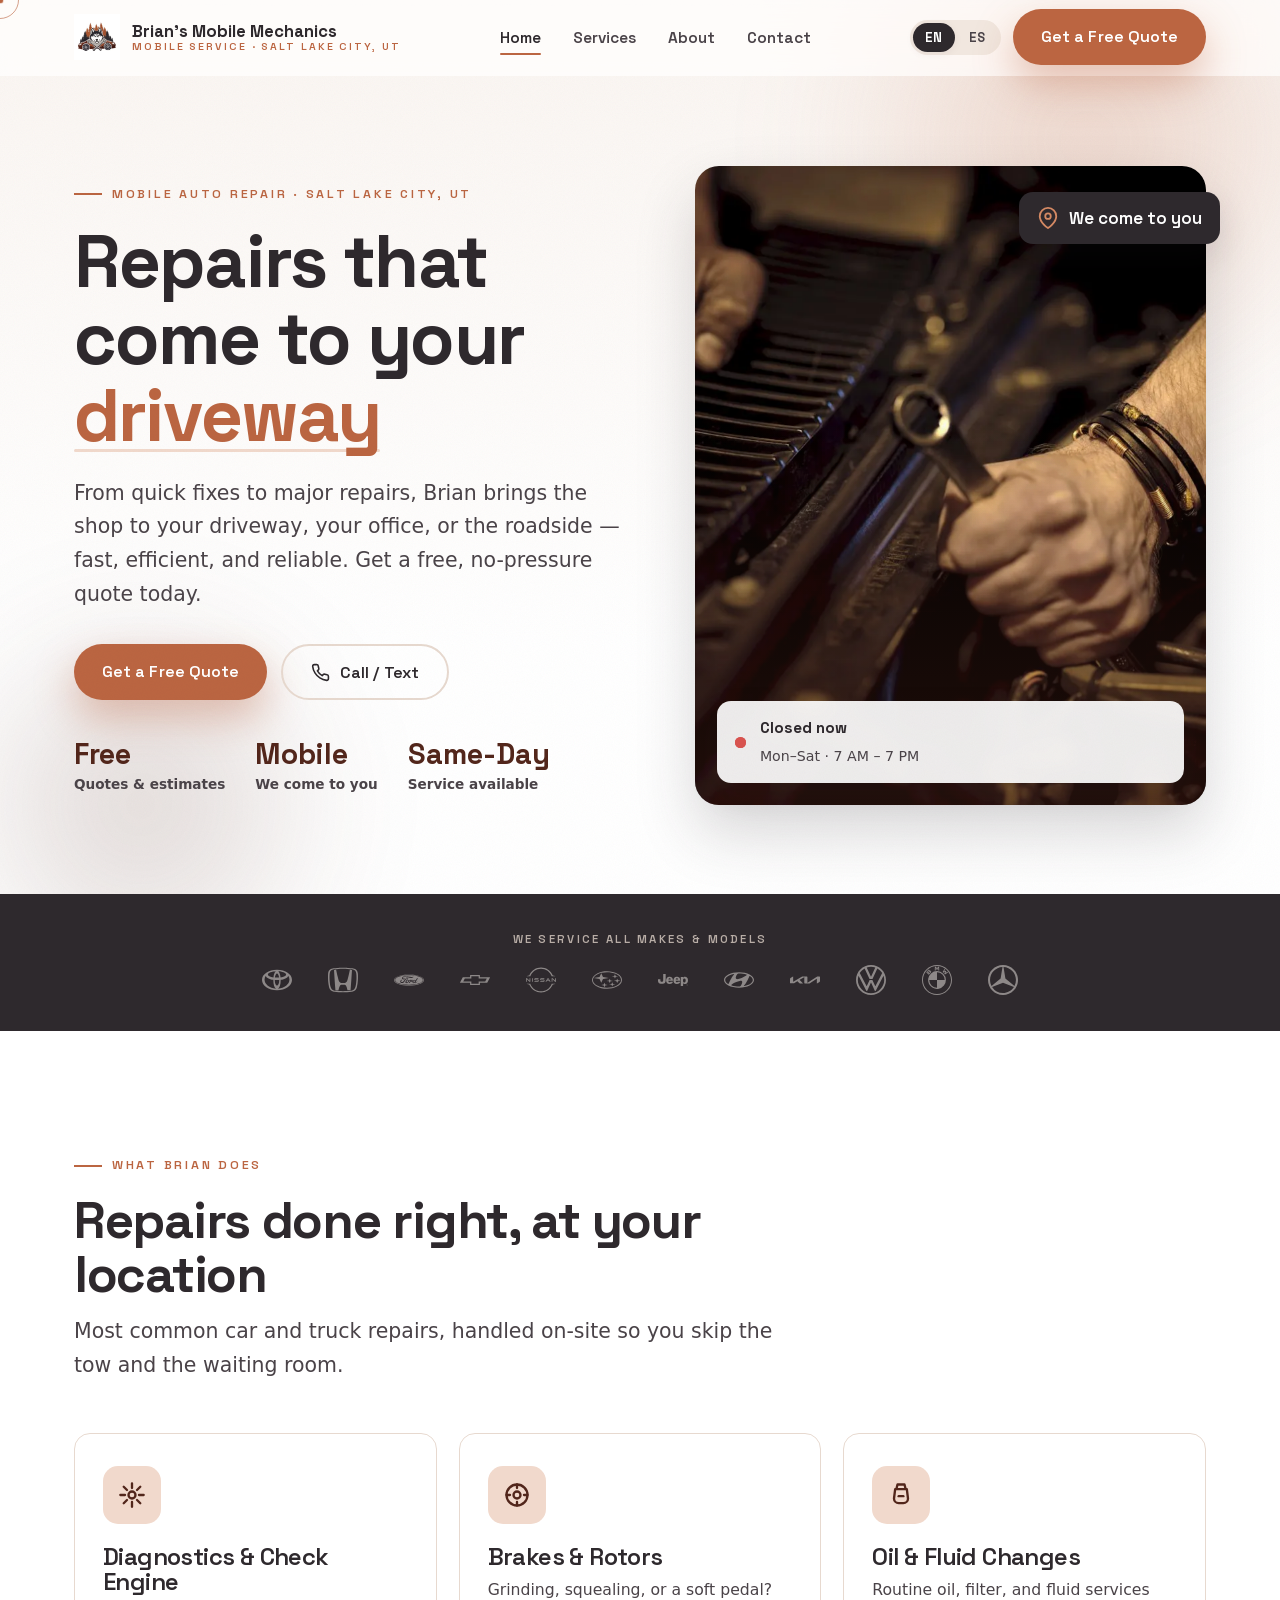
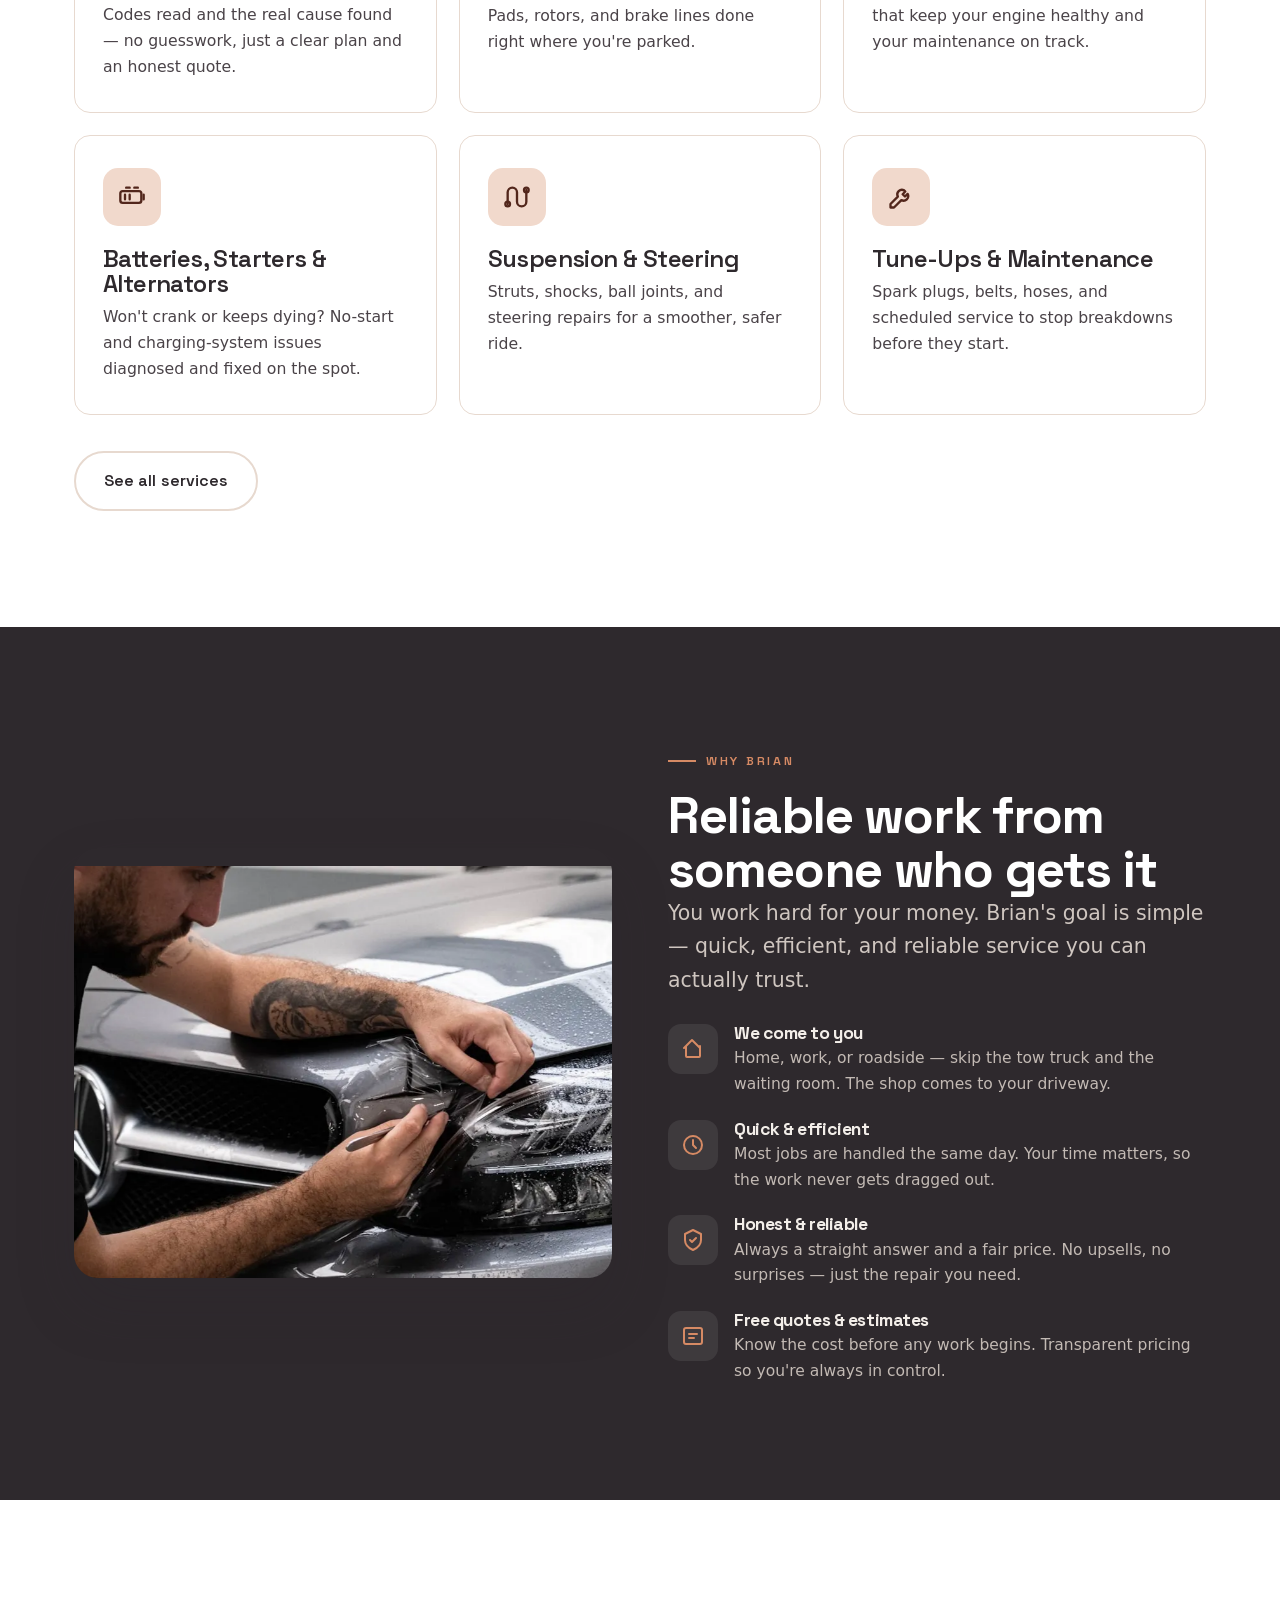
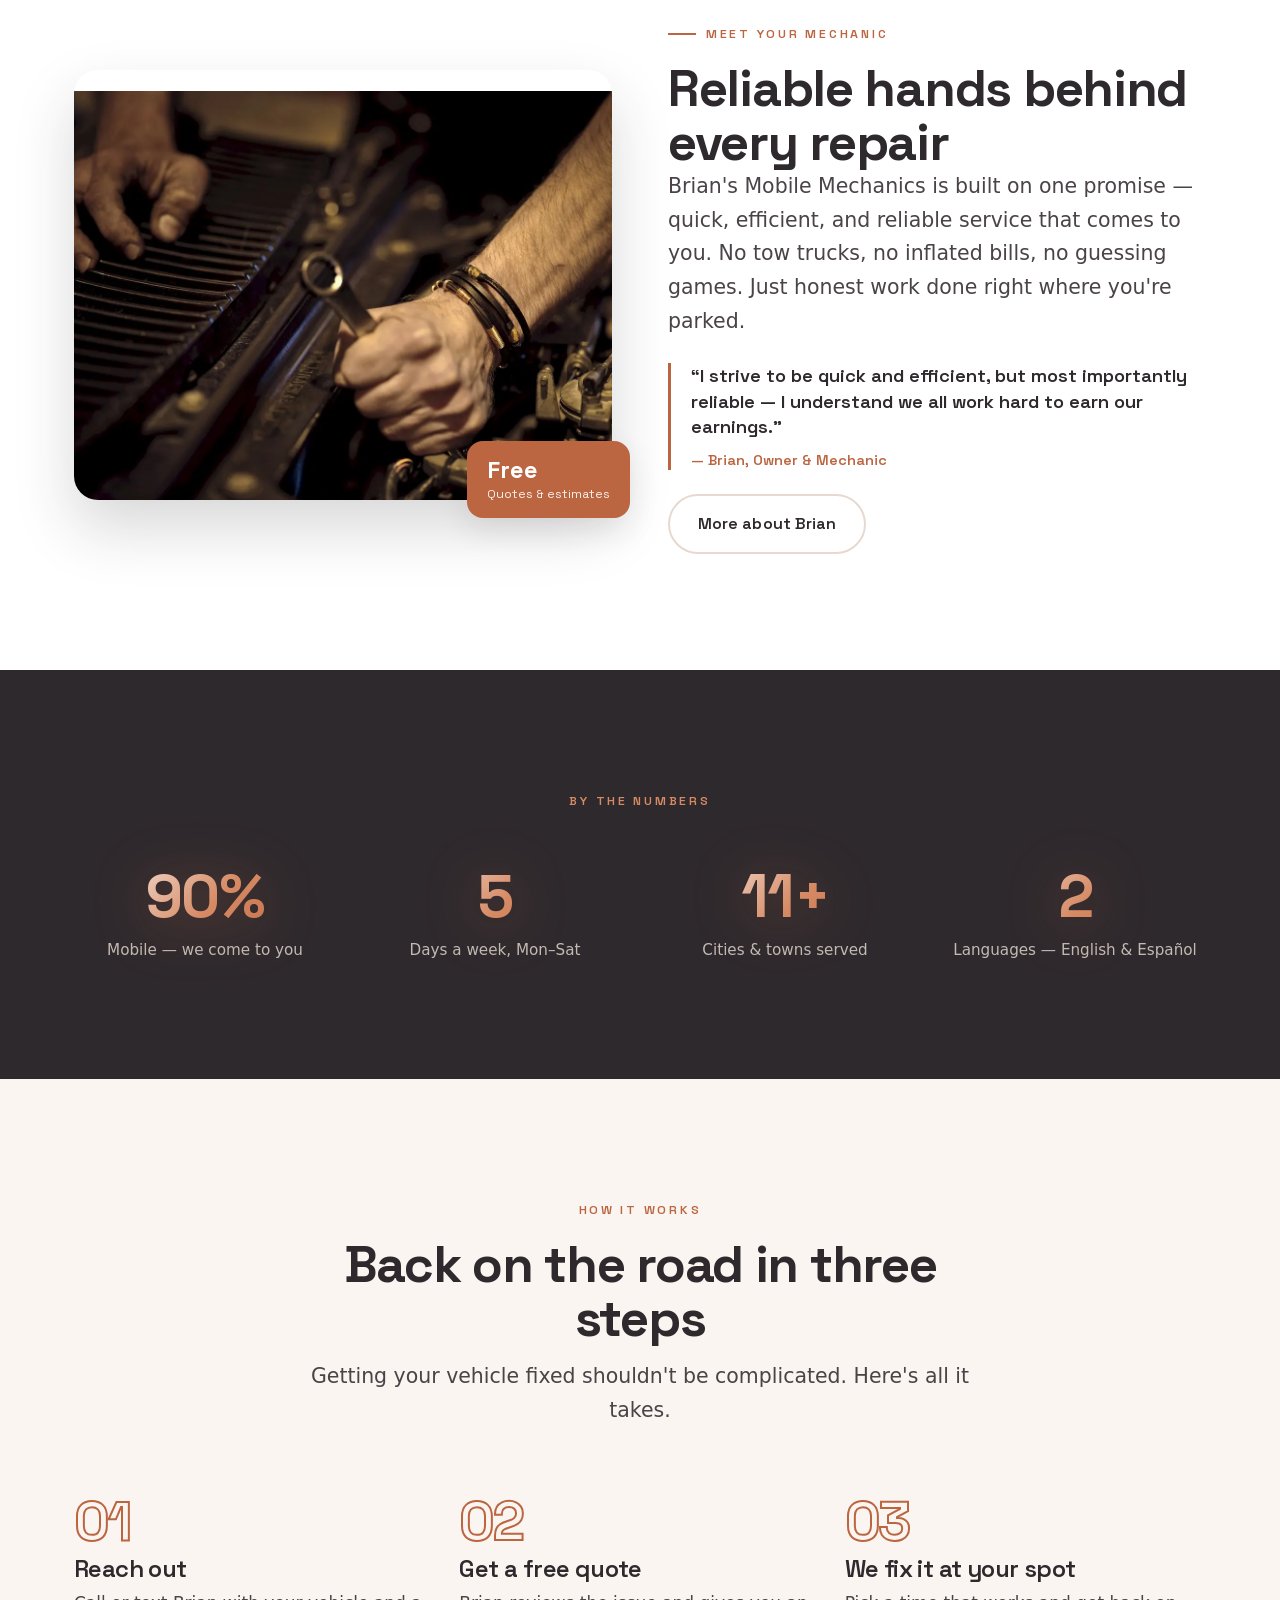
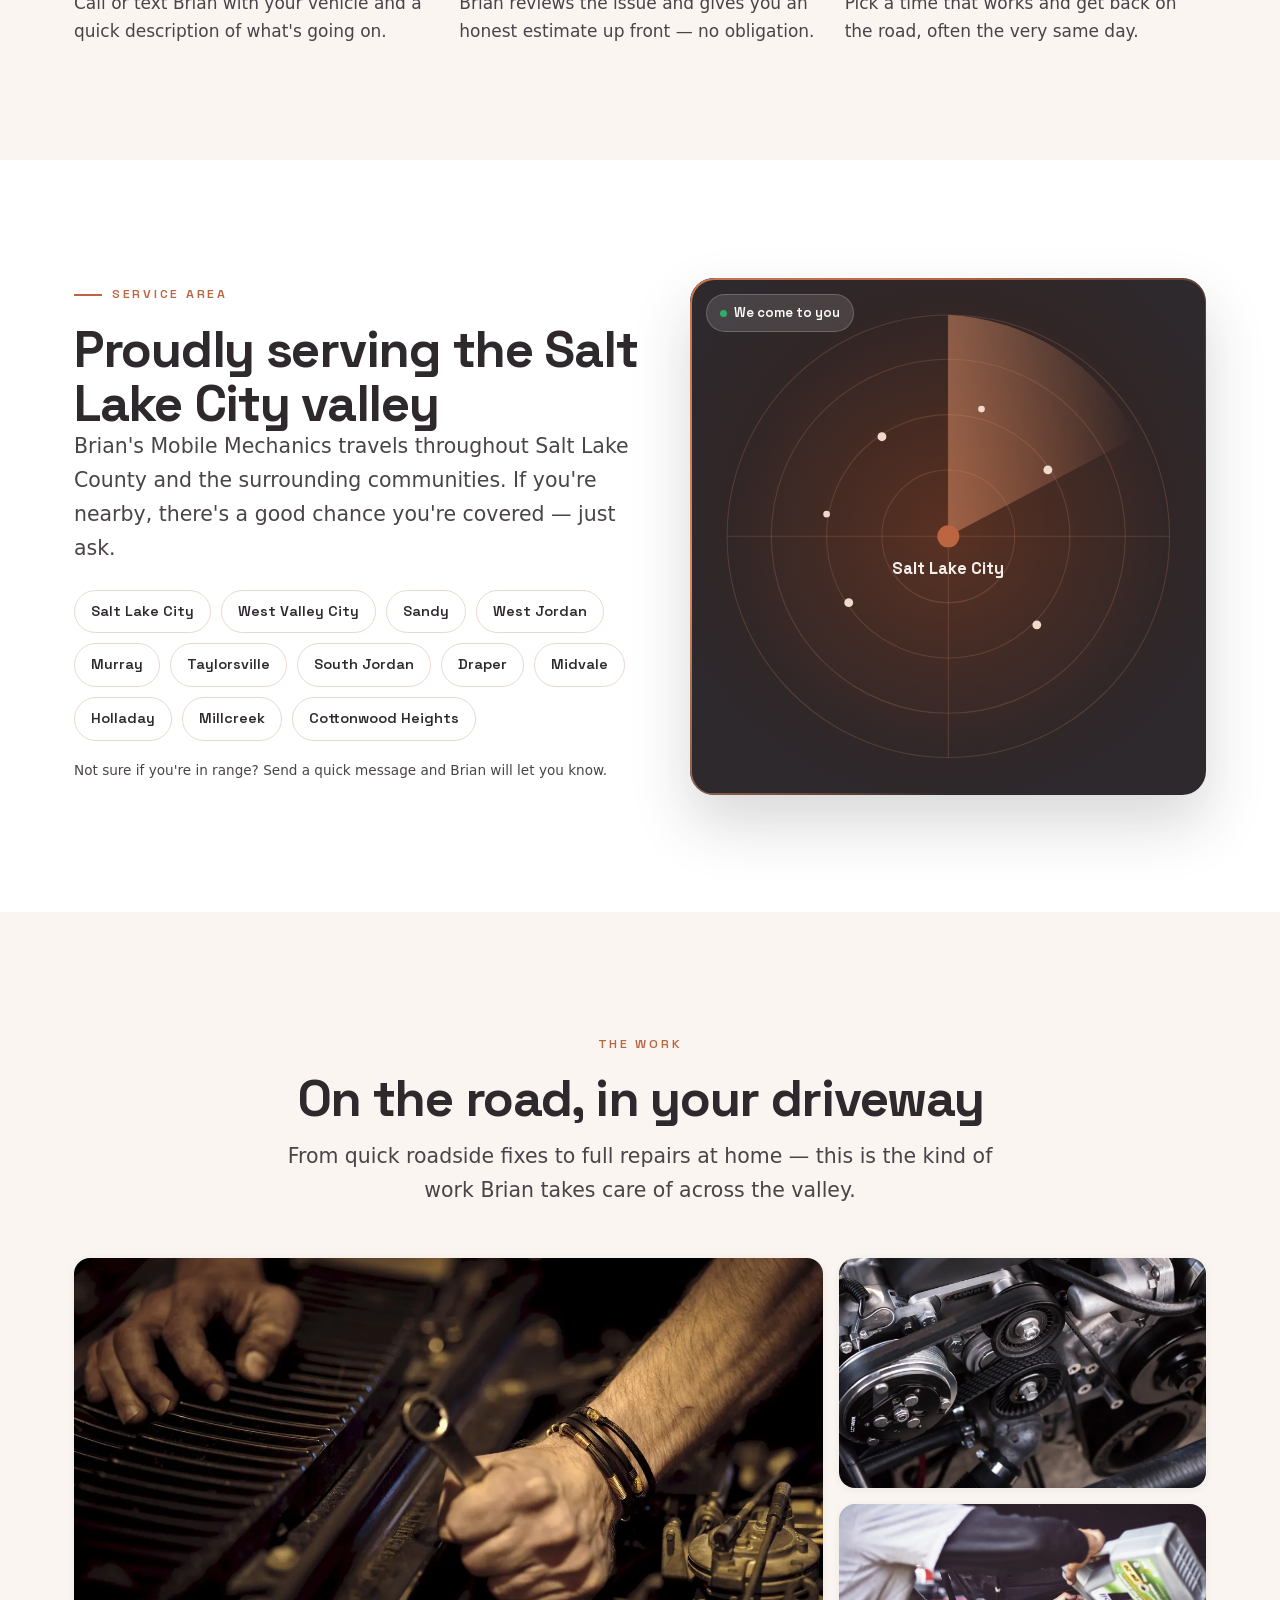
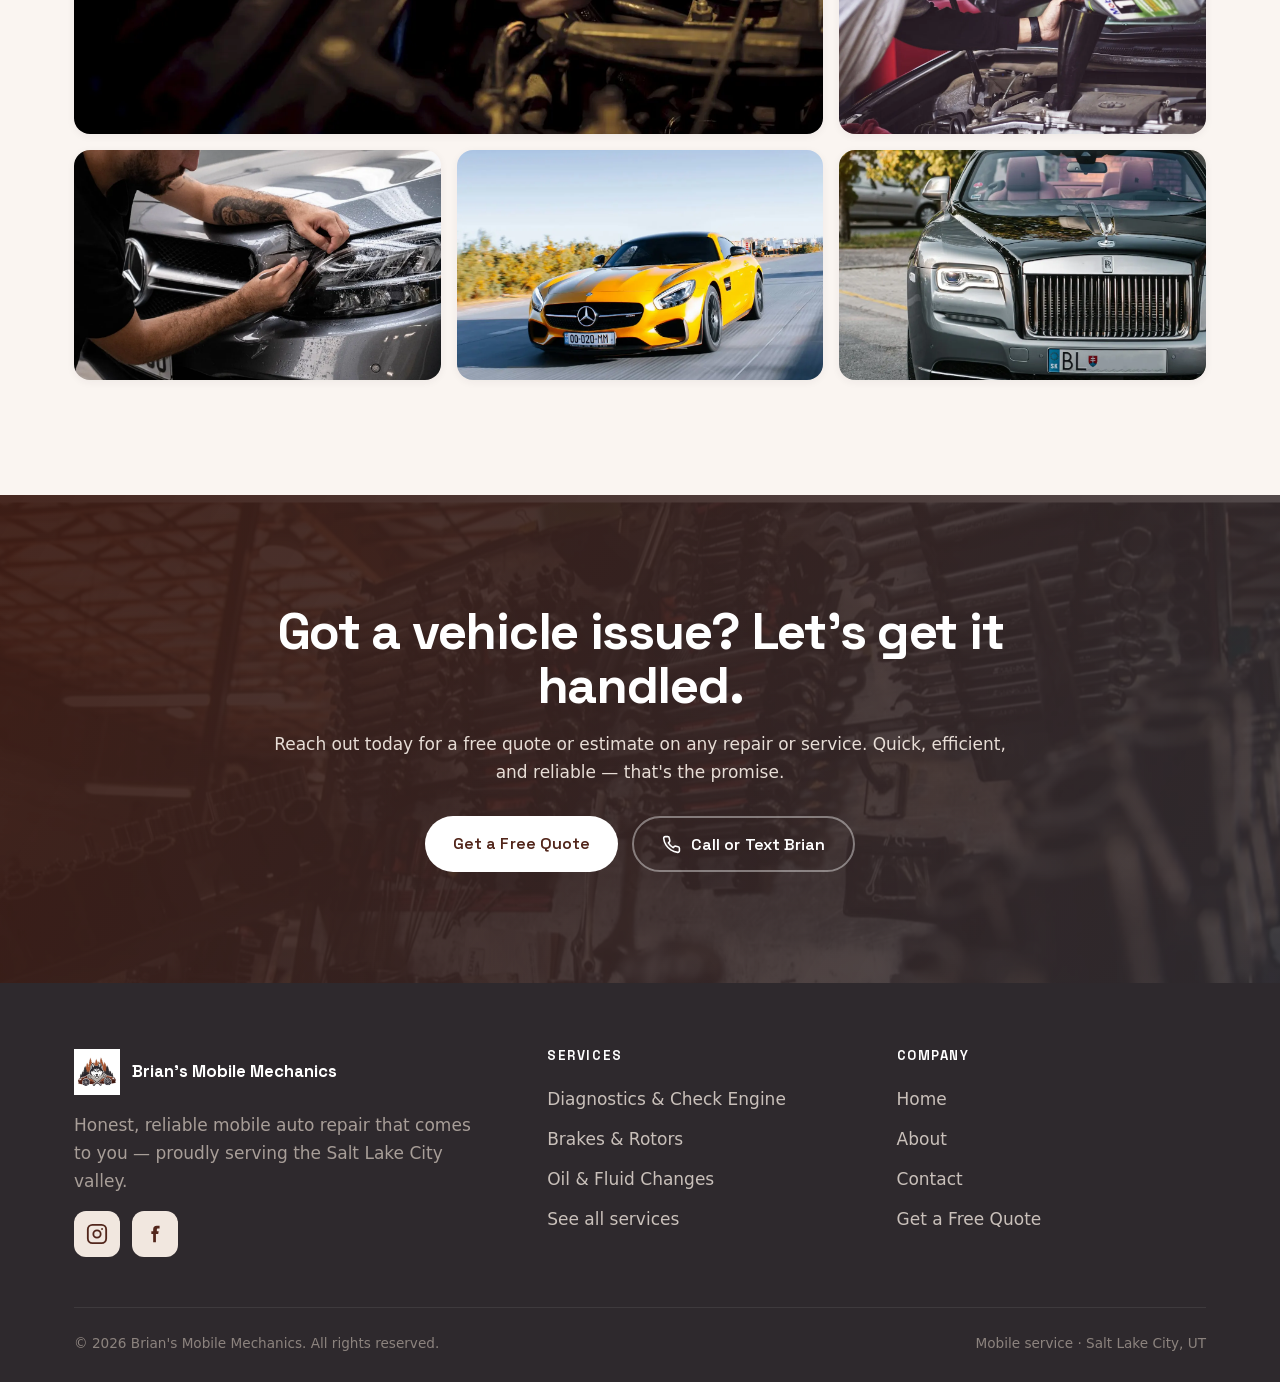
<file: index.html>
<!DOCTYPE html>
<html lang="en">
<head>
  <meta charset="UTF-8" />
  <meta name="viewport" content="width=device-width, initial-scale=1" />
  <title>Brian's Mobile Mechanics | Mobile Auto Repair in Salt Lake City, UT</title>
  <meta name="description" content="Honest, reliable mobile auto repair in Salt Lake City, UT. Brian comes to your home, work, or roadside for brakes, diagnostics, oil changes & more. Free quotes — call or text today." />
  <meta name="keywords" content="mobile mechanic Salt Lake City, mobile auto repair SLC, car repair near me, brake repair, check engine light, oil change, mechanic comes to you Utah" />
  <link rel="canonical" href="https://briansmobilemechanics.com/" />
  <meta name="robots" content="index, follow" />
  <meta name="theme-color" content="#2e292d" />
  <meta name="geo.region" content="US-UT" />
  <meta name="geo.placename" content="Salt Lake City" />

  <!-- Open Graph -->
  <meta property="og:type" content="business.business" />
  <meta property="og:site_name" content="Brian's Mobile Mechanics" />
  <meta property="og:title" content="Brian's Mobile Mechanics | Mobile Auto Repair in Salt Lake City" />
  <meta property="og:description" content="Honest, reliable mobile auto repair that comes to you across the Salt Lake City valley. Free quotes — call or text today." />
  <meta property="og:url" content="https://briansmobilemechanics.com/" />
  <meta property="og:image" content="https://briansmobilemechanics.com/assets/icon-512.png" />
  <meta property="og:locale" content="en_US" />
  <meta property="og:locale:alternate" content="es_US" />
  <meta name="twitter:card" content="summary_large_image" />

  <link rel="icon" href="favicon.svg" type="image/svg+xml" />
  <link rel="icon" href="assets/favicon-32.png" sizes="32x32" type="image/png" />
  <link rel="apple-touch-icon" href="assets/apple-touch-icon.png" />
  <link rel="manifest" href="site.webmanifest" />

  <link rel="preload" as="image" href="assets/repair-hands.webp" />
  <link rel="preload" as="font" type="font/woff2" href="assets/fonts/space-grotesk-latin.woff2" crossorigin />
  <link rel="stylesheet" href="fonts.css" />
  <link rel="stylesheet" href="styles.css" />
  <script src="i18n.js" defer></script>
  <script src="main.js" defer></script>

  <!-- Local business structured data -->
  <script type="application/ld+json">
  {
    "@context": "https://schema.org",
    "@type": "AutoRepair",
    "name": "Brian's Mobile Mechanics",
    "image": "https://briansmobilemechanics.com/assets/icon-512.png",
    "url": "https://briansmobilemechanics.com/",
    "telephone": "+1-909-449-4334",
    "priceRange": "$$",
    "description": "Mobile auto repair serving Salt Lake City and the surrounding valley. Brakes, diagnostics, oil changes, batteries, suspension and more — at your home, work, or roadside.",
    "areaServed": [
      { "@type": "City", "name": "Salt Lake City" },
      { "@type": "City", "name": "West Valley City" },
      { "@type": "City", "name": "Sandy" },
      { "@type": "City", "name": "West Jordan" },
      { "@type": "City", "name": "Murray" },
      { "@type": "City", "name": "Taylorsville" },
      { "@type": "City", "name": "South Jordan" },
      { "@type": "City", "name": "Draper" },
      { "@type": "City", "name": "Midvale" },
      { "@type": "City", "name": "Holladay" }
    ],
    "address": {
      "@type": "PostalAddress",
      "addressLocality": "Salt Lake City",
      "addressRegion": "UT",
      "addressCountry": "US"
    },
    "geo": { "@type": "GeoCoordinates", "latitude": 40.7608, "longitude": -111.8910 },
    "openingHoursSpecification": [{
      "@type": "OpeningHoursSpecification",
      "dayOfWeek": ["Monday","Tuesday","Wednesday","Thursday","Friday","Saturday"],
      "opens": "07:00", "closes": "19:00"
    }],
    "sameAs": [
      "https://www.instagram.com/briansmobilemechanics",
      "https://www.facebook.com/61585430262783"
    ]
  }
  </script>
</head>
<body>

  <!-- Intro loader -->
  <div class="intro" aria-hidden="true">
    <div class="intro-inner">
      <img src="assets/logo-hero.webp" width="320" height="320" alt="" />
      <div class="intro-bar"><i></i></div>
      <div class="intro-count">0%</div>
    </div>
  </div>

  <!-- ===== Header ===== -->
  <header class="site-header">
    <div class="wrap">
      <a class="brand" href="index.html" aria-label="Brian's Mobile Mechanics — Home">
        <img src="assets/logo-header.webp" width="46" height="46" alt="Brian's Mobile Mechanics logo" />
        <b>Brian's Mobile Mechanics<span data-i18n="footer_area">Mobile service · Salt Lake City, UT</span></b>
      </a>

      <nav class="nav" aria-label="Primary">
        <a href="index.html" class="active" data-i18n="nav_home">Home</a>
        <a href="services.html" data-i18n="nav_services">Services</a>
        <a href="about.html" data-i18n="nav_about">About</a>
        <a href="contact.html" data-i18n="nav_contact">Contact</a>
        <a href="contact.html" class="btn btn--primary nav-cta" data-i18n="btn_quote">Get a Free Quote</a>
      </nav>

      <div class="header-actions">
        <div class="lang-toggle" role="group" aria-label="Language">
          <button data-lang-btn="en" aria-pressed="true">EN</button>
          <button data-lang-btn="es" aria-pressed="false">ES</button>
        </div>
        <a href="contact.html" class="btn btn--primary header-cta" data-i18n="btn_quote">Get a Free Quote</a>
        <button class="menu-btn" aria-label="Menu" aria-expanded="false" aria-controls="nav"><span></span></button>
      </div>
    </div>
  </header>

  <main>
    <!-- ===== Hero ===== -->
    <section class="hero">
      <div class="hero-bg"></div>
      <div class="wrap hero-grid">
        <div class="hero-copy">
          <span class="eyebrow" data-reveal data-i18n="hero_eyebrow">Mobile Auto Repair · Salt Lake City, UT</span>
          <h1 data-reveal data-delay="1" data-i18n="hero_title">Repairs that come to your <span class="rotator"><span>driveway</span></span></h1>
          <p class="lead" data-reveal data-delay="2" data-i18n="hero_lead">From quick fixes to major repairs, Brian brings the shop to your driveway, your office, or the roadside — fast, efficient, and reliable. Get a free, no-pressure quote today.</p>
          <div class="hero-cta" data-reveal data-delay="3">
            <a href="contact.html" class="btn btn--primary" data-i18n="hero_cta1">Get a Free Quote</a>
            <button class="btn btn--ghost" onclick="bmmCall()">
              <svg viewBox="0 0 24 24" fill="none" stroke="currentColor" stroke-width="2" stroke-linecap="round" stroke-linejoin="round"><path d="M22 16.92v3a2 2 0 0 1-2.18 2 19.79 19.79 0 0 1-8.63-3.07 19.5 19.5 0 0 1-6-6 19.79 19.79 0 0 1-3.07-8.67A2 2 0 0 1 4.11 2h3a2 2 0 0 1 2 1.72c.13.96.36 1.9.7 2.81a2 2 0 0 1-.45 2.11L8.09 9.91a16 16 0 0 0 6 6l1.27-1.27a2 2 0 0 1 2.11-.45c.9.34 1.85.57 2.81.7A2 2 0 0 1 22 16.92z"/></svg>
              <span data-i18n="btn_call">Call / Text</span>
            </button>
          </div>
          <div class="hero-trust" data-reveal data-delay="4">
            <div><b data-i18n="trust1_b">Free</b><span data-i18n="trust1_s">Quotes &amp; estimates</span></div>
            <div><b data-i18n="trust2_b">Mobile</b><span data-i18n="trust2_s">We come to you</span></div>
            <div><b data-i18n="trust3_b">Same-Day</b><span data-i18n="trust3_s">Service available</span></div>
          </div>
        </div>

        <div class="hero-visual" data-reveal data-delay="2">
          <div class="hero-photo">
            <img src="assets/repair-hands.webp" width="1120" height="1400" alt="Mechanic working on a car engine with a wrench" fetchpriority="high" />
          </div>
          <div class="hero-float">
            <svg viewBox="0 0 24 24" fill="none" stroke="currentColor" stroke-width="2" stroke-linecap="round" stroke-linejoin="round"><path d="M21 10c0 7-9 13-9 13s-9-6-9-13a9 9 0 0 1 18 0z"/><circle cx="12" cy="10" r="3"/></svg>
            <span data-i18n="hero_float">We come to you</span>
          </div>
          <div class="hero-badge" id="hero-status">
            <span class="dot"></span>
            <div><b>Open now</b><small>Mon–Sat · 7 AM – 7 PM</small></div>
          </div>
        </div>
      </div>
    </section>

    <!-- ===== Brand band ===== -->
    <div class="strip">
      <div class="brand-band">
        <span class="brands-label" data-i18n="brands_title">We service all makes &amp; models</span>
        <div class="brands-row">
          <span class="brand-logo" title="Toyota"><svg viewBox="0 0 24 24" fill="currentColor" role="img" aria-label="Toyota"><path d="M12 3.848C5.223 3.848 0 7.298 0 12c0 4.702 5.224 8.152 12 8.152S24 16.702 24 12c0-4.702-5.223-8.152-12-8.152zm7.334 3.839c0 1.08-1.725 1.913-4.488 2.246-.26-2.58-1.005-4.279-1.963-4.913 2.948.184 6.45 1.227 6.45 2.667zM12 16.401c-.96 0-1.746-1.5-1.808-4.389.577.047 1.18.072 1.808.072.628 0 1.23-.025 1.807-.072-.061 2.89-.847 4.389-1.807 4.389zm0-6.308c-.59 0-1.155-.019-1.69-.054.261-1.728.92-3.15 1.69-3.15.77 0 1.428 1.422 1.689 3.15-.535.034-1.099.054-1.689.054zm-.882-5.075c-.956.633-1.706 2.333-1.964 4.915C6.391 9.6 4.665 8.767 4.665 7.687c0-1.44 3.504-2.49 6.453-2.669zM2.037 11.68a5.265 5.265 0 011.048-3.164c.27 1.547 2.522 2.881 5.972 3.37V12c0 3.772.879 6.203 2.087 6.97-5.107-.321-9.107-3.48-9.107-7.29zm10.823 7.29c1.207-.767 2.087-3.198 2.087-6.97v-.115c3.447-.488 5.704-1.826 5.972-3.37a5.26 5.26 0 011.049 3.165c-.004 3.81-4.008 6.969-9.109 7.29z"/></svg></span>
          <span class="brand-logo" title="Honda"><svg viewBox="0 0 24 24" fill="currentColor" role="img" aria-label="Honda"><path d="M23.902 6.87c-.33-3.218-2.47-3.895-4.354-4.204-.946-.16-2.63-.3-3.716-.34-.946-.06-3.168-.09-3.835-.09-.657 0-2.89.03-3.835.09-1.076.04-2.77.18-3.716.34C2.563 2.985.42 3.66.092 6.87c-.08.877-.1 2.023-.09 3.248.03 2.031.2 3.406.3 4.363.07.657.338 2.62.687 3.636.478 1.395.916 1.803 1.424 2.222.937.757 2.471.996 2.79 1.056 1.733.31 5.24.368 6.784.368 1.544 0 5.05-.05 6.784-.368.329-.06 1.863-.29 2.79-1.056.508-.419.946-.827 1.424-2.222.35-1.016.628-2.979.698-3.636.1-.957.279-2.332.299-4.363.04-1.225.01-2.371-.08-3.248m-1.176 5.4c-.19 2.57-.418 4.104-.747 5.22-.29.976-.637 1.623-1.165 2.092-.867.787-2.063.956-2.76 1.056-1.514.23-4.055.3-6.057.3-2.002 0-4.543-.08-6.057-.3-.697-.1-1.893-.269-2.76-1.056-.518-.469-.876-1.126-1.155-2.093-.329-1.105-.558-2.65-.747-5.22-.11-1.543-.09-4.054.08-5.4.258-2.011 1.255-3.018 3.387-3.396.996-.18 2.34-.31 3.606-.37 1.016-.07 2.7-.1 3.636-.09.936-.01 2.62.03 3.636.09 1.275.06 2.61.19 3.606.37 2.142.378 3.139 1.395 3.388 3.397.199 1.345.229 3.856.11 5.4m-5.202-8.39c-.548 2.462-.767 3.588-1.216 5.37-.428 1.715-.767 3.298-1.335 4.065-.587.777-1.365.947-1.893 1.006-.279.03-.478.04-1.066.05-.596 0-.796-.02-1.075-.05-.528-.06-1.315-.229-1.892-1.006-.578-.767-.907-2.35-1.335-4.064-.47-1.773-.678-2.91-1.236-5.37 0 0-.548.02-.797.04-.329.02-.588.05-.867.09.343 5.372.692 11.079 1.126 16.13a21.983 21.983 0 002.39.169c.33-1.266.748-3.02 1.207-3.767.378-.608.966-.677 1.295-.717.518-.07.956-.08 1.165-.08.2-.01.637 0 1.165.08.33.05.917.11 1.295.717.47.747.877 2.5 1.206 3.766 0 0 .358-.01 1.165-.05.41-.018.82-.058 1.226-.12.458-5.39.785-10.728 1.126-16.128-.28-.04-.538-.07-.867-.09-.23-.02-.787-.04-.787-.04z"/></svg></span>
          <span class="brand-logo" title="Ford"><svg viewBox="0 0 24 24" fill="currentColor" role="img" aria-label="Ford"><path d="M12 8.236C5.872 8.236.905 9.93.905 12.002S5.872 15.767 12 15.767c6.127 0 11.094-1.693 11.094-3.765 0-2.073-4.967-3.766-11.094-3.766zm-5.698 6.24c-.656.005-1.233-.4-1.3-1.101a1.415 1.415 0 0 1 .294-1.02c.195-.254.525-.465.804-.517.09-.017.213-.006.264.054.079.093.056.194-.023.234-.213.109-.47.295-.597.55a.675.675 0 0 0 .034.696c.263.397.997.408 1.679-.225.169-.156.32-.304.473-.48.3-.344.4-.47.8-1.024.005-.006.006-.014.004-.018-.003-.007-.009-.01-.02-.01-.267.007-.5.087-.725.255-.065.048-.159.041-.2-.021-.046-.07-.013-.163.062-.215.363-.253.76-.298 1.166-.367 0 0 .028.002.051-.03.167-.213.292-.405.47-.621.178-.22.41-.42.586-.572.246-.212.404-.283.564-.37.043-.022-.005-.049-.018-.049-.896-.168-1.827-.386-2.717-.056-.616.23-.887.718-.757 1.045.093.231.397.27.683.13a1.55 1.55 0 0 0 .611-.544c.087-.134.27-.038.171.195-.26.611-.757 1.097-1.363 1.118-.516.016-.849-.363-.848-.831.002-.924 1.03-1.532 2.11-1.622 1.301-.108 2.533.239 3.825.395.989.12 1.938.123 2.932-.106.118-.025.2.05.193.168-.01.172-.143.337-.47.516-.373.204-.763.266-1.17.27-.984.008-1.901-.376-2.85-.582.002.041.012.091-.023.117-.525.388-1 .782-1.318 1.334-.011.013-.005.025.013.024.277-.015.525-.022.783-.042.045-.004.047-.015.043-.048a.64.64 0 0 1 .2-.558c.172-.153.387-.17.53-.06.16.126.147.353.058.523a.63.63 0 0 1-.382.31s-.03.006-.026.034c.006.043.2.151.217.18.017.027.008.07-.021.102a.123.123 0 0 1-.095.045c-.033 0-.053-.012-.096-.035a.92.92 0 0 1-.27-.217c-.024-.031-.037-.032-.099-.029-.279.017-.714.059-1.009.096-.071.008-.082.022-.096.047-.47.775-.972 1.61-1.523 2.17-.592.6-1.083.758-1.604.762zM19.05 10.71c-.091.158-1.849 2.834-1.96 3.11-.035.088-.04.155-.004.204.092.124.297.051.425-.038.381-.262.645-.58.937-.858.017-.013.046-.018.065 0 .043.04.106.091.15.137a.04.04 0 0 1 .002.057 5.873 5.873 0 0 1-.904.911c-.47.364-.939.457-1.172.224a.508.508 0 0 1-.14-.316c-.002-.057-.031-.06-.058-.034-.278.275-.76.579-1.198.362-.366-.18-.451-.618-.383-.986.001-.008-.006-.06-.051-.03a1.28 1.28 0 0 1-.3.162.853.853 0 0 1-.366.077.518.518 0 0 1-.451-.253.759.759 0 0 1-.095-.347c-.001-.011-.017-.032-.033-.005-.3.457-.579.899-.875 1.363-.016.022-.03.036-.06.037l-.587.001c-.036 0-.053-.028-.034-.063.104-.2.674-1.03 1.06-1.736.107-.194.085-.294.019-.337-.083-.054-.248.027-.387.133-.379.287-.697.735-.859.935-.095.117-.185.291-.433.56-.391.425-.91.669-1.408.5a.848.848 0 0 1-.546-.58c-.015-.052-.044-.066-.073-.032-.08.1-.245.249-.383.342-.015.011-.052.033-.084.017a.851.851 0 0 1-.152-.199.07.07 0 0 1 .016-.08c.197-.173.305-.271.391-.38.064-.08.113-.17.17-.315.12-.302.393-.866.938-1.158a1.81 1.81 0 0 1 .652-.219c.1-.01.183.002.213.08.011.033.039.105.056.158.011.032.003.057-.035.071-.32.122-.643.311-.865.61-.253.338-.321.746-.152.98.123.17.322.2.514.139.29-.092.538-.363.666-.663.138-.329.16-.717.058-1.059-.016-.059-.001-.104.037-.136.077-.063.184-.112.215-.128a.14.14 0 0 1 .182.045c.106.157.163.378.17.607.006.049.026.05.05.025.19-.202.366-.418.568-.58.185-.147.422-.267.643-.262.286.006.428.2.419.546-.001.044.03.04.051.011a1.19 1.19 0 0 1 .24-.264c.198-.163.4-.236.611-.222.26.02.468.257.425.527a.53.53 0 0 1-.281.406.362.362 0 0 1-.405-.044.336.336 0 0 1-.096-.322c.005-.025-.027-.048-.054-.02-.254.264-.273.606-.107.76.183.17.458.056.658-.075.366-.239.65-.563.979-.813.218-.166.467-.314.746-.351a.87.87 0 0 1 .454.052c.2.081.326.25.342.396.004.043.036.048.063.01.158-.246 1.005-1.517 1.075-1.65.02-.041.044-.047.089-.047h.606c.035 0 .051.02.036.047zm-2.32 2.204a.053.053 0 0 0-.003.04c.003.02.03.04.056.05.01.003.015.01.004.032-.075.16-.143.252-.237.391a1.472 1.472 0 0 1-.3.325c-.178.147-.424.307-.628.2-.09-.047-.13-.174-.127-.276.004-.288.132-.584.369-.875.288-.355.607-.539.816-.438.216.103.148.354.05.55zm-5.949-1.881a.398.398 0 0 1 .132-.345c.057-.05.133-.062.18-.022.052.045.027.157-.026.234a.43.43 0 0 1-.245.177c-.018.004-.034-.004-.041-.044zM12 7.5C5.34 7.5 0 9.497 0 12c0 2.488 5.383 4.5 12 4.5s12-2.02 12-4.5-5.383-4.5-12-4.5zm0 8.608C5.649 16.108.5 14.27.5 12.002.5 9.733 5.65 7.895 12 7.895s11.498 1.838 11.498 4.107c0 2.268-5.148 4.106-11.498 4.106z"/></svg></span>
          <span class="brand-logo" title="Chevrolet"><svg viewBox="0 0 24 24" fill="currentColor" role="img" aria-label="Chevrolet"><path d="M23.905 9.784H15.92V8.246a.157.157 0 00-.157-.158H8.238a.157.157 0 00-.157.158v1.538H2.358c-.087 0-.193.07-.237.158L.02 14.058c-.045.088-.011.157.077.157H8.08v1.54c0 .086.07.157.157.157h7.525c.087 0 .157-.07.157-.157v-1.54h5.723c.087 0 .193-.07.238-.157l2.1-4.116c.045-.087.011-.158-.076-.158m-2.494.996l-1.244 2.437h-5.232v1.708H9.07v-1.708H2.595L3.84 10.78h5.232V9.073h5.864v1.707z"/></svg></span>
          <span class="brand-logo" title="Nissan"><svg viewBox="0 0 24 24" fill="currentColor" role="img" aria-label="Nissan"><path d="M20.576 14.955l-.01.028c-1.247 3.643-4.685 6.086-8.561 6.086-3.876 0-7.32-2.448-8.562-6.09l-.01-.029H.71v.329l1.133.133c.7.08.847.39 1.038.78l.048.096c1.638 3.495 5.204 5.752 9.08 5.752 3.877 0 7.443-2.257 9.081-5.747l.048-.095c.19-.39.338-.7 1.038-.781l1.134-.134v-.328zM3.443 9.012c1.247-3.643 4.686-6.09 8.562-6.09 3.876 0 7.319 2.447 8.562 6.09l.01.028h2.728v-.328l-1.134-.133c-.7-.081-.847-.39-1.038-.781l-.047-.096C19.448 4.217 15.88 1.96 12.005 1.96c-3.881 0-7.443 2.257-9.081 5.752l-.048.095c-.19.39-.338.7-1.038.781l-1.133.133v.329h2.724zm13.862 1.586l-1.743 2.795h.752l.31-.5h2.033l.31.5h.747l-1.743-2.795zm1.033 1.766h-1.395l.7-1.124zm2.81-1.066l2.071 2.095H24v-2.795h-.614v2.085l-2.062-2.085h-.795v2.795h.619zM0 13.393h.619v-2.095l2.076 2.095h.781v-2.795h-.619v2.085L.795 10.598H0zm4.843-2.795h.619v2.795h-.62zm4.486 2.204c-.02.005-.096.005-.124.005H6.743v.572h2.5c.019 0 .167 0 .195-.005.51-.048.743-.472.743-.843 0-.381-.243-.79-.705-.833-.09-.01-.166-.01-.2-.01H7.643a.83.83 0 0 1-.181-.014c-.129-.034-.176-.148-.176-.243 0-.086.047-.2.18-.238a.68.68 0 0 1 .172-.014h2.357v-.562H7.6c-.1 0-.176.004-.238.014a.792.792 0 0 0-.695.805c0 .343.214.743.685.81.086.009.205.009.258.009H9.2c.029 0 .1 0 .114.005.181.023.243.157.243.276a.262.262 0 0 1-.228.266zm4.657 0c-.02.005-.096.005-.129.005H11.4v.572h2.5c.019 0 .167 0 .195-.005.51-.048.743-.472.743-.843 0-.381-.243-.79-.705-.833-.09-.01-.166-.01-.2-.01H12.3a.83.83 0 0 1-.181-.014c-.129-.034-.176-.148-.176-.243 0-.086.047-.2.18-.238a.68.68 0 0 1 .172-.014h2.357v-.562h-2.395c-.1 0-.176.004-.238.014a.792.792 0 0 0-.695.805c0 .343.214.743.686.81.085.009.204.009.257.009h1.59c.029 0 .1 0 .114.005.181.023.243.157.243.276a.267.267 0 0 1-.228.266Z"/></svg></span>
          <span class="brand-logo" title="Subaru"><svg viewBox="0 0 24 24" fill="currentColor" role="img" aria-label="Subaru"><path d="M12 4.983c3.004 0 6.224.612 8.786 2.239C22.451 8.286 24 9.9 24 12.002c0 2.456-2.097 4.242-4.106 5.287-2.391 1.238-5.216 1.728-7.894 1.728-3.003 0-6.217-.605-8.78-2.238C1.556 15.714 0 14.101 0 12.003 0 9.536 2.092 7.757 4.106 6.71 6.504 5.474 9.323 4.983 12 4.983zm-.025.746c-2.793 0-5.802.523-8.225 1.983-1.524.912-3.03 2.347-3.03 4.253 0 2.239 2.04 3.806 3.864 4.706 2.258 1.102 4.897 1.53 7.391 1.53 2.798 0 5.809-.523 8.232-1.983 1.517-.918 3.029-2.346 3.029-4.253 0-2.243-2.035-3.813-3.864-4.705-2.258-1.104-4.898-1.53-7.397-1.53zm-10.54 4.686l4.597-.784 1.384-3.003L8.794 9.63l4.596.784-4.596.792-1.378 3.01-1.384-3.01zm10.106 2.289l2.028-.356.605-1.359.606 1.359 2.028.356-2.028.35-.606 1.36-.605-1.36zm4.196-3.621l2.028-.35.605-1.365.606 1.364 2.028.35-2.028.357-.606 1.36-.606-1.36zM13.57 15.51l2.02-.35.607-1.365.612 1.365 2.027.35-2.027.357-.612 1.36-.606-1.36zm-6.23.491l2.028-.35.612-1.366.605 1.366 2.028.35-2.028.357-.605 1.359-.612-1.359zm10.196-3.353l2.022-.357.605-1.359.612 1.359 2.028.357-2.028.35-.612 1.357-.606-1.357Z"/></svg></span>
          <span class="brand-logo" title="Jeep"><svg viewBox="0 0 24 24" fill="currentColor" role="img" aria-label="Jeep"><path d="M4.1651 7.1687v5.2011c0 .6762-.444 1.0777-1.1628 1.0777-.7185 0-1.0992-.5283-1.0992-1.0992v-.9299H0v.9514c0 .972.296 2.7068 3.0235 2.7068 2.7272 0 3.1082-1.8614 3.1082-2.7488V7.1687Zm4.9177 2.1562c-1.7973 0-2.6003 1.6485-2.6003 3.0657 0 1.4168.9094 2.7912 2.7695 2.7912 1.6285.021 2.707-1.0361 2.707-1.8187h-1.7977s-.2113.5078-.8458.5078c-.6343 0-.9934-.3596-.9934-1.2265h3.6576c0-2.7277-1.3526-3.3195-2.897-3.3195zm5.8471 0c-1.7968 0-2.6007 1.6485-2.6007 3.0657 0 1.4168.9094 2.7912 2.7705 2.7912 1.628.021 2.7067-1.0361 2.7067-1.8187h-1.7978s-.2116.5078-.8454.5078c-.6348 0-.9942-.3596-.9942-1.2265h3.6574c0-2.7277-1.3523-3.3195-2.8965-3.3195zm6.7435.0635c-.9132 0-1.3186.4962-1.3401.522-.1283.1538-.2875.3165-.2875-.0782v-.2959h-1.8193v7.295h1.8398V14.822c0-.148.1478-.126.2543 0 .1063.1277.5711.4443 1.3752.4443C23.155 15.2663 24 13.9978 24 12.264c0-2.2415-1.4162-2.8757-2.3266-2.8756Zm-12.401 1.1203c.6766 0 .972.5073.972 1.0365H8.3843c0-.5718.2327-1.0365.8882-1.0365zm5.8468 0c.6767 0 .9724.5073.9724 1.0365H14.231c0-.5718.2332-1.0365.8883-1.0365zm5.9204.296c.9318 0 1.1.7189 1.1 1.4593 0 .74-.1272 1.7124-1.0141 1.7124-.8884 0-1.1212-.5709-1.1017-1.6486.022-1.0788.4441-1.523 1.0158-1.523zm2.2813 4.5664a.5855.5855 0 0 0-.5856.5857c0 .3233.2617.5856.5856.5856.3218 0 .585-.2623.585-.5856 0-.3233-.2632-.5857-.585-.5857zm0 .062a.524.524 0 0 1 .5236.5237c0 .2884-.2346.5246-.5236.5246a.5258.5258 0 0 1-.525-.5246c0-.289.2352-.5236.525-.5236zm-.2108.2024v.6208h.0725v-.2689h.1764l.1159.269h.0806l-.1216-.2873c.0386-.0133.0514-.0227.072-.0447.0266-.0287.0434-.0739.0434-.115 0-.1034-.0796-.174-.195-.174zm.0705.0676h.1722c.072 0 .1177.041.1177.1045 0 .072-.0485.1168-.1278.1168h-.1621z"/></svg></span>
          <span class="brand-logo" title="Hyundai"><svg viewBox="0 0 24 24" fill="currentColor" role="img" aria-label="Hyundai"><path d="M12 18.1622c-6.6275 0-12-2.7586-12-6.163 0-3.4028 5.3725-6.1614 12-6.1614 6.6278 0 12 2.7586 12 6.1614 0 3.4044-5.3722 6.163-12 6.163zM7.6023 7.17C3.701 7.9784.973 9.8302.973 11.9844c0 1.1929.8382 2.2932 2.248 3.1757.1174.0724.1941.0862.251.0826.1019-.006.1593-.0698.201-.146.028-.0485.0631-.1225.0972-.1968.4601-1.0834 2.0776-4.8333 4.2023-7.3758a1.1775 1.1775 0 0 0 .1048-.1461c.046-.084.0356-.1513.0006-.192-.0593-.0647-.2247-.065-.4756-.016zM9.742 8.8995c-1.1728 2.8492 1.0473 2.4961 1.6478 2.3637 1.0203-.2258 1.9944-.6128 2.7746-.925 2.2216-.8887 3.4012-1.7804 3.7925-2.123a1.9839 1.9839 0 0 0 .1076-.0988c.0557-.058.0976-.1192.0976-.2002 0-.0936-.081-.1687-.2374-.2231-.012-.0049-.0517-.021-.0641-.025-1.698-.5415-3.724-.8563-5.9016-.8563-.0168 0-.0586-.0022-.1169 0-.2608.0078-.5509.0664-.787.1888-.7777.4049-1.1163 1.4235-1.313 1.899zm10.5851.0037c-.0268.0487-.0612.1224-.0962.1974-.4599 1.0826-2.0774 4.831-4.2018 7.3733-.0515.063-.0796.1031-.1042.1467-.0492.0846-.0388.1535 0 .1935.0572.0641.2235.0654.474.0157 3.8998-.81 6.628-2.6606 6.628-4.8149 0-1.1925-.836-2.2928-2.2472-3.1745-.1161-.073-.1934-.0871-.25-.083-.1028.0067-.16.0699-.2026.1458zM14.258 15.099c1.173-2.849-1.0483-2.494-1.6467-2.3622-1.0218.225-1.996.613-2.7757.924-2.2226.8883-3.4017 1.782-3.7944 2.1234-.0468.0428-.0833.0742-.1066.0995-.0564.0573-.0967.1178-.0967.2007 0 .0923.08.1688.2362.2229.012.0048.0511.0213.0657.0255 1.696.54 3.722.8557 5.9.8557.0177 0 .0592.0016.1178 0 .2609-.0081.5522-.0677.7871-.1888.7781-.4052 1.1169-1.4234 1.3133-1.9007z"/></svg></span>
          <span class="brand-logo" title="Kia"><svg viewBox="0 0 24 24" fill="currentColor" role="img" aria-label="Kia"><path d="M13.923 14.175c0 .046.015.072.041.072a.123.123 0 0 0 .058-.024l7.48-4.854a.72.72 0 0 1 .432-.13h1.644c.252 0 .422.168.422.42v3.139c0 .38-.084.6-.42.801l-1.994 1.2a.137.137 0 0 1-.067.024c-.024 0-.048-.019-.048-.088v-3.663c0-.043-.012-.071-.041-.071a.113.113 0 0 0-.058.024l-5.466 3.551a.733.733 0 0 1-.42.127h-3.624c-.254 0-.422-.168-.422-.422V9.757c0-.033-.015-.064-.044-.064a.118.118 0 0 0-.057.024L7.732 11.88c-.036.024-.046.041-.046.058 0 .014.008.029.032.055l2.577 2.575c.034.034.058.06.058.089 0 .024-.039.043-.084.043H7.94c-.183 0-.324-.026-.423-.125l-1.562-1.56a.067.067 0 0 0-.048-.024.103.103 0 0 0-.048.015l-2.61 1.57a.72.72 0 0 1-.423.122H.425C.168 14.7 0 14.53 0 14.279v-3.08c0-.38.084-.6.422-.8L2.43 9.192a.103.103 0 0 1 .052-.016c.032 0 .048.03.048.1V13.4c0 .043.01.063.041.063a.144.144 0 0 0 .06-.024L9.407 9.36a.733.733 0 0 1 .446-.124h3.648c.252 0 .422.168.422.42l-.002 4.518z"/></svg></span>
          <span class="brand-logo" title="Volkswagen"><svg viewBox="0 0 24 24" fill="currentColor" role="img" aria-label="Volkswagen"><path d="M12 0C5.36 0 0 5.36 0 12S5.36 24 12 24 24 18.64 24 12 18.64 0 12 0M12 1.41C13.2 1.41 14.36 1.63 15.43 2L12.13 9.13C12.09 9.17 12.09 9.26 12 9.26S11.91 9.17 11.87 9.13L8.57 2C9.64 1.63 10.8 1.42 12 1.42M6.9 2.74L10.72 10.97C10.8 11.14 10.89 11.19 11 11.19H13C13.12 11.19 13.2 11.14 13.29 10.97L17.06 2.74C18.64 3.64 20 4.93 20.96 6.47L15.6 16.84C15.56 16.93 15.5 16.97 15.47 16.97C15.39 16.97 15.39 16.89 15.34 16.84L13.29 12.3C13.2 12.13 13.12 12.09 13 12.09H11C10.89 12.09 10.8 12.13 10.71 12.3L8.66 16.84C8.61 16.89 8.62 16.97 8.53 16.97C8.44 16.97 8.44 16.89 8.4 16.84L3 6.47C3.94 4.93 5.32 3.64 6.9 2.74M2.06 8.53L8.23 20.53C8.31 20.7 8.4 20.83 8.62 20.83C8.83 20.83 8.91 20.7 9 20.53L11.87 14.14C11.91 14.06 11.96 14 12 14C12.09 14 12.09 14.1 12.13 14.14L15.04 20.53C15.13 20.7 15.21 20.83 15.43 20.83C15.64 20.83 15.73 20.7 15.81 20.53L22 8.53C22.37 9.6 22.59 10.76 22.59 12C22.54 17.79 17.79 22.59 12 22.59C6.21 22.59 1.46 17.79 1.46 12C1.46 10.8 1.67 9.65 2.06 8.53Z"/></svg></span>
          <span class="brand-logo" title="BMW"><svg viewBox="0 0 24 24" fill="currentColor" role="img" aria-label="BMW"><path d="M12 0C5.373 0 0 5.373 0 12s5.373 12 12 12 12-5.373 12-12S18.627 0 12 0zm0 .78C18.196.78 23.219 5.803 23.219 12c0 6.196-5.022 11.219-11.219 11.219C5.803 23.219.781 18.196.781 12S5.804.78 12 .78zm-.678.63c-.33.014-.66.042-.992.078l-.107 2.944a9.95 9.95 0 0 1 .71-.094l.07-1.988-.013-.137.043.13.664 1.489h.606l.664-1.488.04-.131-.01.137.07 1.988c.232.022.473.054.71.094l-.109-2.944a14.746 14.746 0 0 0-.992-.078l-.653 1.625-.023.12-.023-.12-.655-1.625zm6.696 1.824l-1.543 2.428c.195.15.452.371.617.522l1.453-.754.092-.069-.069.094-.752 1.453c.163.175.398.458.53.63l2.43-1.544a16.135 16.135 0 0 0-.46-.568L18.777 6.44l-.105.092.078-.115.68-1.356-.48-.48-1.356.68-.115.078.091-.106 1.018-1.539c-.18-.152-.351-.291-.57-.46zM5.5 3.785c-.36.037-.638.283-1.393 1.125a18.97 18.97 0 0 0-.757.914l2.074 1.967c.687-.76.966-1.042 1.508-1.613.383-.405.6-.87.216-1.317-.208-.242-.558-.295-.85-.175l-.028.01.01-.026a.7.7 0 0 0-.243-.734.724.724 0 0 0-.537-.15zm.006.615c.136-.037.277.06.308.2.032.14-.056.272-.154.382-.22.25-1.031 1.098-1.031 1.098l-.402-.383c.417-.51.861-.974 1.062-1.158a.55.55 0 0 1 .217-.139zM12 4.883a7.114 7.114 0 0 0-7.08 6.388v.002a7.122 7.122 0 0 0 8.516 7.697 7.112 7.112 0 0 0 5.68-6.97A7.122 7.122 0 0 0 12 4.885v-.002zm-5.537.242c.047 0 .096.013.14.043.088.059.128.16.106.26-.026.119-.125.231-.205.318l-1.045 1.12-.42-.4s.787-.832 1.045-1.099c.102-.106.168-.17.238-.205a.331.331 0 0 1 .14-.037zM12 5.818A6.175 6.175 0 0 1 18.182 12H12v6.182A6.175 6.175 0 0 1 5.818 12H12V5.818Z"/></svg></span>
          <span class="brand-logo" title="Mercedes-Benz"><svg viewBox="0 0 24 24" fill="currentColor" role="img" aria-label="Mercedes-Benz"><path d="M12 0c6.623 0 12 5.377 12 12s-5.377 12-12 12S0 18.623 0 12 5.377 0 12 0zM3.245 17.539A10.357 10.357 0 0012 22.36c3.681 0 6.917-1.924 8.755-4.821L12 14.203zm10.663-6.641l7.267 5.915A10.306 10.306 0 0022.36 12c0-5.577-4.417-10.131-9.94-10.352zm-2.328-9.25C6.057 1.869 1.64 6.423 1.64 12c0 1.737.428 3.374 1.185 4.813l7.267-5.915z"/></svg></span>
        </div>
      </div>
    </div>

    <!-- ===== Services ===== -->
    <section class="section" id="services">
      <div class="wrap">
        <div class="section-head" data-reveal>
          <span class="eyebrow" data-i18n="svc_eyebrow">What Brian does</span>
          <h2 data-i18n="svc_title">Repairs done right, at your location</h2>
          <p class="lead" data-i18n="svc_sub">Most common car and truck repairs, handled on-site so you skip the tow and the waiting room.</p>
        </div>
        <div class="cards">
          <article class="card" data-reveal>
            <div class="card-ico"><svg viewBox="0 0 24 24" fill="none" stroke="currentColor" stroke-width="2" stroke-linecap="round" stroke-linejoin="round"><path d="M12 2v4M12 18v4M4.9 4.9l2.8 2.8M16.3 16.3l2.8 2.8M2 12h4M18 12h4M4.9 19.1l2.8-2.8M16.3 7.7l2.8-2.8"/><circle cx="12" cy="12" r="3"/></svg></div>
            <h3 data-i18n="svc1_t">Diagnostics &amp; Check Engine</h3>
            <p data-i18n="svc1_d">Codes read and the real cause found — no guesswork, just a clear plan and an honest quote.</p>
          </article>
          <article class="card" data-reveal data-delay="1">
            <div class="card-ico"><svg viewBox="0 0 24 24" fill="none" stroke="currentColor" stroke-width="2" stroke-linecap="round" stroke-linejoin="round"><circle cx="12" cy="12" r="9"/><circle cx="12" cy="12" r="3"/><path d="M12 3v3M12 18v3M3 12h3M18 12h3"/></svg></div>
            <h3 data-i18n="svc2_t">Brakes &amp; Rotors</h3>
            <p data-i18n="svc2_d">Grinding, squealing, or a soft pedal? Pads, rotors, and brake lines done right where you're parked.</p>
          </article>
          <article class="card" data-reveal data-delay="2">
            <div class="card-ico"><svg viewBox="0 0 24 24" fill="none" stroke="currentColor" stroke-width="2" stroke-linecap="round" stroke-linejoin="round"><path d="M9 3h6l1 4H8l1-4zM7 7h10l1 8a4 4 0 0 1-4 4h-4a4 4 0 0 1-4-4l1-8z"/><path d="M10 13h4"/></svg></div>
            <h3 data-i18n="svc3_t">Oil &amp; Fluid Changes</h3>
            <p data-i18n="svc3_d">Routine oil, filter, and fluid services that keep your engine healthy and your maintenance on track.</p>
          </article>
          <article class="card" data-reveal>
            <div class="card-ico"><svg viewBox="0 0 24 24" fill="none" stroke="currentColor" stroke-width="2" stroke-linecap="round" stroke-linejoin="round"><rect x="2" y="7" width="18" height="10" rx="2"/><path d="M22 10v4M6 10v4M10 10v4"/><path d="M7 4h3M14 4h3"/></svg></div>
            <h3 data-i18n="svc4_t">Batteries, Starters &amp; Alternators</h3>
            <p data-i18n="svc4_d">Won't crank or keeps dying? No-start and charging-system issues diagnosed and fixed on the spot.</p>
          </article>
          <article class="card" data-reveal data-delay="1">
            <div class="card-ico"><svg viewBox="0 0 24 24" fill="none" stroke="currentColor" stroke-width="2" stroke-linecap="round" stroke-linejoin="round"><path d="M4 18V8a4 4 0 0 1 8 0v8a4 4 0 0 0 8 0V6"/><circle cx="4" cy="18" r="2"/><circle cx="20" cy="6" r="2"/></svg></div>
            <h3 data-i18n="svc5_t">Suspension &amp; Steering</h3>
            <p data-i18n="svc5_d">Struts, shocks, ball joints, and steering repairs for a smoother, safer ride.</p>
          </article>
          <article class="card" data-reveal data-delay="2">
            <div class="card-ico"><svg viewBox="0 0 24 24" fill="none" stroke="currentColor" stroke-width="2" stroke-linecap="round" stroke-linejoin="round"><path d="M14.7 6.3a4 4 0 0 0-5.4 5.4L3 18v3h3l6.3-6.3a4 4 0 0 0 5.4-5.4l-2.3 2.3-2-2 2.3-2.3z"/></svg></div>
            <h3 data-i18n="svc6_t">Tune-Ups &amp; Maintenance</h3>
            <p data-i18n="svc6_d">Spark plugs, belts, hoses, and scheduled service to stop breakdowns before they start.</p>
          </article>
        </div>
        <div style="margin-top:36px" data-reveal>
          <a href="services.html" class="btn btn--ghost" data-i18n="btn_seeall">See all services</a>
        </div>
      </div>
    </section>


    <!-- ===== Why (dark split) ===== -->
    <section class="section section--ink">
      <div class="wrap split">
        <div class="split-media" data-reveal="left">
          <img src="assets/detail-work.webp" width="1000" height="800" loading="lazy" alt="Mechanic doing detailed work on a vehicle" />
        </div>
        <div data-reveal="right">
          <span class="eyebrow" data-i18n="why_eyebrow">Why Brian</span>
          <h2 data-i18n="why_title">Reliable work from someone who gets it</h2>
          <p class="lead" data-i18n="why_sub">You work hard for your money. Brian's goal is simple — quick, efficient, and reliable service you can actually trust.</p>
          <div class="feature-list">
            <div class="feature">
              <div class="fico"><svg viewBox="0 0 24 24" fill="none" stroke="currentColor" stroke-width="2" stroke-linecap="round" stroke-linejoin="round"><path d="M3 11l8-8 8 8M5 9v10a1 1 0 0 0 1 1h12a1 1 0 0 0 1-1V9"/></svg></div>
              <div><h4 data-i18n="why1_t">We come to you</h4><p data-i18n="why1_d">Home, work, or roadside — skip the tow truck and the waiting room. The shop comes to your driveway.</p></div>
            </div>
            <div class="feature">
              <div class="fico"><svg viewBox="0 0 24 24" fill="none" stroke="currentColor" stroke-width="2" stroke-linecap="round" stroke-linejoin="round"><circle cx="12" cy="12" r="9"/><path d="M12 7v5l3 3"/></svg></div>
              <div><h4 data-i18n="why2_t">Quick &amp; efficient</h4><p data-i18n="why2_d">Most jobs are handled the same day. Your time matters, so the work never gets dragged out.</p></div>
            </div>
            <div class="feature">
              <div class="fico"><svg viewBox="0 0 24 24" fill="none" stroke="currentColor" stroke-width="2" stroke-linecap="round" stroke-linejoin="round"><path d="M12 2l8 4v6c0 5-3.5 8-8 10-4.5-2-8-5-8-10V6l8-4z"/><path d="M9 12l2 2 4-4"/></svg></div>
              <div><h4 data-i18n="why3_t">Honest &amp; reliable</h4><p data-i18n="why3_d">Always a straight answer and a fair price. No upsells, no surprises — just the repair you need.</p></div>
            </div>
            <div class="feature">
              <div class="fico"><svg viewBox="0 0 24 24" fill="none" stroke="currentColor" stroke-width="2" stroke-linecap="round" stroke-linejoin="round"><rect x="3" y="4" width="18" height="16" rx="2"/><path d="M8 10h8M8 14h5"/></svg></div>
              <div><h4 data-i18n="why4_t">Free quotes &amp; estimates</h4><p data-i18n="why4_d">Know the cost before any work begins. Transparent pricing so you're always in control.</p></div>
            </div>
          </div>
        </div>
      </div>
    </section>

    <!-- ===== Owner teaser ===== -->
    <section class="section">
      <div class="wrap split">
        <div class="owner-media" data-reveal="left">
          <div class="split-media"><img src="assets/repair-hands.webp" width="1000" height="800" loading="lazy" alt="Brian working on a customer's vehicle" /></div>
          <div class="owner-badge"><b data-i18n="trust1_b">Free</b><span data-i18n="trust1_s">quotes &amp; estimates</span></div>
        </div>
        <div data-reveal="right">
          <span class="eyebrow" data-i18n="home_about_eyebrow">Meet your mechanic</span>
          <h2 data-i18n="home_about_title">Reliable hands behind every repair</h2>
          <p class="lead" data-i18n="home_about_p">Brian's Mobile Mechanics is built on one promise — quick, efficient, and reliable service that comes to you.</p>
          <blockquote style="margin:24px 0;padding-left:20px;border-left:3px solid var(--orange);font-family:var(--display);font-weight:600;font-size:1.15rem;color:var(--ink);line-height:1.4">
            <span data-i18n="about_quote">“I strive to be quick and efficient, but most importantly reliable — I understand we all work hard to earn our earnings.”</span>
            <cite style="display:block;margin-top:10px;font-style:normal;font-weight:600;font-size:.9rem;color:var(--orange)" data-i18n="about_quote_by">— Brian, Owner &amp; Mechanic</cite>
          </blockquote>
          <a href="about.html" class="btn btn--ghost" data-i18n="home_about_cta">More about Brian</a>
        </div>
      </div>
    </section>

    <!-- ===== Stats band ===== -->
    <section class="section section--ink stats-band">
      <div class="wrap">
        <div class="section-head center" data-reveal style="margin-bottom:36px">
          <span class="eyebrow" data-i18n="stats_eyebrow">By the numbers</span>
        </div>
        <div class="stats" data-reveal>
          <div class="stat"><div class="stat-num" data-count="100" data-suffix="%">100%</div><p data-i18n="stat1_l">Mobile — we come to you</p></div>
          <div class="stat"><div class="stat-num" data-count="6">6</div><p data-i18n="stat2_l">Days a week, Mon–Sat</p></div>
          <div class="stat"><div class="stat-num" data-count="12" data-suffix="+">12+</div><p data-i18n="stat3_l">Cities &amp; towns served</p></div>
          <div class="stat"><div class="stat-num" data-count="2">2</div><p data-i18n="stat4_l">Languages — English &amp; Español</p></div>
        </div>
      </div>
    </section>

    <!-- ===== Steps ===== -->
    <section class="section section--cream">
      <div class="wrap">
        <div class="section-head center" data-reveal>
          <span class="eyebrow" data-i18n="steps_eyebrow">How it works</span>
          <h2 data-i18n="steps_title">Back on the road in three steps</h2>
          <p class="lead" data-i18n="steps_sub">Getting your vehicle fixed shouldn't be complicated. Here's all it takes.</p>
        </div>
        <div class="steps">
          <div class="step" data-reveal><div class="num">01</div><h3 data-i18n="step1_t">Reach out</h3><p data-i18n="step1_d">Call or text Brian with your vehicle and a quick description of what's going on.</p></div>
          <div class="step" data-reveal data-delay="1"><div class="num">02</div><h3 data-i18n="step2_t">Get a free quote</h3><p data-i18n="step2_d">Brian reviews the issue and gives you an honest estimate up front — no obligation.</p></div>
          <div class="step" data-reveal data-delay="2"><div class="num">03</div><h3 data-i18n="step3_t">We fix it at your spot</h3><p data-i18n="step3_d">Pick a time that works and get back on the road, often the very same day.</p></div>
        </div>
      </div>
    </section>

    <!-- ===== Service area ===== -->
    <section class="section">
      <div class="wrap area-grid">
        <div data-reveal="left">
          <span class="eyebrow" data-i18n="area_eyebrow">Service area</span>
          <h2 data-i18n="area_title">Proudly serving the Salt Lake City valley</h2>
          <p class="lead" data-i18n="area_p">Brian's Mobile Mechanics travels throughout Salt Lake County and the surrounding communities. If you're nearby, there's a good chance you're covered — just ask.</p>
          <div class="chips">
            <span class="chip">Salt Lake City</span><span class="chip">West Valley City</span><span class="chip">Sandy</span><span class="chip">West Jordan</span><span class="chip">Murray</span><span class="chip">Taylorsville</span><span class="chip">South Jordan</span><span class="chip">Draper</span><span class="chip">Midvale</span><span class="chip">Holladay</span><span class="chip">Millcreek</span><span class="chip">Cottonwood Heights</span>
          </div>
          <p class="form-note" style="margin-top:18px" data-i18n="area_note">Not sure if you're in range? Send a quick message and Brian will let you know.</p>
        </div>
        <div class="radar-wrap glow-border" data-reveal="right" data-delay="1" aria-hidden="true">
          <svg class="radar" viewBox="0 0 420 420" role="img">
            <defs>
              <radialGradient id="radarGlow" cx="50%" cy="50%" r="50%">
                <stop offset="0%" stop-color="#bb6541" stop-opacity="0.25"/>
                <stop offset="100%" stop-color="#bb6541" stop-opacity="0"/>
              </radialGradient>
              <linearGradient id="sweepGrad" x1="0" y1="0" x2="1" y2="0">
                <stop offset="0%" stop-color="#d68a64" stop-opacity="0.55"/>
                <stop offset="100%" stop-color="#d68a64" stop-opacity="0"/>
              </linearGradient>
            </defs>
            <circle cx="210" cy="210" r="200" fill="url(#radarGlow)"/>
            <g stroke="#d68a64" stroke-opacity="0.22" fill="none">
              <circle cx="210" cy="210" r="60"/><circle cx="210" cy="210" r="110"/>
              <circle cx="210" cy="210" r="160"/><circle cx="210" cy="210" r="200"/>
              <line x1="210" y1="10" x2="210" y2="410"/><line x1="10" y1="210" x2="410" y2="210"/>
            </g>
            <g class="radar-sweep"><path d="M210 210 L210 10 A200 200 0 0 1 380 120 Z" fill="url(#sweepGrad)"/></g>
            <!-- city blips -->
            <circle class="blip" style="--d:0s"   cx="150" cy="120" r="4"/>
            <circle class="blip" style="--d:.5s"  cx="300" cy="150" r="4"/>
            <circle class="blip" style="--d:1s"   cx="120" cy="270" r="4"/>
            <circle class="blip" style="--d:1.5s" cx="290" cy="290" r="4"/>
            <circle class="blip" style="--d:.8s"  cx="240" cy="95"  r="3"/>
            <circle class="blip" style="--d:2s"   cx="100" cy="190" r="3"/>
            <!-- center: SLC -->
            <circle cx="210" cy="210" r="9" fill="#bb6541"/>
            <circle class="radar-ping" cx="210" cy="210" r="9" fill="none" stroke="#bb6541" stroke-width="2"/>
            <text x="210" y="244" text-anchor="middle" fill="#f3eee9" font-family="'Space Grotesk',sans-serif" font-weight="700" font-size="15">Salt Lake City</text>
          </svg>
          <span class="radar-tag" data-i18n="hero_float">We come to you</span>
        </div>
      </div>
    </section>

    <!-- ===== Gallery ===== -->
    <section class="section section--cream">
      <div class="wrap">
        <div class="section-head center" data-reveal>
          <span class="eyebrow" data-i18n="gallery_eyebrow">The work</span>
          <h2 data-i18n="gallery_title">On the road, in your driveway</h2>
          <p class="lead" data-i18n="gallery_sub">From quick roadside fixes to full repairs at home — this is the kind of work Brian takes care of across the valley.</p>
        </div>
        <div class="gallery" data-reveal>
          <figure class="g-big"><img src="assets/repair-hands.webp" width="900" height="900" loading="lazy" alt="Mechanic repairing an engine with a wrench" /><figcaption data-i18n="g_cap1">Diagnostics &amp; repair</figcaption></figure>
          <figure><img src="assets/engine-belt.webp" width="600" height="450" loading="lazy" alt="Engine bay close-up" /><figcaption data-i18n="g_cap2">Under the hood</figcaption></figure>
          <figure><img src="assets/oil-change.webp" width="600" height="450" loading="lazy" alt="Oil change in progress" /><figcaption data-i18n="g_cap3">Oil &amp; maintenance</figcaption></figure>
          <figure><img src="assets/detail-work.webp" width="600" height="450" loading="lazy" alt="Detailed finish work on a car" /><figcaption data-i18n="g_cap4">Detail &amp; finish work</figcaption></figure>
          <figure><img src="assets/on-the-road.webp" width="600" height="450" loading="lazy" alt="Car back out on the road" /><figcaption data-i18n="g_cap5">Back on the road</figcaption></figure>
          <figure><img src="assets/car-front.webp" width="600" height="450" loading="lazy" alt="Front of a well-maintained vehicle" /><figcaption data-i18n="g_cap6">Every make &amp; model</figcaption></figure>
        </div>
      </div>
    </section>

    <!-- ===== CTA band ===== -->
    <section class="cta-band">
      <div class="cta-bg"><img src="assets/tools-wall.webp" width="1400" height="930" loading="lazy" alt="" /></div>
      <div class="wrap">
        <div class="cta-inner" data-reveal>
          <h2 data-i18n="cta_title">Got a vehicle issue? Let's get it handled.</h2>
          <p data-i18n="cta_p">Reach out today for a free quote or estimate on any repair or service. Quick, efficient, and reliable — that's the promise.</p>
          <div class="cta-actions">
            <a href="contact.html" class="btn btn--light" data-i18n="cta_b1">Get a Free Quote</a>
            <button class="btn btn--outline-light" onclick="bmmCall()">
              <svg viewBox="0 0 24 24" fill="none" stroke="currentColor" stroke-width="2" stroke-linecap="round" stroke-linejoin="round"><path d="M22 16.92v3a2 2 0 0 1-2.18 2 19.79 19.79 0 0 1-8.63-3.07 19.5 19.5 0 0 1-6-6 19.79 19.79 0 0 1-3.07-8.67A2 2 0 0 1 4.11 2h3a2 2 0 0 1 2 1.72c.13.96.36 1.9.7 2.81a2 2 0 0 1-.45 2.11L8.09 9.91a16 16 0 0 0 6 6l1.27-1.27a2 2 0 0 1 2.11-.45c.9.34 1.85.57 2.81.7A2 2 0 0 1 22 16.92z"/></svg>
              <span data-i18n="cta_b2">Call or Text Brian</span>
            </button>
          </div>
        </div>
      </div>
    </section>
  </main>

  <!-- ===== Footer ===== -->
  <footer class="site-footer">
    <div class="wrap">
      <div class="footer-grid">
        <div>
          <a class="brand" href="index.html" aria-label="Brian's Mobile Mechanics — Home">
            <img src="assets/logo-header.webp" width="46" height="46" alt="Brian's Mobile Mechanics logo" />
            <b style="color:#fff">Brian's Mobile Mechanics</b>
          </a>
          <p style="margin-top:16px" data-i18n="footer_tagline">Honest, reliable mobile auto repair that comes to you — proudly serving the Salt Lake City valley.</p>
          <div class="socials">
            <a href="https://www.instagram.com/briansmobilemechanics" target="_blank" rel="noopener" aria-label="Instagram">
              <svg viewBox="0 0 24 24" fill="none" stroke="currentColor" stroke-width="2" stroke-linecap="round" stroke-linejoin="round"><rect x="2" y="2" width="20" height="20" rx="5"/><circle cx="12" cy="12" r="4"/><circle cx="17.5" cy="6.5" r="1" fill="currentColor" stroke="none"/></svg>
            </a>
            <a href="https://www.facebook.com/61585430262783" target="_blank" rel="noopener" aria-label="Facebook">
              <svg viewBox="0 0 24 24" fill="currentColor"><path d="M14 9V7a1 1 0 0 1 1-1h2V3h-3a4 4 0 0 0-4 4v2H8v3h2v9h3v-9h2.5l.5-3h-3z"/></svg>
            </a>
          </div>
        </div>
        <div class="footer-col">
          <h4 data-i18n="footer_services_h">Services</h4>
          <a href="services.html" data-i18n="svc1_t">Diagnostics</a>
          <a href="services.html" data-i18n="svc2_t">Brakes</a>
          <a href="services.html" data-i18n="svc3_t">Oil Changes</a>
          <a href="services.html" data-i18n="btn_seeall">See all services</a>
        </div>
        <div class="footer-col">
          <h4 data-i18n="footer_company_h">Company</h4>
          <a href="index.html" data-i18n="footer_link_home">Home</a>
          <a href="about.html" data-i18n="footer_link_about">About</a>
          <a href="contact.html" data-i18n="footer_link_contact">Contact</a>
          <a href="contact.html" data-i18n="btn_quote">Get a Free Quote</a>
        </div>
      </div>
      <div class="footer-bottom">
        <span>© <span id="year">2026</span> Brian's Mobile Mechanics. <span data-i18n="footer_rights">All rights reserved.</span></span>
        <span data-i18n="footer_area">Mobile service · Salt Lake City, UT</span>
      </div>
    </div>
  </footer>

</body>
</html>
</file>
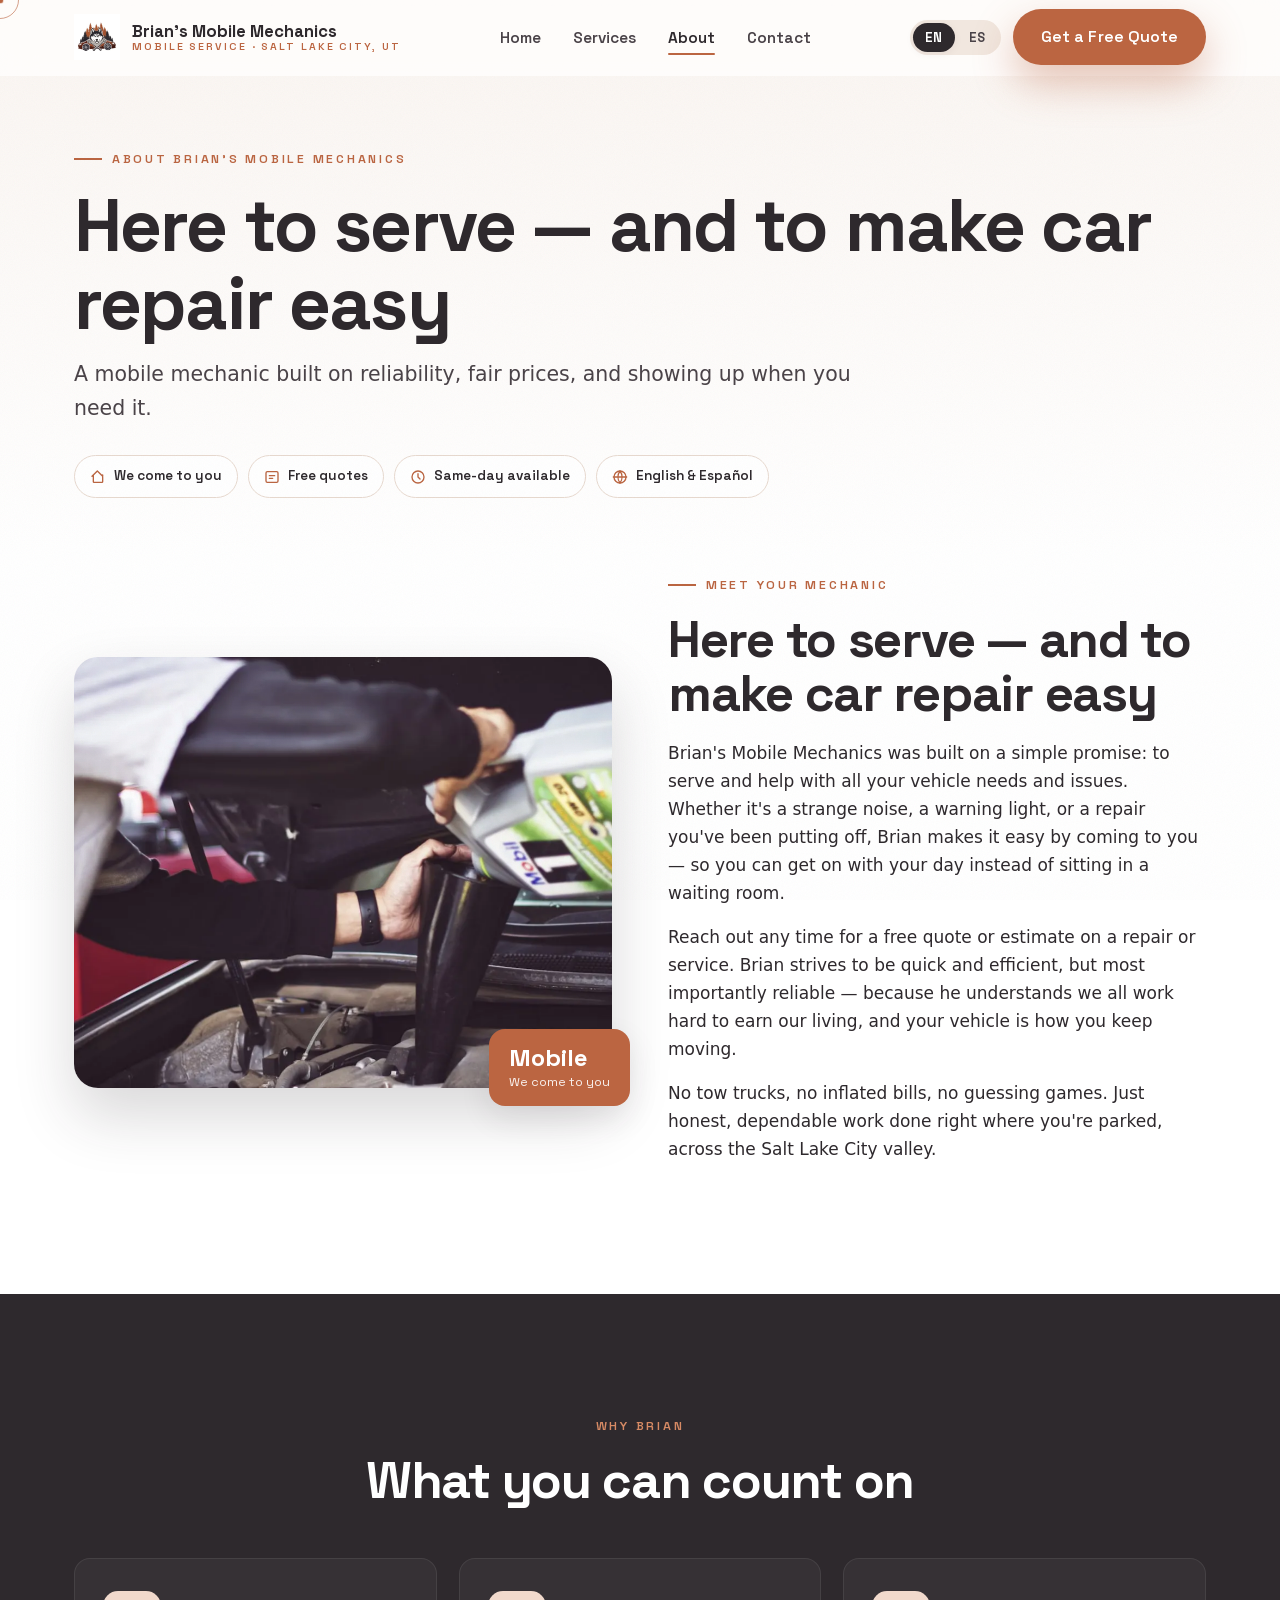
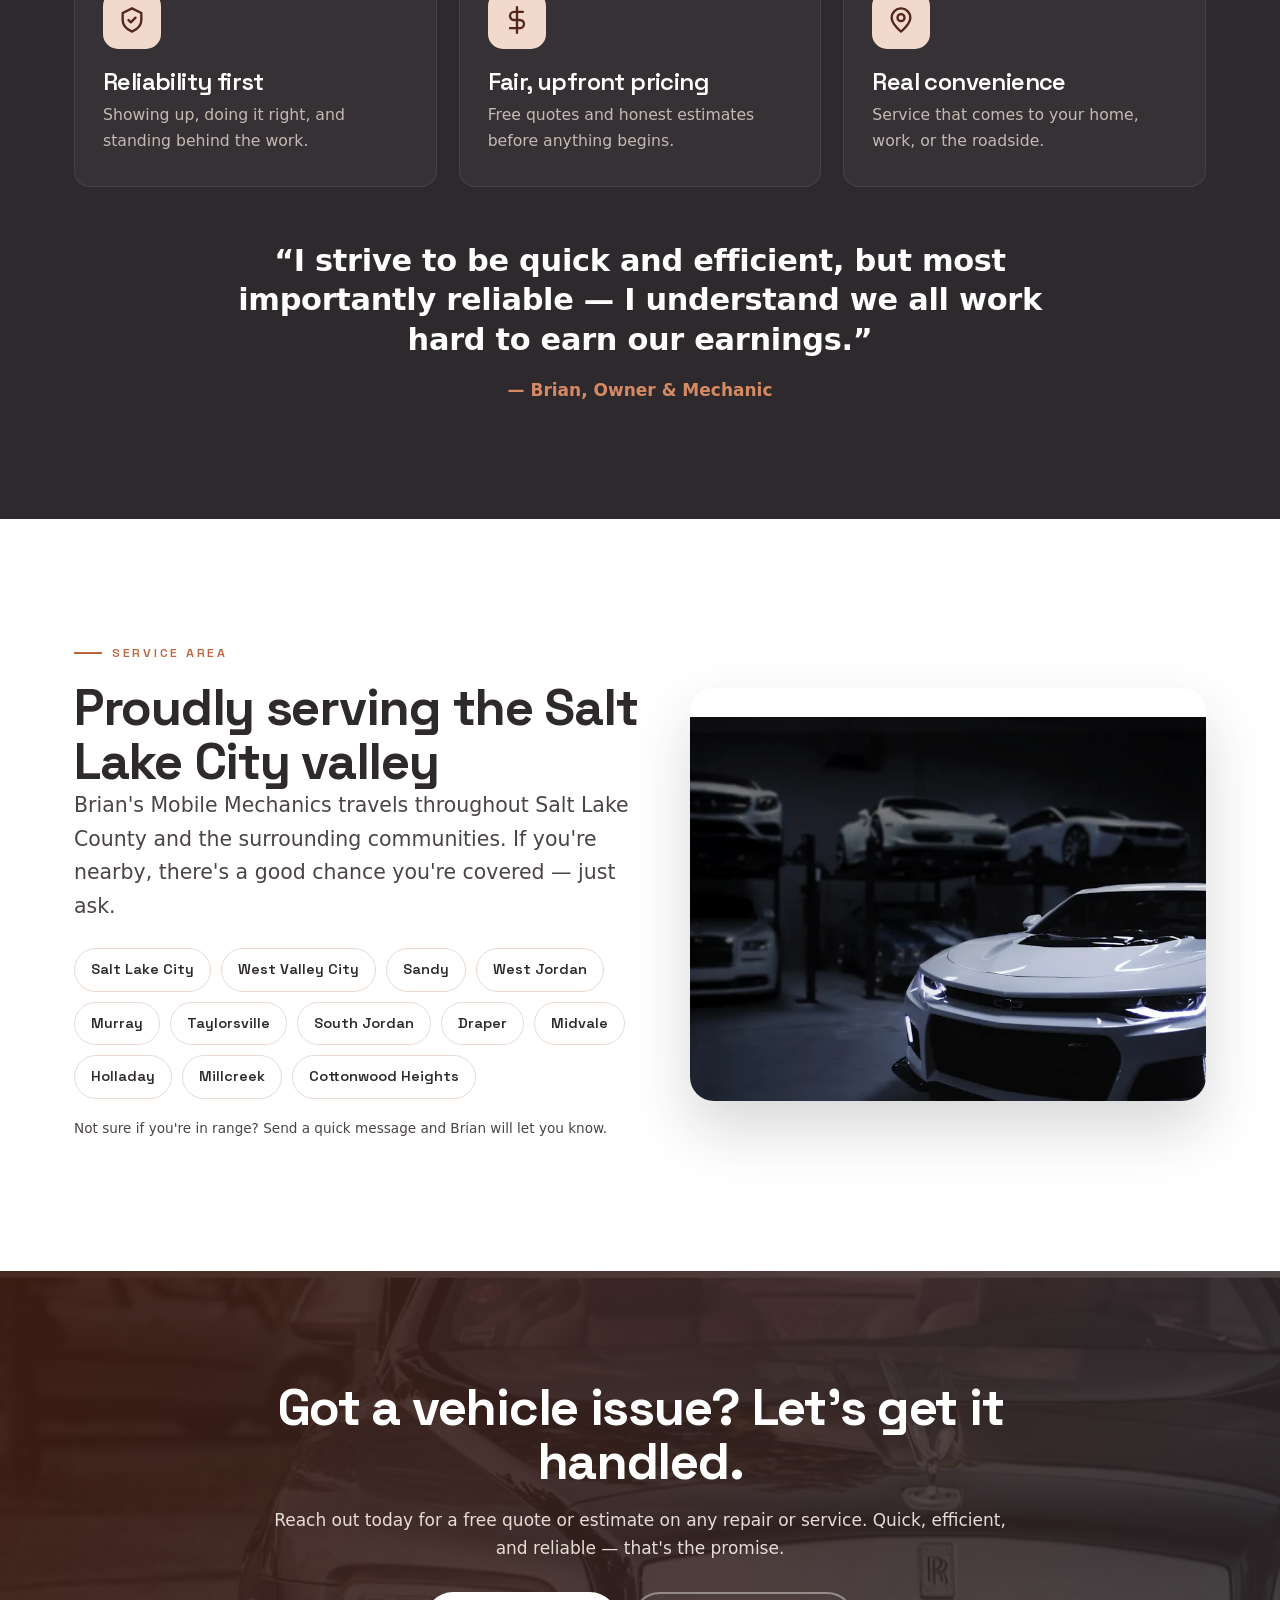
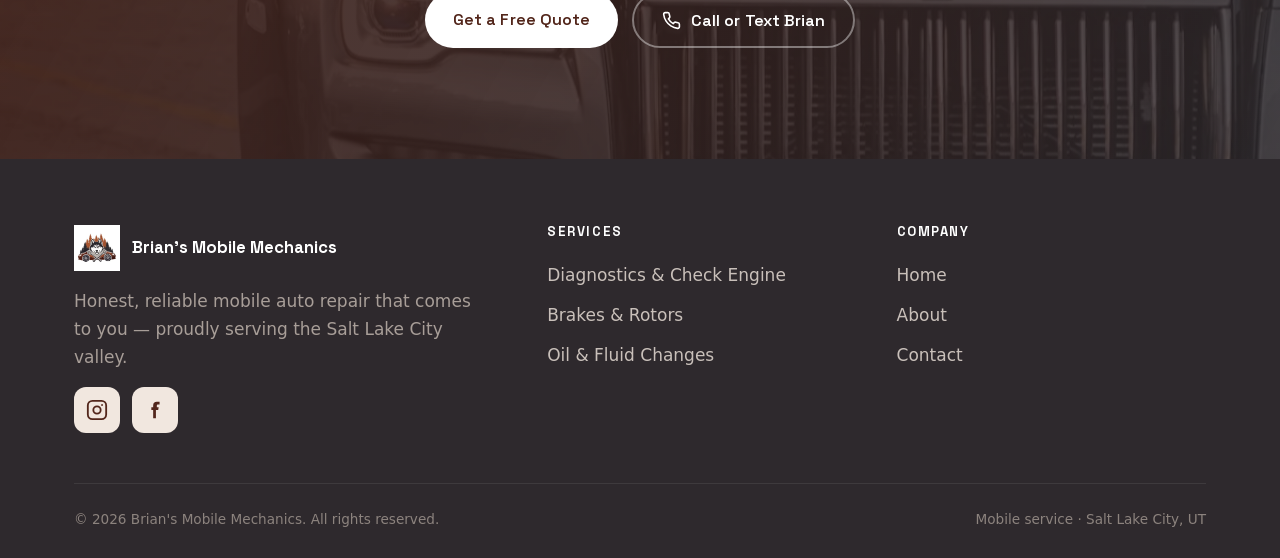
<file: about.html>
<!DOCTYPE html>
<html lang="en">
<head>
  <meta charset="UTF-8" />
  <meta name="viewport" content="width=device-width, initial-scale=1" />
  <title>About | Brian's Mobile Mechanics — Honest Mobile Mechanic in Salt Lake City</title>
  <meta name="description" content="Meet Brian's Mobile Mechanics — a reliable, honest mobile mechanic serving Salt Lake City. Fair pricing, free quotes, and quality repairs done at your location." />
  <link rel="canonical" href="https://briansmobilemechanics.com/about.html" />
  <meta name="theme-color" content="#2e292d" />
  <meta property="og:type" content="website" />
  <meta property="og:title" content="About | Brian's Mobile Mechanics" />
  <meta property="og:description" content="A mobile mechanic built on reliability, fair prices, and showing up when you need it. Serving the Salt Lake City valley." />
  <meta property="og:url" content="https://briansmobilemechanics.com/about.html" />
  <meta property="og:image" content="https://briansmobilemechanics.com/assets/icon-512.png" />
  <link rel="icon" href="favicon.svg" type="image/svg+xml" />
  <link rel="icon" href="assets/favicon-32.png" sizes="32x32" type="image/png" />
  <link rel="apple-touch-icon" href="assets/apple-touch-icon.png" />
  <link rel="manifest" href="site.webmanifest" />
  <link rel="preload" as="font" type="font/woff2" href="assets/fonts/space-grotesk-latin.woff2" crossorigin />
  <link rel="stylesheet" href="fonts.css" />
  <link rel="stylesheet" href="styles.css" />
  <script src="i18n.js" defer></script>
  <script src="main.js" defer></script>
</head>
<body>
  <header class="site-header">
    <div class="wrap">
      <a class="brand" href="index.html" aria-label="Brian's Mobile Mechanics — Home">
        <img src="assets/logo-header.webp" width="46" height="46" alt="Brian's Mobile Mechanics logo" />
        <b>Brian's Mobile Mechanics<span data-i18n="footer_area">Mobile service · Salt Lake City, UT</span></b>
      </a>
      <nav class="nav" aria-label="Primary">
        <a href="index.html" data-i18n="nav_home">Home</a>
        <a href="services.html" data-i18n="nav_services">Services</a>
        <a href="about.html" class="active" data-i18n="nav_about">About</a>
        <a href="contact.html" data-i18n="nav_contact">Contact</a>
        <a href="contact.html" class="btn btn--primary nav-cta" data-i18n="btn_quote">Get a Free Quote</a>
      </nav>
      <div class="header-actions">
        <div class="lang-toggle" role="group" aria-label="Language">
          <button data-lang-btn="en" aria-pressed="true">EN</button>
          <button data-lang-btn="es" aria-pressed="false">ES</button>
        </div>
        <a href="contact.html" class="btn btn--primary header-cta" data-i18n="btn_quote">Get a Free Quote</a>
        <button class="menu-btn" aria-label="Menu" aria-expanded="false"><span></span></button>
      </div>
    </div>
  </header>

  <main>
    <section class="page-hero">
      <div class="wrap">
        <span class="eyebrow" data-reveal data-i18n="about_eyebrow">About Brian's Mobile Mechanics</span>
        <h1 data-reveal data-delay="1" data-i18n="about_title">Here to serve — and to make car repair easy</h1>
        <p class="lead" data-reveal data-delay="2" data-i18n="about_lead">A mobile mechanic built on reliability, fair prices, and showing up when you need it.</p>
        <div class="pill-row" data-reveal data-delay="3">
          <span class="pill"><svg viewBox="0 0 24 24" fill="none" stroke="currentColor" stroke-width="2" stroke-linecap="round" stroke-linejoin="round"><path d="M3 11l8-8 8 8M5 9v10a1 1 0 0 0 1 1h12a1 1 0 0 0 1-1V9"/></svg><span data-i18n="svc_t1">We come to you</span></span>
          <span class="pill"><svg viewBox="0 0 24 24" fill="none" stroke="currentColor" stroke-width="2" stroke-linecap="round" stroke-linejoin="round"><rect x="3" y="4" width="18" height="16" rx="2"/><path d="M8 10h8M8 14h5"/></svg><span data-i18n="svc_t2">Free quotes</span></span>
          <span class="pill"><svg viewBox="0 0 24 24" fill="none" stroke="currentColor" stroke-width="2" stroke-linecap="round" stroke-linejoin="round"><circle cx="12" cy="12" r="9"/><path d="M12 7v5l3 3"/></svg><span data-i18n="svc_t3">Same-day available</span></span>
          <span class="pill"><svg viewBox="0 0 24 24" fill="none" stroke="currentColor" stroke-width="2" stroke-linecap="round" stroke-linejoin="round"><circle cx="12" cy="12" r="9"/><path d="M2 12h20M12 3a15 15 0 0 1 0 18M12 3a15 15 0 0 0 0 18"/></svg><span data-i18n="svc_t4">English &amp; Español</span></span>
        </div>
      </div>
    </section>

    <section class="section" style="padding-top:12px">
      <div class="wrap split">
        <div class="owner-media" data-reveal="left">
          <div class="split-media"><img src="assets/oil-change.webp" width="1000" height="800" loading="lazy" alt="Brian performing an oil change on a vehicle engine" /></div>
          <div class="owner-badge"><b data-i18n="trust2_b">Mobile</b><span data-i18n="trust2_s">we come to you</span></div>
        </div>
        <div data-reveal="right">
          <span class="eyebrow" data-i18n="home_about_eyebrow">Meet your mechanic</span>
          <h2 style="margin-bottom:18px" data-i18n="about_title">Here to serve — and to make car repair easy</h2>
          <p data-i18n="about_p1">Brian's Mobile Mechanics was built on a simple promise: to serve and help with all your vehicle needs and issues. Whether it's a strange noise, a warning light, or a repair you've been putting off, Brian makes it easy by coming to you.</p>
          <p data-i18n="about_p2">Reach out any time for a free quote or estimate on a repair or service. Brian strives to be quick and efficient, but most importantly reliable — because he understands we all work hard to earn our living, and your vehicle is how you keep moving.</p>
          <p data-i18n="about_p3">No tow trucks, no inflated bills, no guessing games. Just honest, dependable work done right where you're parked, across the Salt Lake City valley.</p>
        </div>
      </div>
    </section>

    <section class="section section--ink">
      <div class="wrap">
        <div class="section-head center" data-reveal>
          <span class="eyebrow" data-i18n="why_eyebrow">Why Brian</span>
          <h2 data-i18n="about_values_title">What you can count on</h2>
        </div>
        <div class="cards" style="--line:rgba(255,255,255,.08)">
          <article class="card" style="background:rgba(255,255,255,.04);border-color:rgba(255,255,255,.08);color:#eee" data-reveal>
            <div class="card-ico"><svg viewBox="0 0 24 24" fill="none" stroke="currentColor" stroke-width="2" stroke-linecap="round" stroke-linejoin="round"><path d="M12 2l8 4v6c0 5-3.5 8-8 10-4.5-2-8-5-8-10V6l8-4z"/><path d="M9 12l2 2 4-4"/></svg></div>
            <h3 style="color:#fff" data-i18n="about_v1_t">Reliability first</h3>
            <p style="color:#c3bab4" data-i18n="about_v1_d">Showing up, doing it right, and standing behind the work.</p>
          </article>
          <article class="card" style="background:rgba(255,255,255,.04);border-color:rgba(255,255,255,.08);color:#eee" data-reveal data-delay="1">
            <div class="card-ico"><svg viewBox="0 0 24 24" fill="none" stroke="currentColor" stroke-width="2" stroke-linecap="round" stroke-linejoin="round"><path d="M12 1v22M17 5H9.5a3.5 3.5 0 0 0 0 7h5a3.5 3.5 0 0 1 0 7H6"/></svg></div>
            <h3 style="color:#fff" data-i18n="about_v2_t">Fair, upfront pricing</h3>
            <p style="color:#c3bab4" data-i18n="about_v2_d">Free quotes and honest estimates before anything begins.</p>
          </article>
          <article class="card" style="background:rgba(255,255,255,.04);border-color:rgba(255,255,255,.08);color:#eee" data-reveal data-delay="2">
            <div class="card-ico"><svg viewBox="0 0 24 24" fill="none" stroke="currentColor" stroke-width="2" stroke-linecap="round" stroke-linejoin="round"><circle cx="12" cy="10" r="3"/><path d="M12 2a8 8 0 0 0-8 8c0 5.4 8 12 8 12s8-6.6 8-12a8 8 0 0 0-8-8z"/></svg></div>
            <h3 style="color:#fff" data-i18n="about_v3_t">Real convenience</h3>
            <p style="color:#c3bab4" data-i18n="about_v3_d">Service that comes to your home, work, or the roadside.</p>
          </article>
        </div>

        <blockquote style="margin:54px auto 0;max-width:820px;text-align:center" data-reveal>
          <p style="font-size:clamp(1.3rem,2.6vw,1.9rem);font-weight:800;line-height:1.3;color:#fff;letter-spacing:-0.01em" data-i18n="about_quote">“I strive to be quick and efficient, but most importantly reliable — I understand we all work hard to earn our earnings.”</p>
          <cite style="display:block;margin-top:16px;color:var(--orange-300);font-weight:700;font-style:normal" data-i18n="about_quote_by">— Brian, Owner &amp; Mechanic</cite>
        </blockquote>
      </div>
    </section>

    <!-- Service area -->
    <section class="section">
      <div class="wrap area-grid">
        <div data-reveal="left">
          <span class="eyebrow" data-i18n="area_eyebrow">Service area</span>
          <h2 data-i18n="area_title">Proudly serving the Salt Lake City valley</h2>
          <p class="lead" data-i18n="area_p">Brian's Mobile Mechanics travels throughout Salt Lake County and the surrounding communities. If you're nearby, there's a good chance you're covered — just ask.</p>
          <div class="chips">
            <span class="chip">Salt Lake City</span><span class="chip">West Valley City</span><span class="chip">Sandy</span><span class="chip">West Jordan</span><span class="chip">Murray</span><span class="chip">Taylorsville</span><span class="chip">South Jordan</span><span class="chip">Draper</span><span class="chip">Midvale</span><span class="chip">Holladay</span><span class="chip">Millcreek</span><span class="chip">Cottonwood Heights</span>
          </div>
          <p class="form-note" style="margin-top:18px" data-i18n="area_note">Not sure if you're in range? Send a quick message and Brian will let you know.</p>
        </div>
        <div class="split-media" data-reveal="right" data-delay="1">
          <img src="assets/garage-cars.webp" width="1000" height="800" loading="lazy" alt="Cars in a clean garage at night" />
        </div>
      </div>
    </section>

    <section class="cta-band">
      <div class="cta-bg"><img src="assets/car-front.webp" width="1400" height="930" loading="lazy" alt="" /></div>
      <div class="wrap">
        <div class="cta-inner" data-reveal>
          <h2 data-i18n="cta_title">Got a vehicle issue? Let's get it handled.</h2>
          <p data-i18n="cta_p">Reach out today for a free quote or estimate on any repair or service.</p>
          <div class="cta-actions">
            <a href="contact.html" class="btn btn--light" data-i18n="cta_b1">Get a Free Quote</a>
            <button class="btn btn--outline-light" onclick="bmmCall()">
              <svg viewBox="0 0 24 24" fill="none" stroke="currentColor" stroke-width="2" stroke-linecap="round" stroke-linejoin="round"><path d="M22 16.92v3a2 2 0 0 1-2.18 2 19.79 19.79 0 0 1-8.63-3.07 19.5 19.5 0 0 1-6-6 19.79 19.79 0 0 1-3.07-8.67A2 2 0 0 1 4.11 2h3a2 2 0 0 1 2 1.72c.13.96.36 1.9.7 2.81a2 2 0 0 1-.45 2.11L8.09 9.91a16 16 0 0 0 6 6l1.27-1.27a2 2 0 0 1 2.11-.45c.9.34 1.85.57 2.81.7A2 2 0 0 1 22 16.92z"/></svg>
              <span data-i18n="cta_b2">Call or Text Brian</span>
            </button>
          </div>
        </div>
      </div>
    </section>
  </main>

  <footer class="site-footer">
    <div class="wrap">
      <div class="footer-grid">
        <div>
          <a class="brand" href="index.html" aria-label="Brian's Mobile Mechanics — Home">
            <img src="assets/logo-header.webp" width="46" height="46" alt="Brian's Mobile Mechanics logo" />
            <b style="color:#fff">Brian's Mobile Mechanics</b>
          </a>
          <p style="margin-top:16px" data-i18n="footer_tagline">Honest, reliable mobile auto repair that comes to you.</p>
          <div class="socials">
            <a href="https://www.instagram.com/briansmobilemechanics" target="_blank" rel="noopener" aria-label="Instagram"><svg viewBox="0 0 24 24" fill="none" stroke="currentColor" stroke-width="2" stroke-linecap="round" stroke-linejoin="round"><rect x="2" y="2" width="20" height="20" rx="5"/><circle cx="12" cy="12" r="4"/><circle cx="17.5" cy="6.5" r="1" fill="currentColor" stroke="none"/></svg></a>
            <a href="https://www.facebook.com/61585430262783" target="_blank" rel="noopener" aria-label="Facebook"><svg viewBox="0 0 24 24" fill="currentColor"><path d="M14 9V7a1 1 0 0 1 1-1h2V3h-3a4 4 0 0 0-4 4v2H8v3h2v9h3v-9h2.5l.5-3h-3z"/></svg></a>
          </div>
        </div>
        <div class="footer-col">
          <h4 data-i18n="footer_services_h">Services</h4>
          <a href="services.html" data-i18n="svc1_t">Diagnostics</a>
          <a href="services.html" data-i18n="svc2_t">Brakes</a>
          <a href="services.html" data-i18n="svc3_t">Oil Changes</a>
        </div>
        <div class="footer-col">
          <h4 data-i18n="footer_company_h">Company</h4>
          <a href="index.html" data-i18n="footer_link_home">Home</a>
          <a href="about.html" data-i18n="footer_link_about">About</a>
          <a href="contact.html" data-i18n="footer_link_contact">Contact</a>
        </div>
      </div>
      <div class="footer-bottom">
        <span>© <span id="year">2026</span> Brian's Mobile Mechanics. <span data-i18n="footer_rights">All rights reserved.</span></span>
        <span data-i18n="footer_area">Mobile service · Salt Lake City, UT</span>
      </div>
    </div>
  </footer>
</body>
</html>
</file>
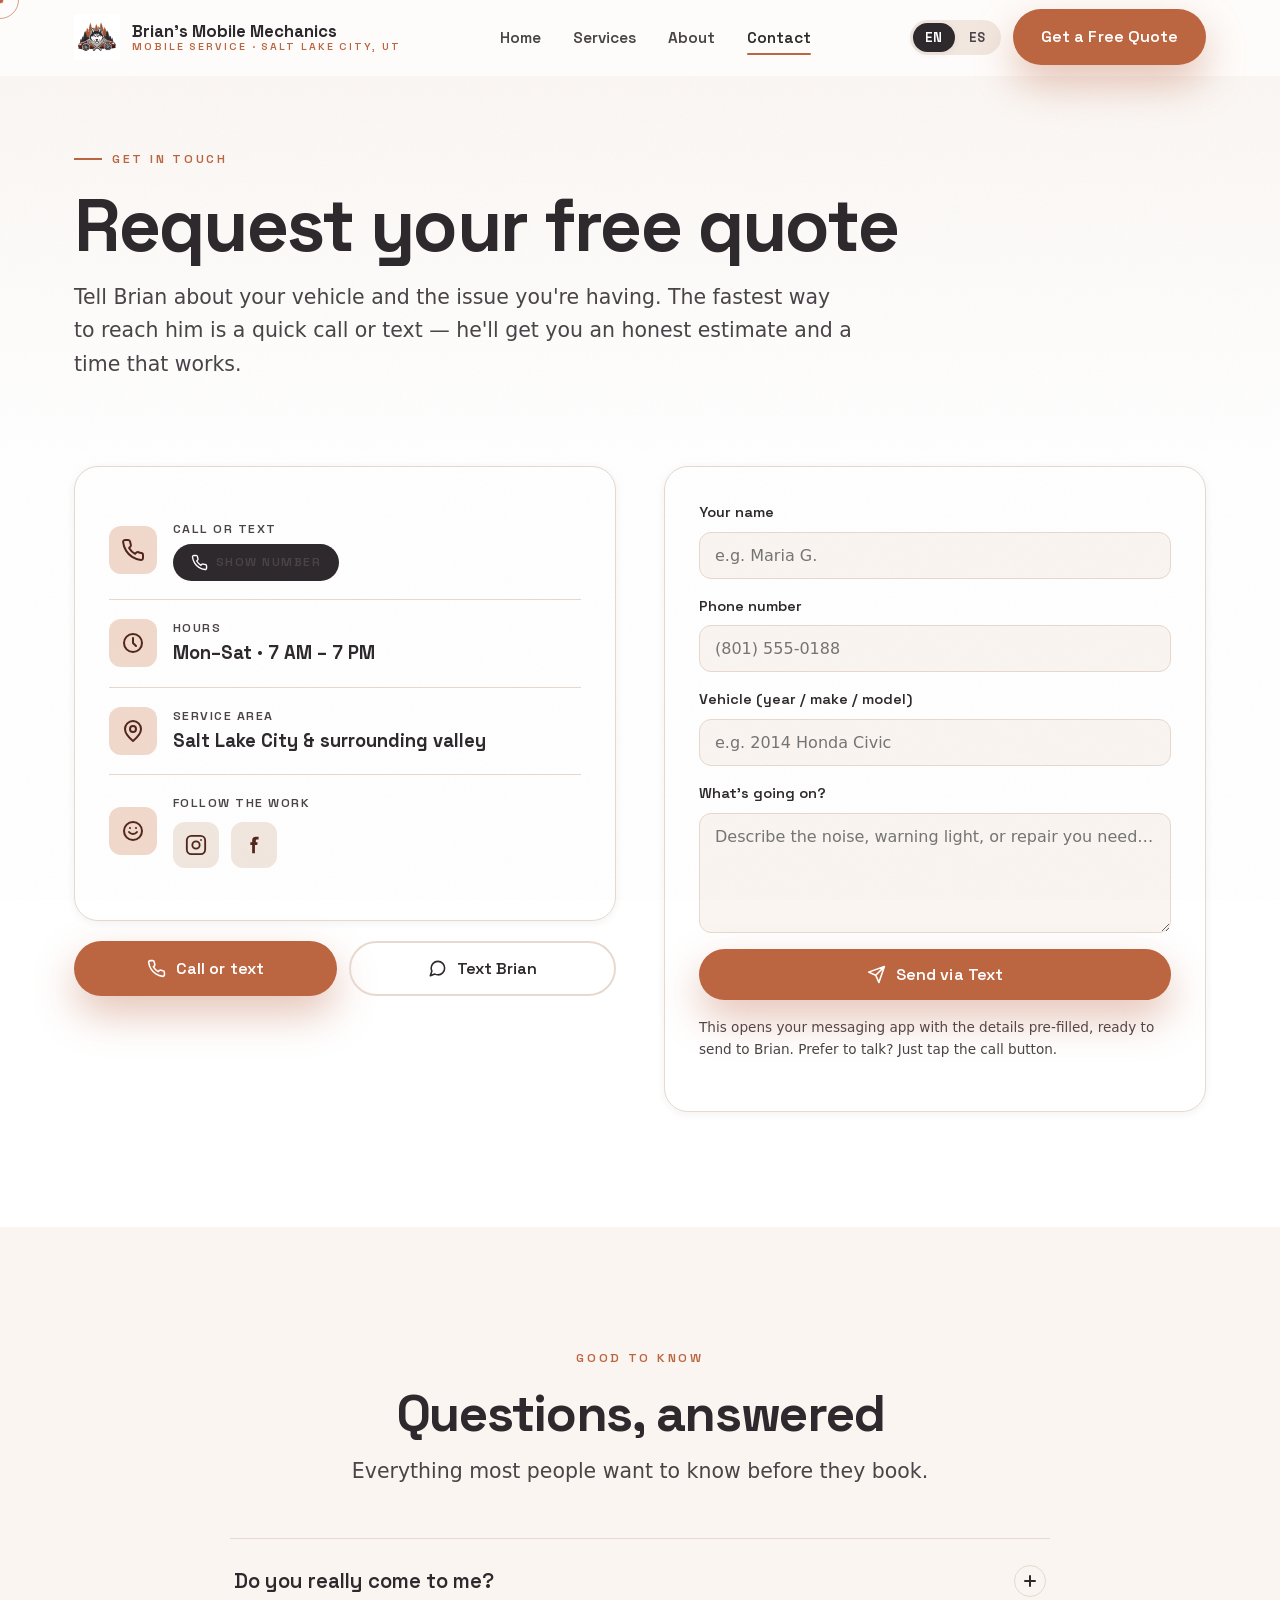
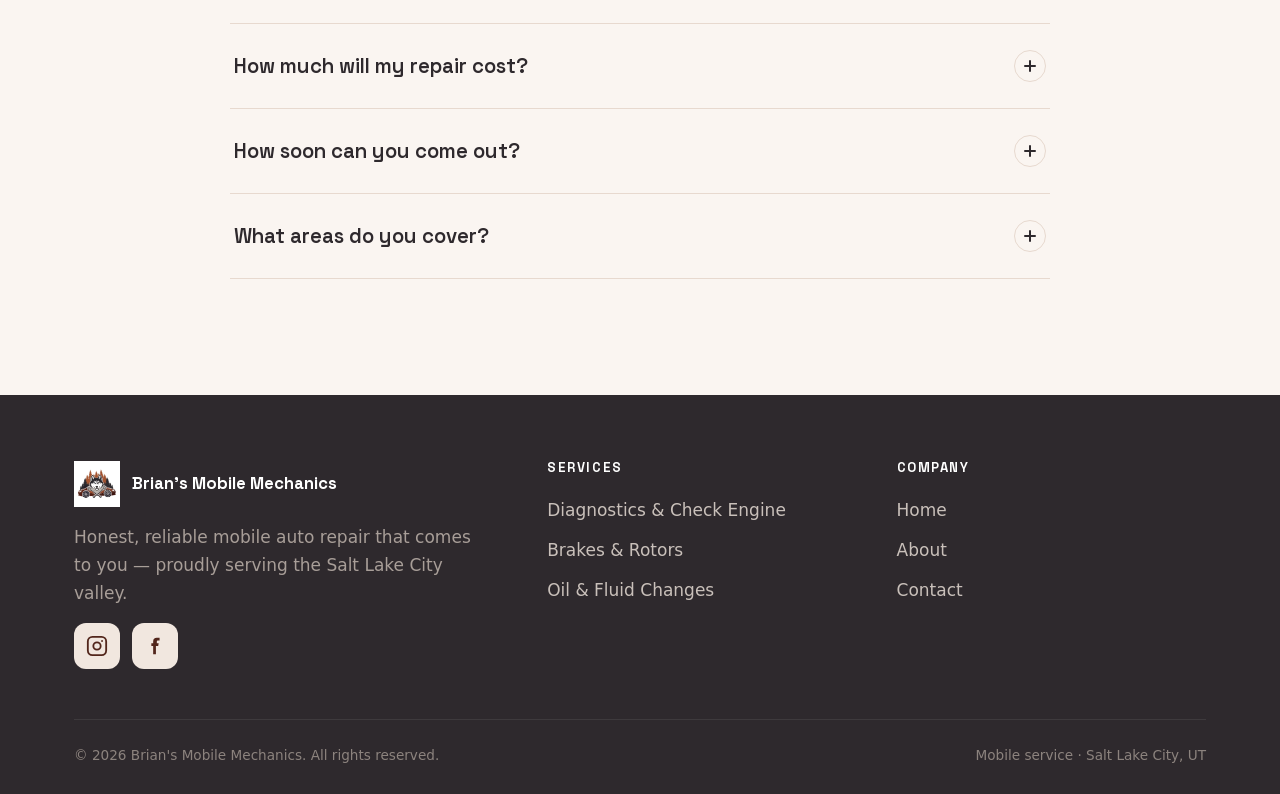
<file: contact.html>
<!DOCTYPE html>
<html lang="en">
<head>
  <meta charset="UTF-8" />
  <meta name="viewport" content="width=device-width, initial-scale=1" />
  <title>Contact | Brian's Mobile Mechanics — Free Quotes, Salt Lake City</title>
  <meta name="description" content="Contact Brian's Mobile Mechanics for a free quote on mobile auto repair in Salt Lake City. Call or text, or send your vehicle details and the issue you're having." />
  <link rel="canonical" href="https://briansmobilemechanics.com/contact.html" />
  <meta name="theme-color" content="#2e292d" />
  <meta property="og:type" content="website" />
  <meta property="og:title" content="Contact | Brian's Mobile Mechanics" />
  <meta property="og:description" content="Request a free quote for mobile auto repair in the Salt Lake City valley. Call or text Brian today." />
  <meta property="og:url" content="https://briansmobilemechanics.com/contact.html" />
  <meta property="og:image" content="https://briansmobilemechanics.com/assets/icon-512.png" />
  <link rel="icon" href="favicon.svg" type="image/svg+xml" />
  <link rel="icon" href="assets/favicon-32.png" sizes="32x32" type="image/png" />
  <link rel="apple-touch-icon" href="assets/apple-touch-icon.png" />
  <link rel="manifest" href="site.webmanifest" />
  <link rel="preload" as="font" type="font/woff2" href="assets/fonts/space-grotesk-latin.woff2" crossorigin />
  <link rel="stylesheet" href="fonts.css" />
  <link rel="stylesheet" href="styles.css" />
  <script src="i18n.js" defer></script>
  <script src="main.js" defer></script>
</head>
<body>
  <header class="site-header">
    <div class="wrap">
      <a class="brand" href="index.html" aria-label="Brian's Mobile Mechanics — Home">
        <img src="assets/logo-header.webp" width="46" height="46" alt="Brian's Mobile Mechanics logo" />
        <b>Brian's Mobile Mechanics<span data-i18n="footer_area">Mobile service · Salt Lake City, UT</span></b>
      </a>
      <nav class="nav" aria-label="Primary">
        <a href="index.html" data-i18n="nav_home">Home</a>
        <a href="services.html" data-i18n="nav_services">Services</a>
        <a href="about.html" data-i18n="nav_about">About</a>
        <a href="contact.html" class="active" data-i18n="nav_contact">Contact</a>
        <a href="contact.html" class="btn btn--primary nav-cta" data-i18n="btn_quote">Get a Free Quote</a>
      </nav>
      <div class="header-actions">
        <div class="lang-toggle" role="group" aria-label="Language">
          <button data-lang-btn="en" aria-pressed="true">EN</button>
          <button data-lang-btn="es" aria-pressed="false">ES</button>
        </div>
        <a href="contact.html" class="btn btn--primary header-cta" data-i18n="btn_quote">Get a Free Quote</a>
        <button class="menu-btn" aria-label="Menu" aria-expanded="false"><span></span></button>
      </div>
    </div>
  </header>

  <main>
    <section class="page-hero">
      <div class="wrap">
        <span class="eyebrow" data-reveal data-i18n="contact_eyebrow">Get in touch</span>
        <h1 data-reveal data-delay="1" data-i18n="contact_title">Request your free quote</h1>
        <p class="lead" data-reveal data-delay="2" data-i18n="contact_p">Tell Brian about your vehicle and the issue you're having. The fastest way to reach him is a quick call or text — he'll get you an honest estimate and a time that works.</p>
      </div>
    </section>

    <section class="section" style="padding-top:12px">
      <div class="wrap contact-grid">
        <!-- Left: details -->
        <div data-reveal>
          <div class="contact-card">
            <div class="contact-row">
              <div class="cico"><svg viewBox="0 0 24 24" fill="none" stroke="currentColor" stroke-width="2" stroke-linecap="round" stroke-linejoin="round"><path d="M22 16.92v3a2 2 0 0 1-2.18 2 19.79 19.79 0 0 1-8.63-3.07 19.5 19.5 0 0 1-6-6 19.79 19.79 0 0 1-3.07-8.67A2 2 0 0 1 4.11 2h3a2 2 0 0 1 2 1.72c.13.96.36 1.9.7 2.81a2 2 0 0 1-.45 2.11L8.09 9.91a16 16 0 0 0 6 6l1.27-1.27a2 2 0 0 1 2.11-.45c.9.34 1.85.57 2.81.7A2 2 0 0 1 22 16.92z"/></svg></div>
              <div class="meta" style="flex:1">
                <span data-i18n="contact_phone_label">Call or text</span>
                <button class="phone-reveal" type="button" aria-label="Reveal phone number"
                  onclick="this.querySelector('span').textContent=atob('KDkwOSkgNDQ5LTQzMzQ=');this.setAttribute('aria-label','Call Brian');this.onclick=function(){window.location.href='tel:'+atob('KzE5MDk0NDk0MzM0')};">
                  <svg viewBox="0 0 24 24" fill="none" stroke="currentColor" stroke-width="2" stroke-linecap="round" stroke-linejoin="round"><path d="M22 16.92v3a2 2 0 0 1-2.18 2 19.79 19.79 0 0 1-8.63-3.07 19.5 19.5 0 0 1-6-6 19.79 19.79 0 0 1-3.07-8.67A2 2 0 0 1 4.11 2h3a2 2 0 0 1 2 1.72c.13.96.36 1.9.7 2.81a2 2 0 0 1-.45 2.11L8.09 9.91a16 16 0 0 0 6 6l1.27-1.27a2 2 0 0 1 2.11-.45c.9.34 1.85.57 2.81.7A2 2 0 0 1 22 16.92z"/></svg>
                  <span>Show number</span>
                </button>
              </div>
            </div>
            <div class="contact-row">
              <div class="cico"><svg viewBox="0 0 24 24" fill="none" stroke="currentColor" stroke-width="2" stroke-linecap="round" stroke-linejoin="round"><circle cx="12" cy="12" r="9"/><path d="M12 7v5l3 3"/></svg></div>
              <div class="meta"><span data-i18n="contact_hours_label">Hours</span><b data-i18n="contact_hours_val">Mon–Sat · 7 AM – 7 PM</b></div>
            </div>
            <div class="contact-row">
              <div class="cico"><svg viewBox="0 0 24 24" fill="none" stroke="currentColor" stroke-width="2" stroke-linecap="round" stroke-linejoin="round"><path d="M12 2a8 8 0 0 0-8 8c0 5.4 8 12 8 12s8-6.6 8-12a8 8 0 0 0-8-8z"/><circle cx="12" cy="10" r="3"/></svg></div>
              <div class="meta"><span data-i18n="contact_area_label">Service area</span><b data-i18n="contact_area_val">Salt Lake City &amp; surrounding valley</b></div>
            </div>
            <div class="contact-row">
              <div class="cico"><svg viewBox="0 0 24 24" fill="none" stroke="currentColor" stroke-width="2" stroke-linecap="round" stroke-linejoin="round"><path d="M4 4h16v16H4z" opacity="0"/><circle cx="12" cy="12" r="9"/><path d="M8 13s1.5 2 4 2 4-2 4-2"/><path d="M9 9h.01M15 9h.01"/></svg></div>
              <div class="meta" style="flex:1">
                <span data-i18n="contact_social_label">Follow the work</span>
                <div class="socials" style="margin-top:8px">
                  <a href="https://www.instagram.com/briansmobilemechanics" target="_blank" rel="noopener" aria-label="Instagram"><svg viewBox="0 0 24 24" fill="none" stroke="currentColor" stroke-width="2" stroke-linecap="round" stroke-linejoin="round"><rect x="2" y="2" width="20" height="20" rx="5"/><circle cx="12" cy="12" r="4"/><circle cx="17.5" cy="6.5" r="1" fill="currentColor" stroke="none"/></svg></a>
                  <a href="https://www.facebook.com/61585430262783" target="_blank" rel="noopener" aria-label="Facebook"><svg viewBox="0 0 24 24" fill="currentColor"><path d="M14 9V7a1 1 0 0 1 1-1h2V3h-3a4 4 0 0 0-4 4v2H8v3h2v9h3v-9h2.5l.5-3h-3z"/></svg></a>
                </div>
              </div>
            </div>
          </div>

          <div style="margin-top:20px;display:flex;gap:12px;flex-wrap:wrap">
            <button class="btn btn--primary" onclick="bmmCall()" style="flex:1">
              <svg viewBox="0 0 24 24" fill="none" stroke="currentColor" stroke-width="2" stroke-linecap="round" stroke-linejoin="round"><path d="M22 16.92v3a2 2 0 0 1-2.18 2 19.79 19.79 0 0 1-8.63-3.07 19.5 19.5 0 0 1-6-6 19.79 19.79 0 0 1-3.07-8.67A2 2 0 0 1 4.11 2h3a2 2 0 0 1 2 1.72c.13.96.36 1.9.7 2.81a2 2 0 0 1-.45 2.11L8.09 9.91a16 16 0 0 0 6 6l1.27-1.27a2 2 0 0 1 2.11-.45c.9.34 1.85.57 2.81.7A2 2 0 0 1 22 16.92z"/></svg>
              <span data-i18n="contact_phone_label">Call or text</span>
            </button>
            <button class="btn btn--ghost" onclick="bmmText('Hi Brian, I have a question about a repair.')" style="flex:1">
              <svg viewBox="0 0 24 24" fill="none" stroke="currentColor" stroke-width="2" stroke-linecap="round" stroke-linejoin="round"><path d="M21 11.5a8.38 8.38 0 0 1-8.5 8.5 8.5 8.5 0 0 1-3.8-.9L3 21l1.9-5.7a8.5 8.5 0 0 1-.9-3.8A8.38 8.38 0 0 1 12.5 3 8.38 8.38 0 0 1 21 11.5z"/></svg>
              <span data-i18n="btn_text">Text Brian</span>
            </button>
          </div>
        </div>

        <!-- Right: form -->
        <div data-reveal data-delay="1">
          <form class="form contact-card" id="quote-form" novalidate>
            <div class="field">
              <label for="f-name" data-i18n="form_name">Your name</label>
              <input id="f-name" name="name" type="text" autocomplete="name" data-i18n-ph="ph_name" placeholder="e.g. Maria G." />
            </div>
            <div class="field">
              <label for="f-phone" data-i18n="form_phone">Phone number</label>
              <input id="f-phone" name="phone" type="tel" autocomplete="tel" data-i18n-ph="ph_phone" placeholder="(801) 555-0188" />
            </div>
            <div class="field">
              <label for="f-vehicle" data-i18n="form_vehicle">Vehicle (year / make / model)</label>
              <input id="f-vehicle" name="vehicle" type="text" data-i18n-ph="ph_vehicle" placeholder="e.g. 2014 Honda Civic" />
            </div>
            <div class="field">
              <label for="f-msg" data-i18n="form_msg">What's going on?</label>
              <textarea id="f-msg" name="message" data-i18n-ph="ph_msg" placeholder="Describe the noise, warning light, or repair you need…"></textarea>
            </div>
            <button type="submit" class="btn btn--primary" style="width:100%">
              <svg viewBox="0 0 24 24" fill="none" stroke="currentColor" stroke-width="2" stroke-linecap="round" stroke-linejoin="round"><path d="M22 2 11 13M22 2l-7 20-4-9-9-4 20-7z"/></svg>
              <span data-i18n="form_submit">Send via Text</span>
            </button>
            <p class="form-status" role="status" aria-live="polite"></p>
            <p class="form-note" data-i18n="form_note">This opens your messaging app with the details pre-filled, ready to send to Brian. Prefer to talk? Just tap the call button.</p>
          </form>
        </div>
      </div>
    </section>

    <!-- FAQ -->
    <section class="section section--cream">
      <div class="wrap">
        <div class="section-head center" data-reveal>
          <span class="eyebrow" data-i18n="faq_eyebrow">Good to know</span>
          <h2 data-i18n="faq_title">Questions, answered</h2>
          <p class="lead" data-i18n="faq_sub">Everything most people want to know before they book.</p>
        </div>
        <div class="faq" data-reveal>
          <div class="faq-item">
            <button class="faq-q" type="button"><span data-i18n="faq_q1">Do you really come to me?</span><span class="ico" aria-hidden="true"></span></button>
            <div class="faq-a"><div><p data-i18n="faq_a1"></p></div></div>
          </div>
          <div class="faq-item">
            <button class="faq-q" type="button"><span data-i18n="faq_q3">How much will my repair cost?</span><span class="ico" aria-hidden="true"></span></button>
            <div class="faq-a"><div><p data-i18n="faq_a3"></p></div></div>
          </div>
          <div class="faq-item">
            <button class="faq-q" type="button"><span data-i18n="faq_q4">How soon can you come out?</span><span class="ico" aria-hidden="true"></span></button>
            <div class="faq-a"><div><p data-i18n="faq_a4"></p></div></div>
          </div>
          <div class="faq-item">
            <button class="faq-q" type="button"><span data-i18n="faq_q2">What areas do you cover?</span><span class="ico" aria-hidden="true"></span></button>
            <div class="faq-a"><div><p data-i18n="faq_a2"></p></div></div>
          </div>
        </div>
      </div>
    </section>
  </main>

  <footer class="site-footer">
    <div class="wrap">
      <div class="footer-grid">
        <div>
          <a class="brand" href="index.html" aria-label="Brian's Mobile Mechanics — Home">
            <img src="assets/logo-header.webp" width="46" height="46" alt="Brian's Mobile Mechanics logo" />
            <b style="color:#fff">Brian's Mobile Mechanics</b>
          </a>
          <p style="margin-top:16px" data-i18n="footer_tagline">Honest, reliable mobile auto repair that comes to you.</p>
          <div class="socials">
            <a href="https://www.instagram.com/briansmobilemechanics" target="_blank" rel="noopener" aria-label="Instagram"><svg viewBox="0 0 24 24" fill="none" stroke="currentColor" stroke-width="2" stroke-linecap="round" stroke-linejoin="round"><rect x="2" y="2" width="20" height="20" rx="5"/><circle cx="12" cy="12" r="4"/><circle cx="17.5" cy="6.5" r="1" fill="currentColor" stroke="none"/></svg></a>
            <a href="https://www.facebook.com/61585430262783" target="_blank" rel="noopener" aria-label="Facebook"><svg viewBox="0 0 24 24" fill="currentColor"><path d="M14 9V7a1 1 0 0 1 1-1h2V3h-3a4 4 0 0 0-4 4v2H8v3h2v9h3v-9h2.5l.5-3h-3z"/></svg></a>
          </div>
        </div>
        <div class="footer-col">
          <h4 data-i18n="footer_services_h">Services</h4>
          <a href="services.html" data-i18n="svc1_t">Diagnostics</a>
          <a href="services.html" data-i18n="svc2_t">Brakes</a>
          <a href="services.html" data-i18n="svc3_t">Oil Changes</a>
        </div>
        <div class="footer-col">
          <h4 data-i18n="footer_company_h">Company</h4>
          <a href="index.html" data-i18n="footer_link_home">Home</a>
          <a href="about.html" data-i18n="footer_link_about">About</a>
          <a href="contact.html" data-i18n="footer_link_contact">Contact</a>
        </div>
      </div>
      <div class="footer-bottom">
        <span>© <span id="year">2026</span> Brian's Mobile Mechanics. <span data-i18n="footer_rights">All rights reserved.</span></span>
        <span data-i18n="footer_area">Mobile service · Salt Lake City, UT</span>
      </div>
    </div>
  </footer>
</body>
</html>
</file>
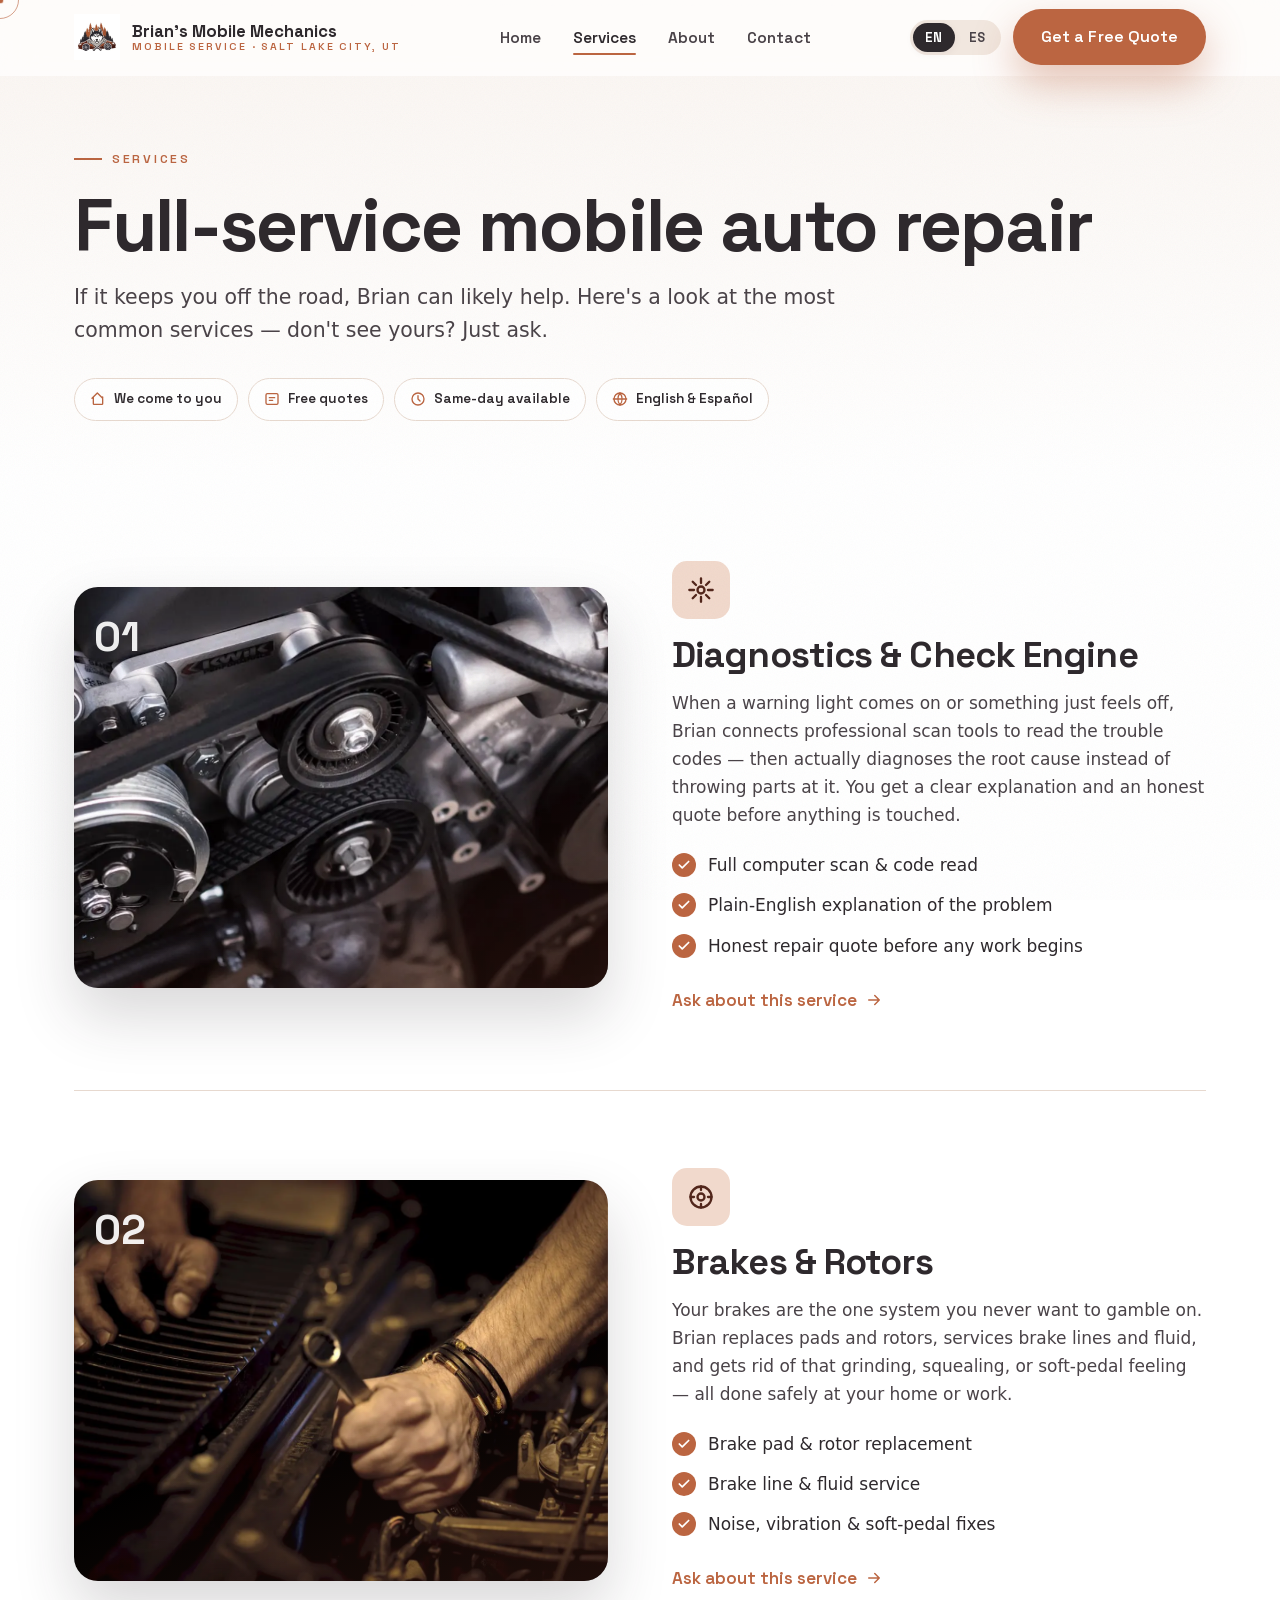
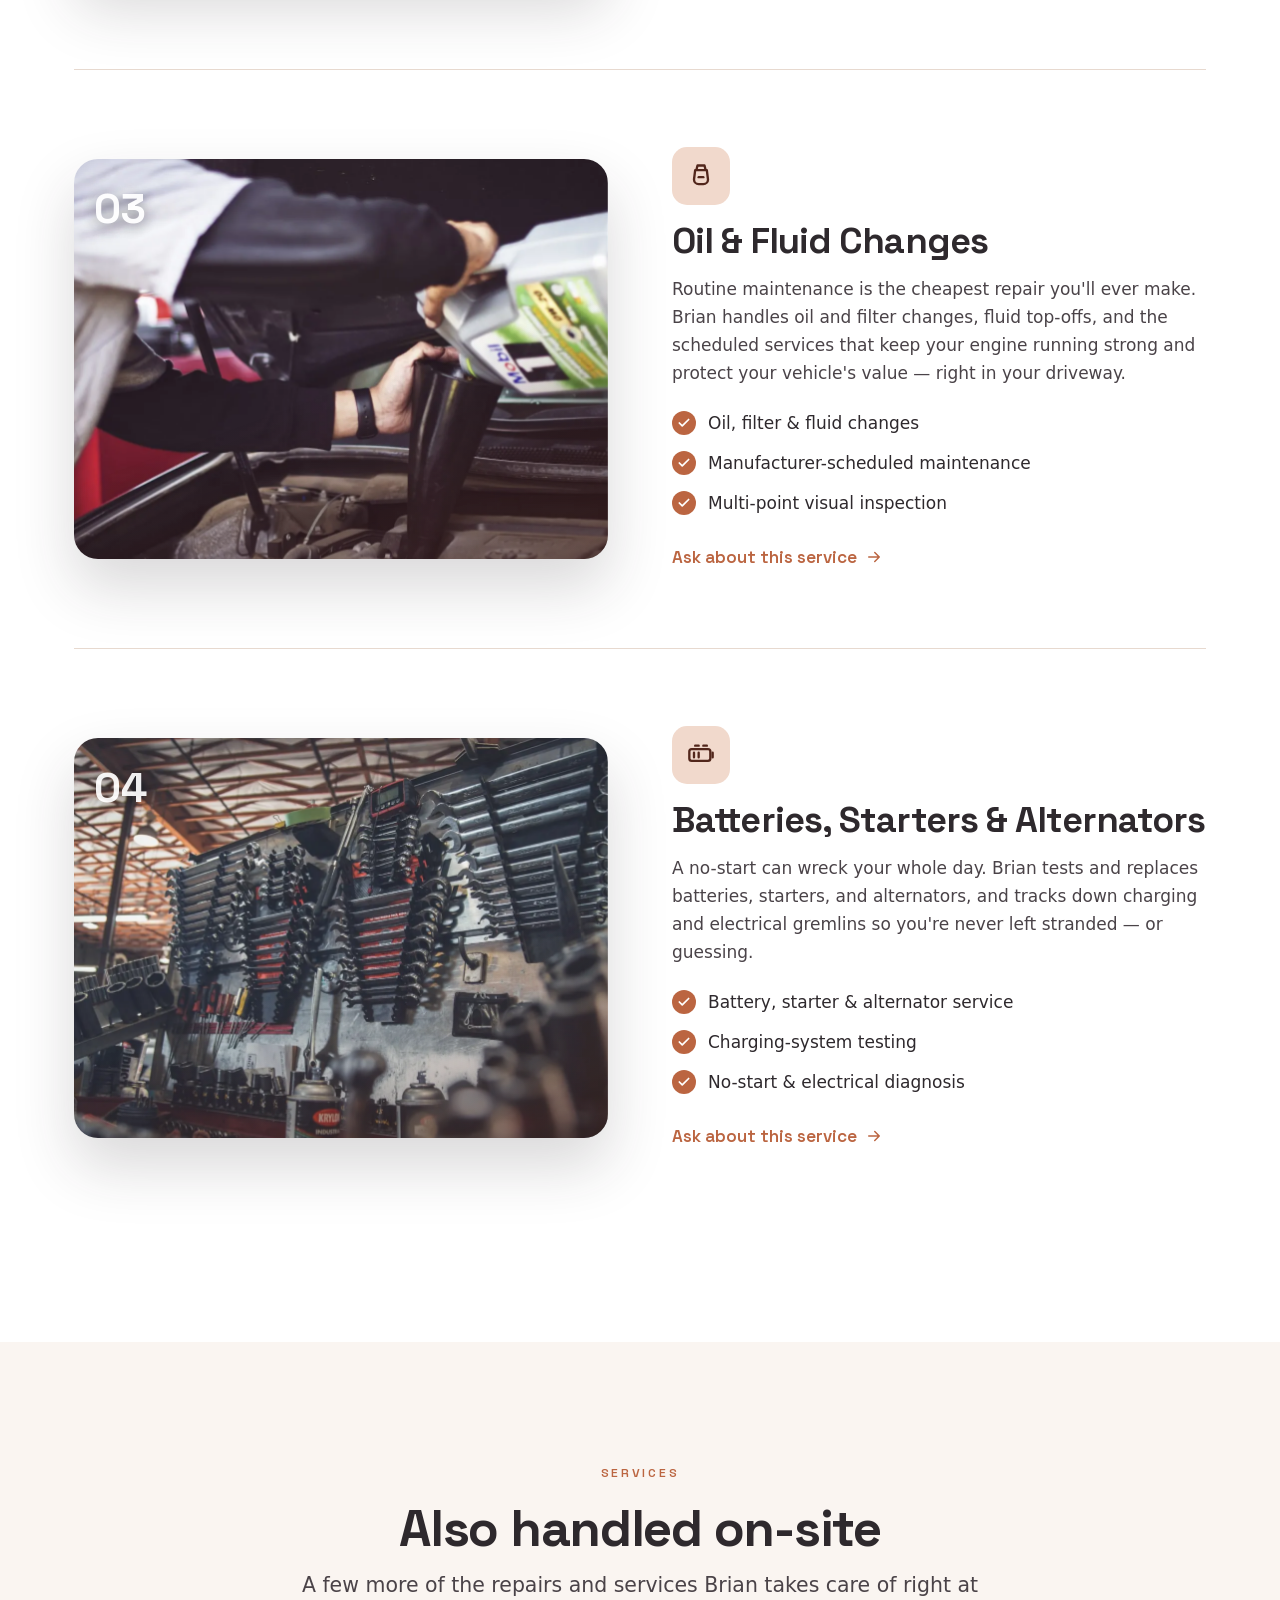
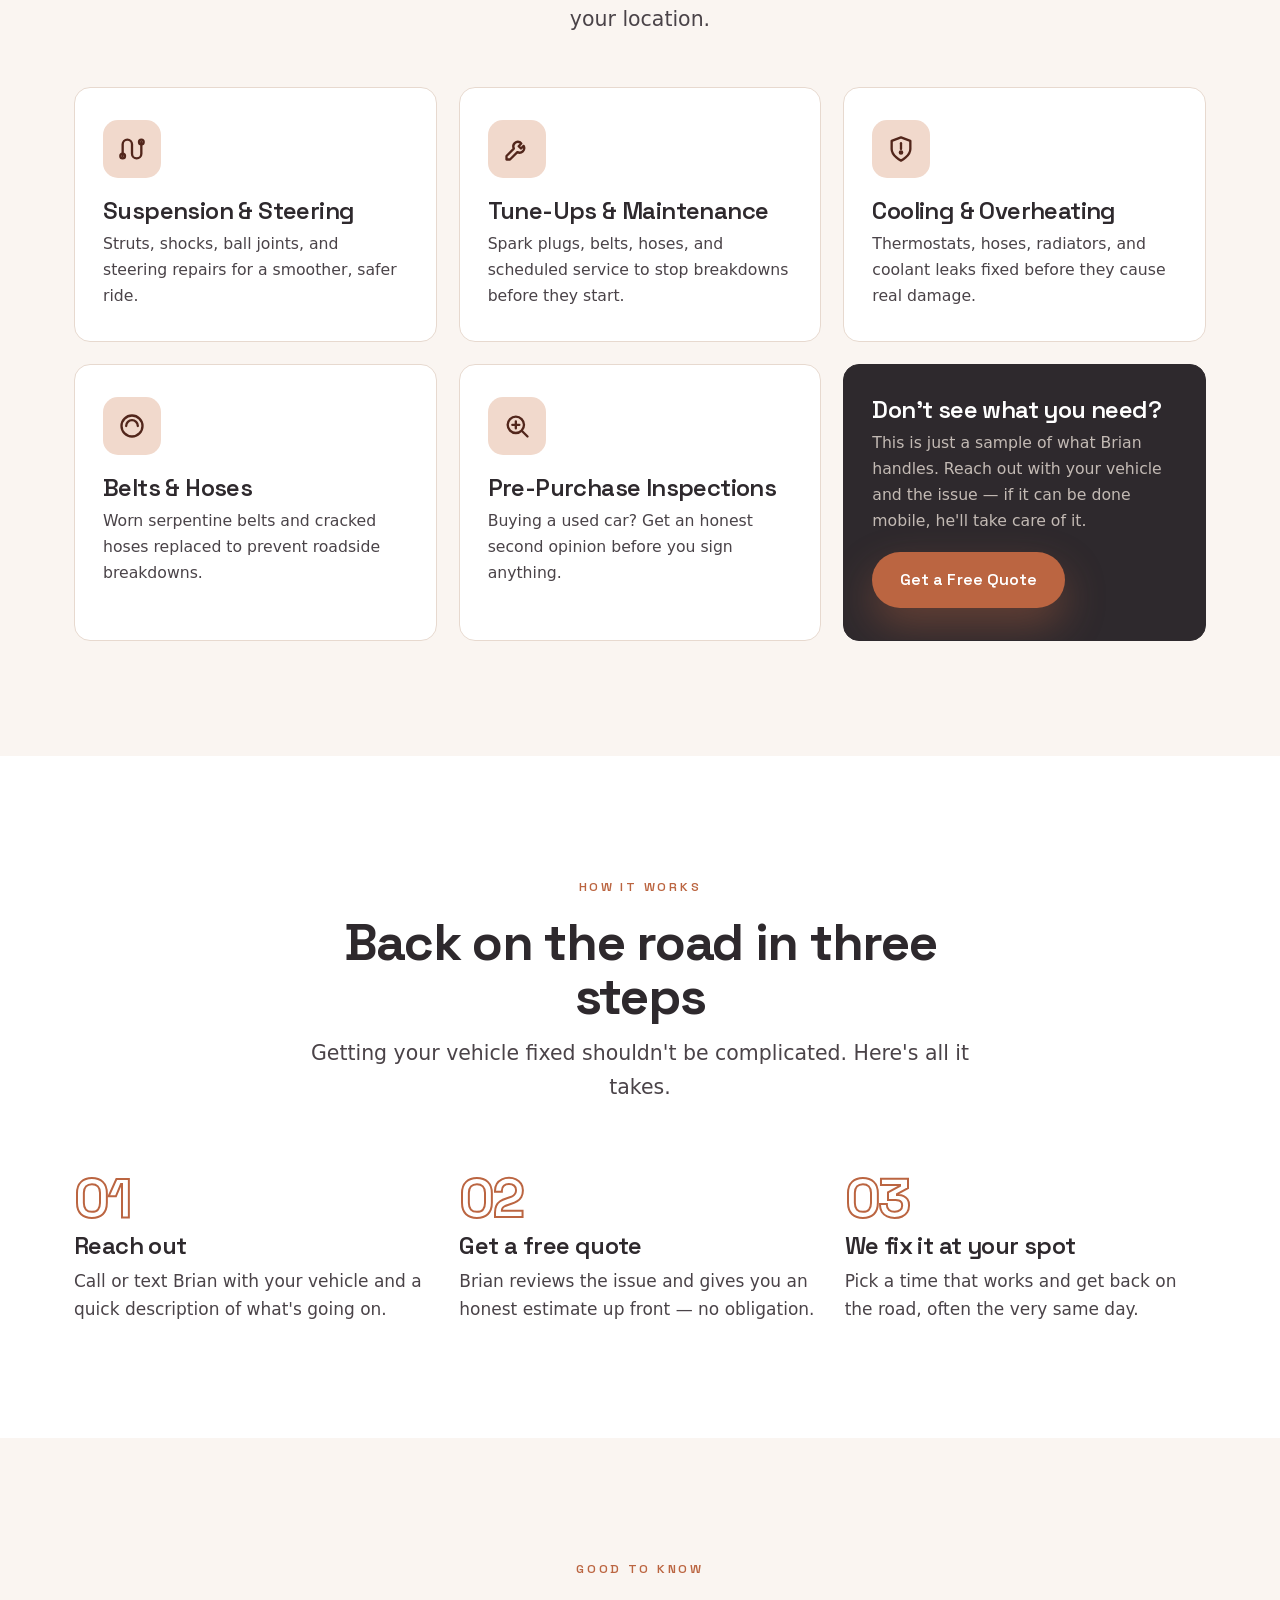
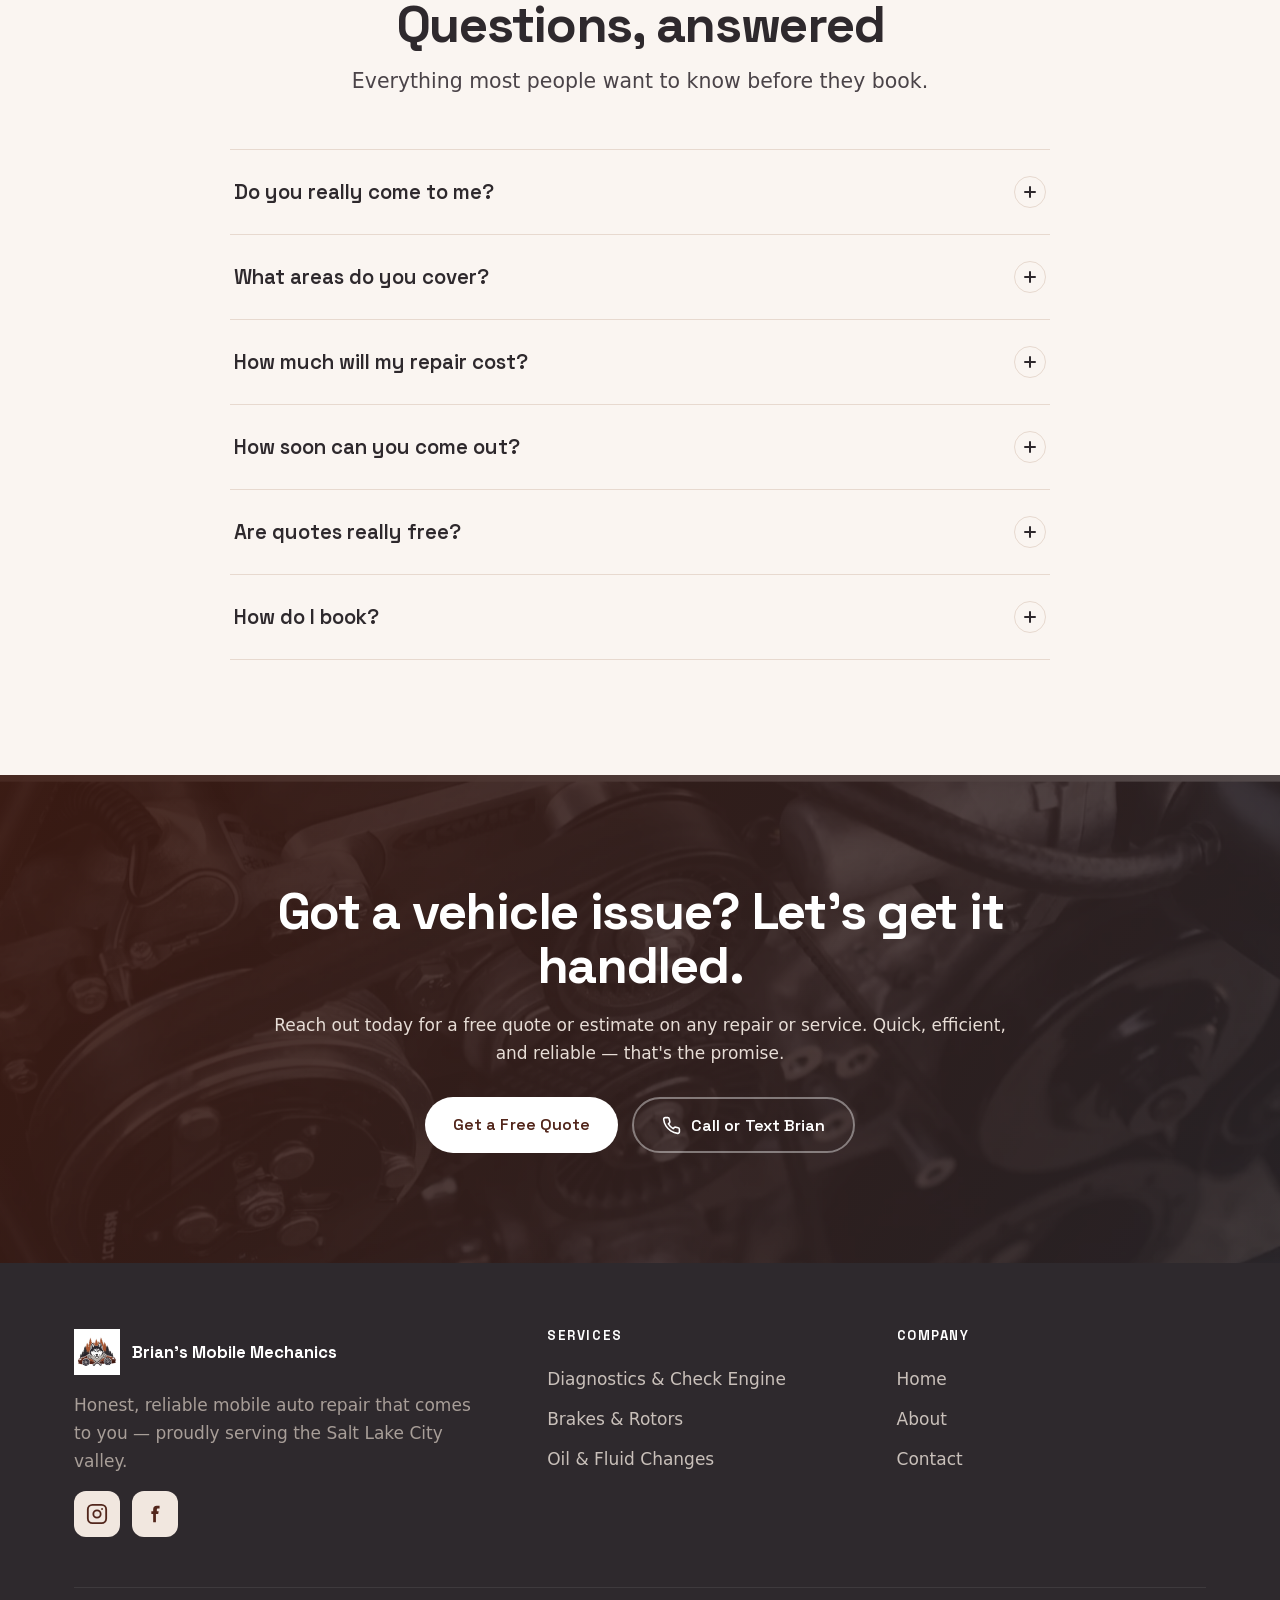
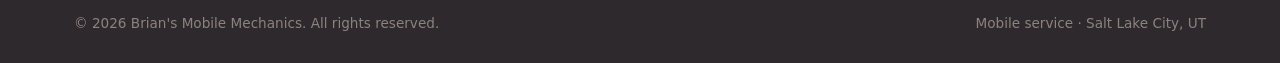
<file: services.html>
<!DOCTYPE html>
<html lang="en">
<head>
  <meta charset="UTF-8" />
  <meta name="viewport" content="width=device-width, initial-scale=1" />
  <title>Services | Brian's Mobile Mechanics — Salt Lake City Mobile Auto Repair</title>
  <meta name="description" content="Mobile auto repair services in Salt Lake City: diagnostics, brakes, oil changes, batteries, alternators, suspension, tune-ups, cooling & more — done at your location. Free quotes." />
  <link rel="canonical" href="https://briansmobilemechanics.com/services.html" />
  <meta name="theme-color" content="#2e292d" />
  <meta property="og:type" content="website" />
  <meta property="og:title" content="Services | Brian's Mobile Mechanics" />
  <meta property="og:description" content="Full-service mobile auto repair across the Salt Lake City valley. At your home, work, or roadside." />
  <meta property="og:url" content="https://briansmobilemechanics.com/services.html" />
  <meta property="og:image" content="https://briansmobilemechanics.com/assets/icon-512.png" />
  <link rel="icon" href="favicon.svg" type="image/svg+xml" />
  <link rel="icon" href="assets/favicon-32.png" sizes="32x32" type="image/png" />
  <link rel="apple-touch-icon" href="assets/apple-touch-icon.png" />
  <link rel="manifest" href="site.webmanifest" />
  <link rel="preload" as="font" type="font/woff2" href="assets/fonts/space-grotesk-latin.woff2" crossorigin />
  <link rel="stylesheet" href="fonts.css" />
  <link rel="stylesheet" href="styles.css" />
  <script src="i18n.js" defer></script>
  <script src="main.js" defer></script>

  <!-- FAQ structured data -->
  <script type="application/ld+json">
  {
    "@context": "https://schema.org",
    "@type": "FAQPage",
    "mainEntity": [
      { "@type": "Question", "name": "Do you really come to me?", "acceptedAnswer": { "@type": "Answer", "text": "Yes. Brian brings the tools and parts to your home, workplace, or the roadside anywhere in the Salt Lake City valley. No tow truck, no shop waiting room." } },
      { "@type": "Question", "name": "What areas do you cover?", "acceptedAnswer": { "@type": "Answer", "text": "Salt Lake City and the surrounding valley, including West Valley City, Sandy, West Jordan, Murray, Taylorsville, Draper, Midvale, Holladay and more." } },
      { "@type": "Question", "name": "How much will my repair cost?", "acceptedAnswer": { "@type": "Answer", "text": "Every job starts with a free, no-obligation quote. Brian explains what's needed and what it costs up front." } },
      { "@type": "Question", "name": "How soon can you come out?", "acceptedAnswer": { "@type": "Answer", "text": "Many repairs can be handled the same day, depending on schedule and parts. Reach out for the soonest available time." } },
      { "@type": "Question", "name": "Are quotes really free?", "acceptedAnswer": { "@type": "Answer", "text": "Always. Call or text with your vehicle and the issue for an honest estimate at no cost." } }
    ]
  }
  </script>
</head>
<body>
  <header class="site-header">
    <div class="wrap">
      <a class="brand" href="index.html" aria-label="Brian's Mobile Mechanics — Home">
        <img src="assets/logo-header.webp" width="46" height="46" alt="Brian's Mobile Mechanics logo" />
        <b>Brian's Mobile Mechanics<span data-i18n="footer_area">Mobile service · Salt Lake City, UT</span></b>
      </a>
      <nav class="nav" aria-label="Primary">
        <a href="index.html" data-i18n="nav_home">Home</a>
        <a href="services.html" class="active" data-i18n="nav_services">Services</a>
        <a href="about.html" data-i18n="nav_about">About</a>
        <a href="contact.html" data-i18n="nav_contact">Contact</a>
        <a href="contact.html" class="btn btn--primary nav-cta" data-i18n="btn_quote">Get a Free Quote</a>
      </nav>
      <div class="header-actions">
        <div class="lang-toggle" role="group" aria-label="Language">
          <button data-lang-btn="en" aria-pressed="true">EN</button>
          <button data-lang-btn="es" aria-pressed="false">ES</button>
        </div>
        <a href="contact.html" class="btn btn--primary header-cta" data-i18n="btn_quote">Get a Free Quote</a>
        <button class="menu-btn" aria-label="Menu" aria-expanded="false"><span></span></button>
      </div>
    </div>
  </header>

  <main>
    <!-- Page hero -->
    <section class="page-hero">
      <div class="wrap">
        <span class="eyebrow" data-reveal data-i18n="svcpage_eyebrow">Services</span>
        <h1 data-reveal data-delay="1" data-i18n="svcpage_title">Full-service mobile auto repair</h1>
        <p class="lead" data-reveal data-delay="2" data-i18n="svcpage_lead">If it keeps you off the road, Brian can likely help. Here's a look at the most common services — don't see yours? Just ask.</p>
        <div class="pill-row" data-reveal data-delay="3">
          <span class="pill"><svg viewBox="0 0 24 24" fill="none" stroke="currentColor" stroke-width="2" stroke-linecap="round" stroke-linejoin="round"><path d="M3 11l8-8 8 8M5 9v10a1 1 0 0 0 1 1h12a1 1 0 0 0 1-1V9"/></svg><span data-i18n="svc_t1">We come to you</span></span>
          <span class="pill"><svg viewBox="0 0 24 24" fill="none" stroke="currentColor" stroke-width="2" stroke-linecap="round" stroke-linejoin="round"><rect x="3" y="4" width="18" height="16" rx="2"/><path d="M8 10h8M8 14h5"/></svg><span data-i18n="svc_t2">Free quotes</span></span>
          <span class="pill"><svg viewBox="0 0 24 24" fill="none" stroke="currentColor" stroke-width="2" stroke-linecap="round" stroke-linejoin="round"><circle cx="12" cy="12" r="9"/><path d="M12 7v5l3 3"/></svg><span data-i18n="svc_t3">Same-day available</span></span>
          <span class="pill"><svg viewBox="0 0 24 24" fill="none" stroke="currentColor" stroke-width="2" stroke-linecap="round" stroke-linejoin="round"><circle cx="12" cy="12" r="9"/><path d="M2 12h20M12 3a15 15 0 0 1 0 18M12 3a15 15 0 0 0 0 18"/></svg><span data-i18n="svc_t4">English &amp; Español</span></span>
        </div>
      </div>
    </section>

    <!-- Featured services: alternating blocks -->
    <section class="section" style="padding-top:8px">
      <div class="wrap svc-blocks">

        <article class="svc-block" data-reveal>
          <div class="svc-media"><span class="svc-num">01</span><img src="assets/engine-belt.webp" width="1000" height="750" loading="lazy" alt="Engine bay diagnostics close-up" /></div>
          <div class="svc-body">
            <div class="card-ico"><svg viewBox="0 0 24 24" fill="none" stroke="currentColor" stroke-width="2" stroke-linecap="round" stroke-linejoin="round"><path d="M12 2v4M12 18v4M4.9 4.9l2.8 2.8M16.3 16.3l2.8 2.8M2 12h4M18 12h4M4.9 19.1l2.8-2.8M16.3 7.7l2.8-2.8"/><circle cx="12" cy="12" r="3"/></svg></div>
            <h2 data-i18n="svc1_t">Diagnostics &amp; Check Engine</h2>
            <p data-i18n="svc1_long">When a warning light comes on, Brian reads the codes and diagnoses the real cause.</p>
            <ul class="includes">
              <li><svg viewBox="0 0 24 24" fill="none" stroke="currentColor" stroke-width="3" stroke-linecap="round" stroke-linejoin="round"><path d="M20 6L9 17l-5-5"/></svg><span data-i18n="svc1_i1">Full computer scan &amp; code read</span></li>
              <li><svg viewBox="0 0 24 24" fill="none" stroke="currentColor" stroke-width="3" stroke-linecap="round" stroke-linejoin="round"><path d="M20 6L9 17l-5-5"/></svg><span data-i18n="svc1_i2">Plain-English explanation</span></li>
              <li><svg viewBox="0 0 24 24" fill="none" stroke="currentColor" stroke-width="3" stroke-linecap="round" stroke-linejoin="round"><path d="M20 6L9 17l-5-5"/></svg><span data-i18n="svc1_i3">Honest quote before work begins</span></li>
            </ul>
            <a class="svc-ask" href="contact.html"><span data-i18n="svc_ask">Ask about this service</span><svg viewBox="0 0 24 24" fill="none" stroke="currentColor" stroke-width="2" stroke-linecap="round" stroke-linejoin="round"><path d="M5 12h14M13 6l6 6-6 6"/></svg></a>
          </div>
        </article>

        <article class="svc-block reverse" data-reveal>
          <div class="svc-media"><span class="svc-num">02</span><img src="assets/repair-hands.webp" width="1000" height="750" loading="lazy" alt="Mechanic servicing brakes with a wrench" /></div>
          <div class="svc-body">
            <div class="card-ico"><svg viewBox="0 0 24 24" fill="none" stroke="currentColor" stroke-width="2" stroke-linecap="round" stroke-linejoin="round"><circle cx="12" cy="12" r="9"/><circle cx="12" cy="12" r="3"/><path d="M12 3v3M12 18v3M3 12h3M18 12h3"/></svg></div>
            <h2 data-i18n="svc2_t">Brakes &amp; Rotors</h2>
            <p data-i18n="svc2_long">Brakes are the one system you never gamble on. Pads, rotors, lines and fluid done safely on-site.</p>
            <ul class="includes">
              <li><svg viewBox="0 0 24 24" fill="none" stroke="currentColor" stroke-width="3" stroke-linecap="round" stroke-linejoin="round"><path d="M20 6L9 17l-5-5"/></svg><span data-i18n="svc2_i1">Brake pad &amp; rotor replacement</span></li>
              <li><svg viewBox="0 0 24 24" fill="none" stroke="currentColor" stroke-width="3" stroke-linecap="round" stroke-linejoin="round"><path d="M20 6L9 17l-5-5"/></svg><span data-i18n="svc2_i2">Brake line &amp; fluid service</span></li>
              <li><svg viewBox="0 0 24 24" fill="none" stroke="currentColor" stroke-width="3" stroke-linecap="round" stroke-linejoin="round"><path d="M20 6L9 17l-5-5"/></svg><span data-i18n="svc2_i3">Noise &amp; soft-pedal fixes</span></li>
            </ul>
            <a class="svc-ask" href="contact.html"><span data-i18n="svc_ask">Ask about this service</span><svg viewBox="0 0 24 24" fill="none" stroke="currentColor" stroke-width="2" stroke-linecap="round" stroke-linejoin="round"><path d="M5 12h14M13 6l6 6-6 6"/></svg></a>
          </div>
        </article>

        <article class="svc-block" data-reveal>
          <div class="svc-media"><span class="svc-num">03</span><img src="assets/oil-change.webp" width="1000" height="750" loading="lazy" alt="Oil change being performed on an engine" /></div>
          <div class="svc-body">
            <div class="card-ico"><svg viewBox="0 0 24 24" fill="none" stroke="currentColor" stroke-width="2" stroke-linecap="round" stroke-linejoin="round"><path d="M9 3h6l1 4H8l1-4zM7 7h10l1 8a4 4 0 0 1-4 4h-4a4 4 0 0 1-4-4l1-8z"/><path d="M10 13h4"/></svg></div>
            <h2 data-i18n="svc3_t">Oil &amp; Maintenance</h2>
            <p data-i18n="svc3_long">Routine maintenance is the cheapest repair you'll make. Oil, fluids and scheduled service in your driveway.</p>
            <ul class="includes">
              <li><svg viewBox="0 0 24 24" fill="none" stroke="currentColor" stroke-width="3" stroke-linecap="round" stroke-linejoin="round"><path d="M20 6L9 17l-5-5"/></svg><span data-i18n="svc3_i1">Oil, filter &amp; fluid changes</span></li>
              <li><svg viewBox="0 0 24 24" fill="none" stroke="currentColor" stroke-width="3" stroke-linecap="round" stroke-linejoin="round"><path d="M20 6L9 17l-5-5"/></svg><span data-i18n="svc3_i2">Scheduled maintenance</span></li>
              <li><svg viewBox="0 0 24 24" fill="none" stroke="currentColor" stroke-width="3" stroke-linecap="round" stroke-linejoin="round"><path d="M20 6L9 17l-5-5"/></svg><span data-i18n="svc3_i3">Multi-point inspection</span></li>
            </ul>
            <a class="svc-ask" href="contact.html"><span data-i18n="svc_ask">Ask about this service</span><svg viewBox="0 0 24 24" fill="none" stroke="currentColor" stroke-width="2" stroke-linecap="round" stroke-linejoin="round"><path d="M5 12h14M13 6l6 6-6 6"/></svg></a>
          </div>
        </article>

        <article class="svc-block reverse" data-reveal>
          <div class="svc-media"><span class="svc-num">04</span><img src="assets/tools-wall.webp" width="1000" height="750" loading="lazy" alt="Mechanic's tools and equipment" /></div>
          <div class="svc-body">
            <div class="card-ico"><svg viewBox="0 0 24 24" fill="none" stroke="currentColor" stroke-width="2" stroke-linecap="round" stroke-linejoin="round"><rect x="2" y="7" width="18" height="10" rx="2"/><path d="M22 10v4M6 10v4M10 10v4"/><path d="M7 4h3M14 4h3"/></svg></div>
            <h2 data-i18n="svc4_t">Batteries &amp; Electrical</h2>
            <p data-i18n="svc4_long">A no-start can wreck your day. Batteries, starters, alternators and electrical gremlins, diagnosed and fixed.</p>
            <ul class="includes">
              <li><svg viewBox="0 0 24 24" fill="none" stroke="currentColor" stroke-width="3" stroke-linecap="round" stroke-linejoin="round"><path d="M20 6L9 17l-5-5"/></svg><span data-i18n="svc4_i1">Battery, starter &amp; alternator</span></li>
              <li><svg viewBox="0 0 24 24" fill="none" stroke="currentColor" stroke-width="3" stroke-linecap="round" stroke-linejoin="round"><path d="M20 6L9 17l-5-5"/></svg><span data-i18n="svc4_i2">Charging-system testing</span></li>
              <li><svg viewBox="0 0 24 24" fill="none" stroke="currentColor" stroke-width="3" stroke-linecap="round" stroke-linejoin="round"><path d="M20 6L9 17l-5-5"/></svg><span data-i18n="svc4_i3">No-start &amp; electrical diagnosis</span></li>
            </ul>
            <a class="svc-ask" href="contact.html"><span data-i18n="svc_ask">Ask about this service</span><svg viewBox="0 0 24 24" fill="none" stroke="currentColor" stroke-width="2" stroke-linecap="round" stroke-linejoin="round"><path d="M5 12h14M13 6l6 6-6 6"/></svg></a>
          </div>
        </article>

      </div>
    </section>

    <!-- Also handled -->
    <section class="section section--cream">
      <div class="wrap">
        <div class="section-head center" data-reveal>
          <span class="eyebrow" data-i18n="svcpage_eyebrow">Services</span>
          <h2 data-i18n="svc_also_t">Also handled on-site</h2>
          <p class="lead" data-i18n="svc_also_sub">A few more of the repairs and services Brian takes care of right at your location.</p>
        </div>
        <div class="cards">
          <article class="card" data-reveal>
            <div class="card-ico"><svg viewBox="0 0 24 24" fill="none" stroke="currentColor" stroke-width="2" stroke-linecap="round" stroke-linejoin="round"><path d="M4 18V8a4 4 0 0 1 8 0v8a4 4 0 0 0 8 0V6"/><circle cx="4" cy="18" r="2"/><circle cx="20" cy="6" r="2"/></svg></div>
            <h3 data-i18n="svc5_t">Suspension &amp; Steering</h3><p data-i18n="svc5_d"></p>
          </article>
          <article class="card" data-reveal data-delay="1">
            <div class="card-ico"><svg viewBox="0 0 24 24" fill="none" stroke="currentColor" stroke-width="2" stroke-linecap="round" stroke-linejoin="round"><path d="M14.7 6.3a4 4 0 0 0-5.4 5.4L3 18v3h3l6.3-6.3a4 4 0 0 0 5.4-5.4l-2.3 2.3-2-2 2.3-2.3z"/></svg></div>
            <h3 data-i18n="svc6_t">Tune-Ups &amp; Maintenance</h3><p data-i18n="svc6_d"></p>
          </article>
          <article class="card" data-reveal data-delay="2">
            <div class="card-ico"><svg viewBox="0 0 24 24" fill="none" stroke="currentColor" stroke-width="2" stroke-linecap="round" stroke-linejoin="round"><path d="M12 22s8-4 8-10V5l-8-3-8 3v7c0 6 8 10 8 10z"/><path d="M12 7v5"/><circle cx="12" cy="15" r="1" fill="currentColor"/></svg></div>
            <h3 data-i18n="svc7_t">Cooling &amp; Overheating</h3><p data-i18n="svc7_d"></p>
          </article>
          <article class="card" data-reveal>
            <div class="card-ico"><svg viewBox="0 0 24 24" fill="none" stroke="currentColor" stroke-width="2" stroke-linecap="round" stroke-linejoin="round"><path d="M3 12a9 9 0 0 1 18 0 9 9 0 0 1-18 0z"/><path d="M7 12a5 5 0 0 1 10 0"/></svg></div>
            <h3 data-i18n="svc8_t">Belts &amp; Hoses</h3><p data-i18n="svc8_d"></p>
          </article>
          <article class="card" data-reveal data-delay="1">
            <div class="card-ico"><svg viewBox="0 0 24 24" fill="none" stroke="currentColor" stroke-width="2" stroke-linecap="round" stroke-linejoin="round"><circle cx="11" cy="11" r="7"/><path d="M21 21l-4.3-4.3"/><path d="M8 11h6M11 8v6"/></svg></div>
            <h3 data-i18n="svc9_t">Pre-Purchase Inspections</h3><p data-i18n="svc9_d"></p>
          </article>
          <article class="card" data-reveal data-delay="2" style="display:flex;flex-direction:column;justify-content:center;background:var(--ink);border-color:var(--ink)">
            <h3 style="color:#fff;margin-bottom:8px" data-i18n="svc_note_t">Don't see what you need?</h3>
            <p style="color:#c3bab4;margin-bottom:18px" data-i18n="svc_note_d">If it can be done mobile, Brian will take care of it.</p>
            <a href="contact.html" class="btn btn--primary" style="align-self:flex-start" data-i18n="btn_quote">Get a Free Quote</a>
          </article>
        </div>
      </div>
    </section>

    <!-- Process -->
    <section class="section">
      <div class="wrap">
        <div class="section-head center" data-reveal>
          <span class="eyebrow" data-i18n="steps_eyebrow">How it works</span>
          <h2 data-i18n="steps_title">Back on the road in three steps</h2>
          <p class="lead" data-i18n="steps_sub">Getting your vehicle fixed shouldn't be complicated.</p>
        </div>
        <div class="steps">
          <div class="step" data-reveal><div class="num">01</div><h3 data-i18n="step1_t">Reach out</h3><p data-i18n="step1_d"></p></div>
          <div class="step" data-reveal data-delay="1"><div class="num">02</div><h3 data-i18n="step2_t">Get a free quote</h3><p data-i18n="step2_d"></p></div>
          <div class="step" data-reveal data-delay="2"><div class="num">03</div><h3 data-i18n="step3_t">We fix it at your spot</h3><p data-i18n="step3_d"></p></div>
        </div>
      </div>
    </section>

    <!-- FAQ -->
    <section class="section section--cream">
      <div class="wrap">
        <div class="section-head center" data-reveal>
          <span class="eyebrow" data-i18n="faq_eyebrow">Good to know</span>
          <h2 data-i18n="faq_title">Questions, answered</h2>
          <p class="lead" data-i18n="faq_sub">Everything most people want to know before they book.</p>
        </div>
        <div class="faq" data-reveal>
          <div class="faq-item">
            <button class="faq-q" type="button"><span data-i18n="faq_q1">Do you really come to me?</span><span class="ico" aria-hidden="true"></span></button>
            <div class="faq-a"><div><p data-i18n="faq_a1"></p></div></div>
          </div>
          <div class="faq-item">
            <button class="faq-q" type="button"><span data-i18n="faq_q2">What areas do you cover?</span><span class="ico" aria-hidden="true"></span></button>
            <div class="faq-a"><div><p data-i18n="faq_a2"></p></div></div>
          </div>
          <div class="faq-item">
            <button class="faq-q" type="button"><span data-i18n="faq_q3">How much will my repair cost?</span><span class="ico" aria-hidden="true"></span></button>
            <div class="faq-a"><div><p data-i18n="faq_a3"></p></div></div>
          </div>
          <div class="faq-item">
            <button class="faq-q" type="button"><span data-i18n="faq_q4">How soon can you come out?</span><span class="ico" aria-hidden="true"></span></button>
            <div class="faq-a"><div><p data-i18n="faq_a4"></p></div></div>
          </div>
          <div class="faq-item">
            <button class="faq-q" type="button"><span data-i18n="faq_q5">Are quotes really free?</span><span class="ico" aria-hidden="true"></span></button>
            <div class="faq-a"><div><p data-i18n="faq_a5"></p></div></div>
          </div>
          <div class="faq-item">
            <button class="faq-q" type="button"><span data-i18n="faq_q6">How do I book?</span><span class="ico" aria-hidden="true"></span></button>
            <div class="faq-a"><div><p data-i18n="faq_a6"></p></div></div>
          </div>
        </div>
      </div>
    </section>

    <!-- CTA band -->
    <section class="cta-band">
      <div class="cta-bg"><img src="assets/engine-belt.webp" width="1400" height="930" loading="lazy" alt="" /></div>
      <div class="wrap">
        <div class="cta-inner" data-reveal>
          <h2 data-i18n="cta_title">Got a vehicle issue? Let's get it handled.</h2>
          <p data-i18n="cta_p">Reach out today for a free quote or estimate on any repair or service.</p>
          <div class="cta-actions">
            <a href="contact.html" class="btn btn--light" data-i18n="cta_b1">Get a Free Quote</a>
            <button class="btn btn--outline-light" onclick="bmmCall()">
              <svg viewBox="0 0 24 24" fill="none" stroke="currentColor" stroke-width="2" stroke-linecap="round" stroke-linejoin="round"><path d="M22 16.92v3a2 2 0 0 1-2.18 2 19.79 19.79 0 0 1-8.63-3.07 19.5 19.5 0 0 1-6-6 19.79 19.79 0 0 1-3.07-8.67A2 2 0 0 1 4.11 2h3a2 2 0 0 1 2 1.72c.13.96.36 1.9.7 2.81a2 2 0 0 1-.45 2.11L8.09 9.91a16 16 0 0 0 6 6l1.27-1.27a2 2 0 0 1 2.11-.45c.9.34 1.85.57 2.81.7A2 2 0 0 1 22 16.92z"/></svg>
              <span data-i18n="cta_b2">Call or Text Brian</span>
            </button>
          </div>
        </div>
      </div>
    </section>
  </main>

  <footer class="site-footer">
    <div class="wrap">
      <div class="footer-grid">
        <div>
          <a class="brand" href="index.html" aria-label="Brian's Mobile Mechanics — Home">
            <img src="assets/logo-header.webp" width="46" height="46" alt="Brian's Mobile Mechanics logo" />
            <b style="color:#fff">Brian's Mobile Mechanics</b>
          </a>
          <p style="margin-top:16px" data-i18n="footer_tagline">Honest, reliable mobile auto repair that comes to you.</p>
          <div class="socials">
            <a href="https://www.instagram.com/briansmobilemechanics" target="_blank" rel="noopener" aria-label="Instagram"><svg viewBox="0 0 24 24" fill="none" stroke="currentColor" stroke-width="2" stroke-linecap="round" stroke-linejoin="round"><rect x="2" y="2" width="20" height="20" rx="5"/><circle cx="12" cy="12" r="4"/><circle cx="17.5" cy="6.5" r="1" fill="currentColor" stroke="none"/></svg></a>
            <a href="https://www.facebook.com/61585430262783" target="_blank" rel="noopener" aria-label="Facebook"><svg viewBox="0 0 24 24" fill="currentColor"><path d="M14 9V7a1 1 0 0 1 1-1h2V3h-3a4 4 0 0 0-4 4v2H8v3h2v9h3v-9h2.5l.5-3h-3z"/></svg></a>
          </div>
        </div>
        <div class="footer-col">
          <h4 data-i18n="footer_services_h">Services</h4>
          <a href="services.html" data-i18n="svc1_t">Diagnostics</a>
          <a href="services.html" data-i18n="svc2_t">Brakes</a>
          <a href="services.html" data-i18n="svc3_t">Oil Changes</a>
        </div>
        <div class="footer-col">
          <h4 data-i18n="footer_company_h">Company</h4>
          <a href="index.html" data-i18n="footer_link_home">Home</a>
          <a href="about.html" data-i18n="footer_link_about">About</a>
          <a href="contact.html" data-i18n="footer_link_contact">Contact</a>
        </div>
      </div>
      <div class="footer-bottom">
        <span>© <span id="year">2026</span> Brian's Mobile Mechanics. <span data-i18n="footer_rights">All rights reserved.</span></span>
        <span data-i18n="footer_area">Mobile service · Salt Lake City, UT</span>
      </div>
    </div>
  </footer>
</body>
</html>
</file>
<file: fonts.css>
@font-face {
  font-family: 'Space Grotesk';
  font-style: normal;
  font-weight: 400 700;
  font-display: swap;
  src: url('assets/fonts/space-grotesk-latin-ext.woff2') format('woff2');
  unicode-range: U+0100-02BA, U+02BD-02C5, U+02C7-02CC, U+02CE-02D7, U+02DD-02FF, U+0304, U+0308, U+0329, U+1D00-1DBF, U+1E00-1E9F, U+1EF2-1EFF, U+2020, U+20A0-20AB, U+20AD-20C0, U+2113, U+2C60-2C7F, U+A720-A7FF;
}
@font-face {
  font-family: 'Space Grotesk';
  font-style: normal;
  font-weight: 400 700;
  font-display: swap;
  src: url('assets/fonts/space-grotesk-latin.woff2') format('woff2');
  unicode-range: U+0000-00FF, U+0131, U+0152-0153, U+02BB-02BC, U+02C6, U+02DA, U+02DC, U+0304, U+0308, U+0329, U+2000-206F, U+20AC, U+2122, U+2191, U+2193, U+2212, U+2215, U+FEFF, U+FFFD;
}
</file>
<file: styles.css>
/* =========================================================
   Brian's Mobile Mechanics — Design System v2
   Palette: orange #bb6541 · brown #52261b · ink #2e292d
   Modern, animated, lightweight. No framework, no build.
   ========================================================= */

:root {
  --orange: #bb6541;
  --orange-300: #d68a64;
  --orange-100: #f1d9cc;
  --brown: #52261b;
  --brown-700: #3c1b13;
  --ink: #2e292d;
  --ink-soft: #4a4348;
  --paper: #ffffff;
  --cream: #faf5f1;
  --cream-200: #f1e7df;
  --line: #e7d9cf;
  --white: #ffffff;

  --shadow-sm: 0 2px 8px rgba(46, 41, 45, 0.06);
  --shadow-md: 0 12px 30px rgba(46, 41, 45, 0.10);
  --shadow-lg: 0 28px 60px rgba(46, 41, 45, 0.18);
  --shadow-orange: 0 18px 40px rgba(187, 101, 65, 0.38);

  --radius: 16px;
  --radius-lg: 24px;
  --maxw: 1180px;
  --header-h: 76px;

  --display: "Space Grotesk", system-ui, -apple-system, "Segoe UI", sans-serif;
  --sans: system-ui, -apple-system, "Segoe UI", Roboto, Helvetica, Arial, sans-serif;
  --ease: cubic-bezier(0.16, 1, 0.3, 1);
  --ease-spring: cubic-bezier(0.34, 1.56, 0.64, 1);
}

/* ---------- Reset ---------- */
*, *::before, *::after { box-sizing: border-box; }
html { scroll-behavior: smooth; -webkit-text-size-adjust: 100%; }
body {
  margin: 0;
  font-family: var(--sans);
  color: var(--ink);
  background: var(--paper);
  line-height: 1.65;
  font-size: 17px;
  overflow-x: hidden;
  -webkit-font-smoothing: antialiased;
}
img { max-width: 100%; display: block; }
a { color: inherit; text-decoration: none; }
button { font-family: inherit; cursor: pointer; border: none; background: none; }
h1, h2, h3, h4 { margin: 0; line-height: 1.05; letter-spacing: -0.025em; font-weight: 700; font-family: var(--display); }
p { margin: 0 0 1rem; }
ul { margin: 0; padding: 0; list-style: none; }
:focus-visible { outline: 3px solid var(--orange); outline-offset: 3px; border-radius: 6px; }

/* ---------- Layout ---------- */
.wrap { width: 100%; max-width: var(--maxw); margin: 0 auto; padding: 0 24px; }
.section { padding: clamp(60px, 9vw, 120px) 0; position: relative; }
.section--cream { background: var(--cream); }
.section--ink { background: var(--ink); color: #f3eee9; }
.section--ink h2, .section--ink h3 { color: #fff; }

.eyebrow {
  display: inline-flex; align-items: center; gap: 10px;
  font-family: var(--display);
  font-size: 0.78rem; font-weight: 600; letter-spacing: 0.22em;
  text-transform: uppercase; color: var(--orange); margin-bottom: 18px;
}
.eyebrow::before { content: ""; width: 28px; height: 2px; background: var(--orange); display: inline-block; transform-origin: left; animation: lineGrow .8s var(--ease) both; }
.section--ink .eyebrow { color: var(--orange-300); }
.section--ink .eyebrow::before { background: var(--orange-300); }
@keyframes lineGrow { from { transform: scaleX(0); } }

h1 { font-size: clamp(2.5rem, 6.4vw, 4.6rem); }
h2 { font-size: clamp(2rem, 4.3vw, 3.2rem); }
h3 { font-size: clamp(1.2rem, 2vw, 1.5rem); font-weight: 600; }
.lead { font-size: clamp(1.05rem, 1.6vw, 1.3rem); color: var(--ink-soft); max-width: 60ch; font-family: var(--sans); }
.section--ink .lead { color: #cfc6c0; }

/* ---------- Buttons ---------- */
.btn {
  position: relative; display: inline-flex; align-items: center; justify-content: center; gap: 10px;
  padding: 15px 28px; border-radius: 999px; overflow: hidden;
  font-family: var(--display); font-weight: 600; font-size: 1rem; letter-spacing: 0.005em;
  transition: transform .35s var(--ease), box-shadow .35s var(--ease), background .3s, color .3s;
  will-change: transform;
}
.btn > * { position: relative; z-index: 1; }
.btn svg { width: 19px; height: 19px; }
/* shine sweep */
.btn::after {
  content: ""; position: absolute; inset: 0; z-index: 0;
  background: linear-gradient(110deg, transparent 30%, rgba(255,255,255,.35) 50%, transparent 70%);
  transform: translateX(-120%); transition: transform .7s var(--ease);
}
.btn:hover::after { transform: translateX(120%); }
.btn--primary { background: var(--orange); color: #fff; box-shadow: var(--shadow-orange); }
.btn--primary:hover { transform: translateY(-3px); box-shadow: 0 22px 46px rgba(187,101,65,.5); background: #c97050; }
.btn--ghost { background: transparent; color: var(--ink); border: 2px solid var(--line); }
.btn--ghost:hover { border-color: var(--orange); color: var(--orange); transform: translateY(-3px); }
.btn--light { background: #fff; color: var(--brown); }
.btn--light:hover { transform: translateY(-3px); box-shadow: var(--shadow-md); }
.btn--outline-light { border: 2px solid rgba(255,255,255,.4); color: #fff; }
.btn--outline-light:hover { border-color: #fff; transform: translateY(-3px); background: rgba(255,255,255,.08); }

/* ---------- Scroll progress ---------- */
.scroll-progress {
  position: fixed; top: 0; left: 0; height: 3px; width: 100%; z-index: 200;
  transform: scaleX(0); transform-origin: 0 50%;
  background: linear-gradient(90deg, var(--orange), var(--brown));
}

/* ---------- Custom cursor ---------- */
.cursor-ring, .cursor-dot { position: fixed; top: 0; left: 0; z-index: 300; pointer-events: none; border-radius: 50%; mix-blend-mode: multiply; will-change: transform; }
.cursor-dot { width: 7px; height: 7px; background: var(--orange); transform: translate(-50%, -50%); }
.cursor-ring { width: 38px; height: 38px; border: 1.5px solid rgba(187,101,65,.6); transform: translate(-50%, -50%); transition: width .25s var(--ease), height .25s var(--ease), background .25s, border-color .25s; }
.cursor-ring.hot { width: 58px; height: 58px; background: rgba(187,101,65,.08); border-color: var(--orange); }
@media (hover: none), (pointer: coarse) { .cursor-ring, .cursor-dot { display: none; } }

/* ---------- Header ---------- */
.site-header {
  position: fixed; top: 0; left: 0; right: 0; z-index: 100; height: var(--header-h);
  display: flex; align-items: center;
  background: rgba(255,255,255,0.7);
  backdrop-filter: saturate(160%) blur(16px); -webkit-backdrop-filter: saturate(160%) blur(16px);
  border-bottom: 1px solid transparent;
  transition: box-shadow .3s, border-color .3s, background .3s, transform .4s var(--ease);
}
.site-header.scrolled { box-shadow: var(--shadow-sm); border-color: var(--line); background: rgba(255,255,255,.85); }
.site-header.hide { transform: translateY(-100%); }
.site-header .wrap { display: flex; align-items: center; justify-content: space-between; }
.brand { display: flex; align-items: center; gap: 12px; }
.brand img { width: 46px; height: 46px; object-fit: contain; transition: transform .5s var(--ease-spring); }
.brand:hover img { transform: rotate(-8deg) scale(1.08); }
.brand b { font-family: var(--display); font-size: 1.04rem; font-weight: 700; line-height: 1.05; }
.brand span { display: block; font-size: 0.66rem; letter-spacing: 0.18em; text-transform: uppercase; color: var(--orange); font-weight: 600; }

.nav { display: flex; align-items: center; gap: 4px; }
.nav a {
  padding: 9px 14px; border-radius: 8px; font-weight: 600; font-size: 0.96rem; font-family: var(--display);
  color: var(--ink-soft); transition: color .2s; position: relative;
}
.nav a:hover, .nav a.active { color: var(--ink); }
.nav a:not(.nav-cta)::after {
  content: ""; position: absolute; left: 14px; right: 14px; bottom: 4px; height: 2px;
  background: var(--orange); border-radius: 2px; transform: scaleX(0); transform-origin: center;
  transition: transform .3s var(--ease);
}
.nav a:not(.nav-cta):hover::after, .nav a.active::after { transform: scaleX(1); }
.header-actions { display: flex; align-items: center; gap: 12px; }

.lang-toggle { position: relative; display: inline-flex; align-items: center; padding: 3px; background: var(--cream-200); border-radius: 999px; gap: 2px; }
.lang-toggle button { position: relative; z-index: 1; padding: 6px 12px; border-radius: 999px; font-family: var(--display); font-weight: 700; font-size: 0.8rem; color: var(--ink-soft); letter-spacing: 0.04em; transition: color .3s; }
.lang-toggle button.is-active { color: #fff; }
.lang-toggle .lang-pill { position: absolute; z-index: 0; top: 3px; bottom: 3px; border-radius: 999px; background: var(--ink); box-shadow: var(--shadow-sm); transition: transform .4s var(--ease-spring), width .4s var(--ease-spring); }
.header-cta { display: inline-flex; }
.nav-cta { display: none; } /* in-nav CTA is for the mobile menu only */

/* Hamburger */
.menu-btn { display: none; width: 44px; height: 44px; border-radius: 10px; position: relative; }
.menu-btn span, .menu-btn span::before, .menu-btn span::after { content: ""; position: absolute; left: 11px; width: 22px; height: 2px; background: var(--ink); border-radius: 2px; transition: transform .3s var(--ease), opacity .2s; }
.menu-btn span { top: 21px; }
.menu-btn span::before { top: -7px; }
.menu-btn span::after { top: 7px; }
.menu-btn.open span { background: transparent; }
.menu-btn.open span::before { transform: translateY(7px) rotate(45deg); background: var(--ink); }
.menu-btn.open span::after { transform: translateY(-7px) rotate(-45deg); background: var(--ink); }

/* ---------- Intro loader (cinematic curtain) ---------- */
.intro {
  position: fixed; inset: 0; z-index: 999; display: grid; place-items: center; overflow: hidden;
  background: radial-gradient(120% 120% at 50% 35%, #6a3322 0%, var(--brown) 48%, var(--brown-700) 100%);
  transition: transform .9s cubic-bezier(.76,0,.24,1), opacity .5s ease .5s;
}
.intro.done { transform: translateY(-101%); opacity: 1; }
.intro::after { content: ""; position: absolute; inset: 0; background-image: radial-gradient(rgba(255,255,255,.05) 1px, transparent 1px); background-size: 4px 4px; opacity: .5; }
.intro-inner { position: relative; text-align: center; }
.intro img { width: min(48vw, 320px); filter: drop-shadow(0 24px 60px rgba(0,0,0,.5)); animation: introLogo 1.4s var(--ease) both; }
.intro-bar { margin: 26px auto 0; width: 180px; height: 3px; border-radius: 3px; background: rgba(255,255,255,.16); overflow: hidden; }
.intro-bar i { display: block; height: 100%; width: 0; background: linear-gradient(90deg, var(--orange-300), #fff); animation: introBar 1.5s var(--ease) forwards; }
.intro-count { margin-top: 14px; font-family: var(--display); font-weight: 700; letter-spacing: .2em; font-size: .8rem; color: rgba(255,255,255,.55); }
@keyframes introLogo { 0% { opacity: 0; transform: scale(.7) translateY(20px); filter: blur(10px) drop-shadow(0 24px 60px rgba(0,0,0,.5)); } 55% { opacity: 1; filter: blur(0) drop-shadow(0 24px 60px rgba(0,0,0,.5)); } 100% { opacity: 1; transform: scale(1) translateY(0); } }
@keyframes introBar { to { width: 100%; } }

/* ---------- Hero ---------- */
.hero { position: relative; padding-top: calc(var(--header-h) + 40px); overflow: hidden; }
.hero-bg { position: absolute; inset: 0; z-index: -2; overflow: hidden; background: linear-gradient(180deg, var(--cream) 0%, #fff 72%); }
/* animated brand orbs */
.hero-bg::before, .hero-bg::after { content: ""; position: absolute; border-radius: 50%; filter: blur(60px); opacity: .5; }
.hero-bg::before { width: 46vw; height: 46vw; top: -12vw; right: -8vw; background: radial-gradient(circle, rgba(187,101,65,.5), transparent 70%); animation: drift1 14s ease-in-out infinite; }
.hero-bg::after { width: 34vw; height: 34vw; bottom: -10vw; left: -6vw; background: radial-gradient(circle, rgba(82,38,27,.4), transparent 70%); animation: drift2 18s ease-in-out infinite; }
@keyframes drift1 { 50% { transform: translate(-40px, 30px) scale(1.12); } }
@keyframes drift2 { 50% { transform: translate(36px, -26px) scale(1.1); } }

.hero-grid { display: grid; grid-template-columns: 1.05fr 0.95fr; gap: 56px; align-items: center; padding-top: clamp(20px,4vw,50px); padding-bottom: clamp(40px,7vw,90px); }
.hero-copy h1 { color: var(--ink); }
.hero-copy h1 .accent { color: var(--orange); position: relative; }
.hero-copy .lead { margin: 22px 0 32px; }
.hero-cta { display: flex; flex-wrap: wrap; gap: 14px; }
.hero-trust { display: flex; flex-wrap: wrap; gap: 30px; margin-top: 40px; }
.hero-trust div { display: flex; flex-direction: column; }
.hero-trust b { font-family: var(--display); font-size: 1.8rem; color: var(--brown); line-height: 1; }
.hero-trust span { font-size: 0.85rem; color: var(--ink-soft); font-weight: 600; margin-top: 4px; }

.hero-visual { position: relative; perspective: 1000px; }
.hero-photo { border-radius: var(--radius-lg); overflow: hidden; box-shadow: var(--shadow-lg); aspect-ratio: 4 / 5; position: relative; }
.hero-photo img { width: 100%; height: 110%; object-fit: cover; will-change: transform; }
.hero-photo::after { content: ""; position: absolute; inset: 0; background: linear-gradient(180deg, transparent 40%, rgba(60,27,19,.55)); }
.hero-badge { position: absolute; z-index: 2; bottom: 22px; left: 22px; right: 22px; display: flex; align-items: center; gap: 14px; background: rgba(255,255,255,.92); backdrop-filter: blur(8px); padding: 14px 18px; border-radius: 14px; box-shadow: var(--shadow-md); animation: floatY 5s ease-in-out infinite; }
.hero-badge .dot { width: 11px; height: 11px; border-radius: 50%; background: #2fae66; flex: none; position: relative; }
.hero-badge .dot::after { content: ""; position: absolute; inset: 0; border-radius: 50%; background: #2fae66; animation: ping 1.8s ease-out infinite; }
@keyframes ping { 0% { transform: scale(1); opacity: .6; } 100% { transform: scale(3); opacity: 0; } }
.hero-badge b { display: block; font-size: 0.96rem; font-family: var(--display); }
.hero-badge small { color: var(--ink-soft); }
.hero-float { position: absolute; top: 26px; right: -14px; z-index: 2; background: var(--ink); color: #fff; padding: 12px 18px; border-radius: 14px; box-shadow: var(--shadow-md); font-weight: 600; font-family: var(--display); display: flex; align-items: center; gap: 10px; animation: floatY 6s ease-in-out infinite reverse; }
.hero-float svg { width: 22px; height: 22px; color: var(--orange-300); }
@keyframes floatY { 50% { transform: translateY(-10px); } }

/* Marquee strip (dual row) */
.strip { background: var(--ink); color: #ece7e2; overflow: hidden; padding: 6px 0; }
.strip-row { display: flex; gap: 44px; padding: 10px 0; white-space: nowrap; width: max-content; }
.strip-row.a { animation: marquee 30s linear infinite; }
.strip-row.b { animation: marquee 30s linear infinite reverse; }
.strip:hover .strip-row { animation-play-state: paused; }
.strip-row span { display: inline-flex; align-items: center; gap: 12px; font-family: var(--display); font-weight: 600; letter-spacing: 0.03em; font-size: 0.95rem; color: #d8cfc9; }
.strip-row span::before { content: ""; width: 7px; height: 7px; border-radius: 50%; background: var(--orange); }
@keyframes marquee { to { transform: translateX(-50%); } }

/* ---------- Section heads ---------- */
.section-head { max-width: 720px; margin-bottom: 50px; }
.section-head.center { margin-left: auto; margin-right: auto; text-align: center; }
.section-head.center .eyebrow { justify-content: center; }
.section-head.center .eyebrow::before { display: none; }
.section-head p { margin-top: 14px; }

/* ---------- Cards (3D tilt) ---------- */
.cards { display: grid; grid-template-columns: repeat(3, 1fr); gap: 22px; }
.card {
  background: #fff; border: 1px solid var(--line); border-radius: var(--radius);
  padding: 32px 28px; position: relative; overflow: hidden;
  transform-style: preserve-3d;
  transition: transform .4s var(--ease), box-shadow .4s, border-color .4s;
}
.card::before { content: ""; position: absolute; top: 0; left: 0; right: 0; height: 3px; background: linear-gradient(90deg, var(--orange), var(--brown)); transform: scaleX(0); transform-origin: left; transition: transform .45s var(--ease); }
.card::after { content: ""; position: absolute; inset: 0; opacity: 0; transition: opacity .4s; background: radial-gradient(400px circle at var(--mx,50%) var(--my,0%), rgba(187,101,65,.10), transparent 45%); }
.card:hover { box-shadow: var(--shadow-md); border-color: transparent; }
.card:hover::before { transform: scaleX(1); }
.card:hover::after { opacity: 1; }
.card-ico { width: 58px; height: 58px; border-radius: 15px; display: grid; place-items: center; background: var(--orange-100); color: var(--brown); margin-bottom: 20px; transition: transform .4s var(--ease-spring), background .3s, color .3s; transform: translateZ(30px); }
.card:hover .card-ico { background: var(--orange); color: #fff; transform: translateZ(40px) scale(1.06) rotate(-4deg); }
.card-ico svg { width: 28px; height: 28px; }
.card h3 { margin-bottom: 8px; transform: translateZ(22px); }
.card p { color: var(--ink-soft); margin: 0; font-size: 0.98rem; transform: translateZ(14px); }

/* ---------- Feature split ---------- */
.split { display: grid; grid-template-columns: 1fr 1fr; gap: 56px; align-items: center; }
.split-media { border-radius: var(--radius-lg); overflow: hidden; box-shadow: var(--shadow-lg); aspect-ratio: 5/4; position: relative; }
.split-media img { width: 100%; height: 118%; object-fit: cover; will-change: transform; }
.feature-list { display: grid; gap: 22px; margin-top: 26px; }
.feature { display: grid; grid-template-columns: 50px 1fr; gap: 16px; align-items: start; }
.feature .fico { width: 50px; height: 50px; border-radius: 13px; display: grid; place-items: center; background: var(--ink); color: var(--orange-300); transition: transform .4s var(--ease-spring); }
.feature:hover .fico { transform: rotate(-8deg) scale(1.08); }
.feature .fico svg { width: 24px; height: 24px; }
.feature h4 { font-family: var(--display); font-size: 1.1rem; margin-bottom: 4px; }
.feature p { margin: 0; color: var(--ink-soft); font-size: 0.97rem; }
.section--ink .feature p { color: #c3bab4; }
.section--ink .feature .fico { background: rgba(255,255,255,.08); }

/* ---------- Steps ---------- */
.steps { display: grid; grid-template-columns: repeat(3, 1fr); gap: 24px; }
.step { position: relative; padding-top: 16px; }
.step .num { font-family: var(--display); font-size: 3.4rem; font-weight: 700; color: transparent; -webkit-text-stroke: 2px var(--orange); line-height: 1; letter-spacing: -0.04em; }
.section--ink .step .num { -webkit-text-stroke-color: var(--orange-300); }
.step h3 { margin: 8px 0 8px; }
.step p { color: var(--ink-soft); margin: 0; }
.section--ink .step p { color: #c3bab4; }

/* ---------- Service area ---------- */
.area-grid { display: grid; grid-template-columns: 1.1fr 1fr; gap: 48px; align-items: center; }
.chips { display: flex; flex-wrap: wrap; gap: 10px; margin-top: 24px; }
.chip { padding: 9px 16px; border-radius: 999px; background: #fff; border: 1px solid var(--line); font-family: var(--display); font-weight: 600; font-size: 0.9rem; transition: transform .25s var(--ease-spring), border-color .2s, color .2s, background .2s; }
.chip:hover { transform: translateY(-3px); border-color: var(--orange); color: #fff; background: var(--orange); }

/* ---------- CTA band ---------- */
.cta-band { position: relative; overflow: hidden; color: #fff; }
.cta-band .cta-bg { position: absolute; inset: 0; z-index: -2; }
.cta-band .cta-bg img { width: 100%; height: 120%; object-fit: cover; filter: grayscale(.2); will-change: transform; }
.cta-band .cta-bg::after { content: ""; position: absolute; inset: 0; background: linear-gradient(120deg, rgba(60,27,19,.94), rgba(46,41,45,.82)); }
.cta-inner { text-align: center; max-width: 760px; margin: 0 auto; padding: clamp(60px,9vw,110px) 0; }
.cta-inner h2 { color: #fff; }
.cta-inner p { color: #e7ddd6; margin: 18px auto 30px; }
.cta-actions { display: flex; gap: 14px; justify-content: center; flex-wrap: wrap; }

/* ---------- Contact ---------- */
.contact-grid { display: grid; grid-template-columns: 1fr 1fr; gap: 48px; align-items: start; }
.contact-card { background: #fff; border: 1px solid var(--line); border-radius: var(--radius-lg); padding: 34px; box-shadow: var(--shadow-sm); }
.contact-row { display: flex; gap: 16px; align-items: center; padding: 18px 0; border-bottom: 1px solid var(--line); }
.contact-row:last-child { border-bottom: none; }
.contact-row .cico { width: 48px; height: 48px; border-radius: 12px; background: var(--orange-100); color: var(--brown); display: grid; place-items: center; flex: none; transition: transform .4s var(--ease-spring); }
.contact-row:hover .cico { transform: rotate(-8deg) scale(1.08); }
.contact-row .cico svg { width: 24px; height: 24px; }
.contact-row .meta span { display: block; font-family: var(--display); font-size: 0.78rem; text-transform: uppercase; letter-spacing: .12em; color: var(--ink-soft); font-weight: 600; }
.contact-row .meta b { font-family: var(--display); font-size: 1.15rem; }
.phone-reveal { background: var(--ink); color: #fff; padding: 10px 18px; border-radius: 999px; font-family: var(--display); font-weight: 600; display: inline-flex; align-items: center; gap: 8px; transition: background .25s, transform .2s; margin-top: 4px; }
.phone-reveal:hover { background: var(--orange); transform: translateY(-2px); }
.phone-reveal svg { width: 17px; height: 17px; }

.form { display: grid; gap: 16px; }
.field { display: grid; gap: 7px; }
.field label { font-family: var(--display); font-weight: 600; font-size: 0.9rem; }
.field input, .field select, .field textarea { font-family: inherit; font-size: 1rem; padding: 13px 15px; border-radius: 12px; border: 1.5px solid var(--line); background: var(--cream); color: var(--ink); transition: border-color .2s, background .2s, box-shadow .2s; }
.field input:focus, .field select:focus, .field textarea:focus { outline: none; border-color: var(--orange); background: #fff; box-shadow: 0 0 0 4px rgba(187,101,65,.12); }
.field textarea { resize: vertical; min-height: 120px; }
.form-note { font-size: 0.85rem; color: var(--ink-soft); }
.form-status { font-family: var(--display); font-weight: 600; padding: 10px 0; display: none; }
.form-status.show { display: block; }
.form-status.ok { color: #2f9d57; }

/* ---------- Socials ---------- */
.socials { display: flex; gap: 12px; }
.socials a { width: 46px; height: 46px; border-radius: 12px; display: grid; place-items: center; background: var(--cream-200); color: var(--brown); transition: transform .3s var(--ease-spring), background .25s, color .25s; }
.socials a:hover { transform: translateY(-5px) rotate(-6deg); background: var(--orange); color: #fff; }
.socials a svg { width: 22px; height: 22px; }

/* ---------- Footer ---------- */
.site-footer { background: var(--ink); color: #c9c0ba; padding: 66px 0 28px; }
.footer-grid { display: grid; grid-template-columns: 1.4fr 1fr 1fr; gap: 40px; }
.site-footer .brand b { color: #fff; }
.site-footer p { color: #a89e98; max-width: 38ch; }
.footer-col h4 { font-family: var(--display); color: #fff; font-size: 0.82rem; letter-spacing: .12em; text-transform: uppercase; margin-bottom: 16px; }
.footer-col a { display: block; padding: 6px 0; color: #c9c0ba; transition: color .2s, padding-left .2s; }
.footer-col a:hover { color: var(--orange-300); padding-left: 5px; }
.footer-bottom { margin-top: 50px; padding-top: 24px; border-top: 1px solid rgba(255,255,255,.08); display: flex; justify-content: space-between; gap: 16px; flex-wrap: wrap; font-size: 0.85rem; color: #8c837e; }
.footer-bottom a:hover { color: #fff; }

/* ---------- Scroll reveal ---------- */
[data-reveal] { opacity: 0; transform: translateY(34px); transition: opacity .8s var(--ease), transform .8s var(--ease), filter .8s var(--ease); filter: blur(6px); }
[data-reveal].in { opacity: 1; transform: none; filter: none; }
[data-reveal="left"] { transform: translateX(-44px); }
[data-reveal="right"] { transform: translateX(44px); }
[data-reveal="zoom"] { transform: scale(.9); }
[data-reveal="clip"] { transform: none; clip-path: inset(0 0 100% 0); filter: none; opacity: 1; }
[data-reveal="clip"].in { clip-path: inset(0 0 0 0); }
[data-delay="1"] { transition-delay: .09s; }
[data-delay="2"] { transition-delay: .18s; }
[data-delay="3"] { transition-delay: .27s; }
[data-delay="4"] { transition-delay: .36s; }
/* auto-stagger children */
[data-stagger] > * { opacity: 0; transform: translateY(30px); transition: opacity .7s var(--ease), transform .7s var(--ease); }
[data-stagger].in > * { opacity: 1; transform: none; }

/* ---------- Page hero ---------- */
.page-hero { padding: calc(var(--header-h) + 64px) 0 56px; position: relative; overflow: hidden; background: linear-gradient(180deg, var(--cream), #fff); }
.page-hero::before { content: ""; position: absolute; width: 40vw; height: 40vw; top: -16vw; right: -10vw; border-radius: 50%; background: radial-gradient(circle, rgba(187,101,65,.4), transparent 70%); filter: blur(60px); opacity: .5; animation: drift1 16s ease-in-out infinite; z-index: -1; }
.page-hero .lead { margin-top: 16px; }

/* lang visibility */
html[lang="en"] [data-lang="es"] { display: none; }
html[lang="es"] [data-lang="en"] { display: none; }

/* ---------- Responsive ---------- */
@media (max-width: 940px) {
  .hero-grid, .split, .area-grid, .contact-grid { grid-template-columns: 1fr; gap: 38px; }
  .hero-visual { max-width: 460px; margin: 0 auto; width: 100%; }
  .cards, .steps { grid-template-columns: 1fr 1fr; }
  .footer-grid { grid-template-columns: 1fr 1fr; }
  .split-media { order: -1; }
  .card { transform: none !important; }
}
@media (max-width: 760px) {
  .header-cta { display: none; }
  .menu-btn { display: block; }
  .nav { position: fixed; inset: var(--header-h) 0 auto 0; flex-direction: column; align-items: stretch; gap: 2px; background: #fff; padding: 14px 18px 22px; border-bottom: 1px solid var(--line); box-shadow: var(--shadow-md); transform: translateY(-12px); opacity: 0; pointer-events: none; transition: transform .3s var(--ease), opacity .25s; }
  .nav.open { transform: none; opacity: 1; pointer-events: auto; }
  .nav a { padding: 13px 12px; font-size: 1.05rem; border-radius: 10px; }
  .nav a:not(.nav-cta)::after { display: none; }
  .nav a.active { background: var(--cream); color: var(--orange); }
  .nav .nav-cta { display: inline-flex; margin-top: 8px; }
  /* slow the marquee down on mobile so it's not frantic */
  .strip-row.a, .strip-row.b { animation-duration: 60s; }
}
@media (max-width: 560px) {
  body { font-size: 16px; }
  .cards, .steps, .footer-grid { grid-template-columns: 1fr; }
  .hero { padding-top: calc(var(--header-h) + 22px); }
  .hero-grid { gap: 30px; }
  h1 { font-size: clamp(2.15rem, 8.5vw, 3rem); }
  .hero-float { display: none; }
  .brand span { display: none; }
  .hero-cta .btn, .cta-actions .btn { width: 100%; }
  /* extra breathing room so nothing hugs the screen edge */
  .strip-row.a, .strip-row.b { animation-duration: 75s; }
}

/* ---------- Film grain (premium texture) ---------- */
body::before {
  content: ""; position: fixed; inset: 0; z-index: 90; pointer-events: none; opacity: 0.045;
  mix-blend-mode: multiply;
  background-image: url("data:image/svg+xml,%3Csvg xmlns='http://www.w3.org/2000/svg' width='140' height='140'%3E%3Cfilter id='n'%3E%3CfeTurbulence type='fractalNoise' baseFrequency='0.9' numOctaves='2' stitchTiles='stitch'/%3E%3C/filter%3E%3Crect width='100%25' height='100%25' filter='url(%23n)'/%3E%3C/svg%3E");
}

/* ---------- Trust pills ---------- */
.pill-row { display: flex; flex-wrap: wrap; gap: 10px; margin-top: 30px; }
.pill { display: inline-flex; align-items: center; gap: 8px; padding: 9px 15px; border-radius: 999px; background: rgba(255,255,255,.7); border: 1px solid var(--line); font-family: var(--display); font-weight: 600; font-size: 0.85rem; backdrop-filter: blur(6px); transition: transform .25s var(--ease-spring), border-color .2s; }
.pill:hover { transform: translateY(-3px); border-color: var(--orange); }
.pill svg { width: 16px; height: 16px; color: var(--orange); }

/* ---------- Services page: alternating feature blocks ---------- */
.svc-blocks { display: grid; }
.svc-block { display: grid; grid-template-columns: 1fr 1fr; gap: clamp(32px, 5vw, 72px); align-items: center; padding: clamp(44px, 6vw, 80px) 0; }
.svc-block + .svc-block { border-top: 1px solid var(--line); }
.svc-block.reverse .svc-media { order: -1; }
.svc-media { position: relative; border-radius: var(--radius-lg); overflow: hidden; box-shadow: var(--shadow-lg); aspect-ratio: 4 / 3; }
.svc-media img { width: 100%; height: 116%; object-fit: cover; will-change: transform; }
.svc-media::after { content: ""; position: absolute; inset: 0; background: linear-gradient(160deg, transparent 55%, rgba(60,27,19,.5)); }
.svc-num { position: absolute; z-index: 1; top: 16px; left: 20px; font-family: var(--display); font-weight: 700; font-size: 2.6rem; color: #fff; opacity: .92; text-shadow: 0 3px 14px rgba(0,0,0,.45); }
.svc-body .card-ico { margin-bottom: 18px; }
.svc-body h2 { font-size: clamp(1.55rem, 3vw, 2.25rem); margin-bottom: 14px; }
.svc-body > p { color: var(--ink-soft); }
.includes { display: grid; gap: 12px; margin: 22px 0 26px; }
.includes li { display: flex; gap: 12px; align-items: center; font-weight: 500; }
.includes li svg { width: 24px; height: 24px; color: #fff; background: var(--orange); border-radius: 50%; padding: 5px; flex: none; }
.svc-ask { display: inline-flex; align-items: center; gap: 8px; font-family: var(--display); font-weight: 600; color: var(--orange); }
.svc-ask svg { width: 18px; height: 18px; transition: transform .3s var(--ease); }
.svc-ask:hover svg { transform: translateX(5px); }

/* ---------- FAQ accordion ---------- */
.faq { max-width: 820px; margin: 0 auto; }
.faq-item { border-bottom: 1px solid var(--line); }
.faq-item:first-child { border-top: 1px solid var(--line); }
.faq-q { width: 100%; display: flex; justify-content: space-between; align-items: center; gap: 16px; text-align: left; padding: 26px 4px; font-family: var(--display); font-weight: 600; font-size: clamp(1.05rem, 1.8vw, 1.28rem); color: var(--ink); transition: color .2s; }
.faq-q:hover { color: var(--orange); }
.faq-q .ico { width: 32px; height: 32px; flex: none; border-radius: 50%; border: 1.5px solid var(--line); display: grid; place-items: center; position: relative; transition: transform .4s var(--ease), background .3s, border-color .3s, color .3s; }
.faq-q .ico::before, .faq-q .ico::after { content: ""; position: absolute; background: currentColor; border-radius: 2px; }
.faq-q .ico::before { width: 12px; height: 2px; }
.faq-q .ico::after { width: 2px; height: 12px; transition: transform .4s var(--ease); }
.faq-item.open .faq-q .ico { background: var(--orange); border-color: var(--orange); color: #fff; transform: rotate(180deg); }
.faq-item.open .faq-q .ico::after { transform: scaleY(0); }
.faq-a { display: grid; grid-template-rows: 0fr; transition: grid-template-rows .42s var(--ease); }
.faq-item.open .faq-a { grid-template-rows: 1fr; }
.faq-a > div { overflow: hidden; }
.faq-a p { color: var(--ink-soft); padding: 0 4px 26px; margin: 0; max-width: 66ch; }

@media (max-width: 760px) {
  .svc-block, .svc-block.reverse { grid-template-columns: 1fr; gap: 28px; }
  .svc-block.reverse .svc-media { order: -1; }
}

/* ---------- Gallery (bento) ---------- */
.gallery { display: grid; grid-template-columns: repeat(3, 1fr); grid-auto-rows: 230px; gap: 16px; }
.gallery figure { margin: 0; border-radius: var(--radius); overflow: hidden; position: relative; box-shadow: var(--shadow-sm); }
.gallery figure img { width: 100%; height: 100%; object-fit: cover; transition: transform .7s var(--ease); }
.gallery figure:hover img { transform: scale(1.08); }
.gallery figure::after { content: ""; position: absolute; inset: 0; background: linear-gradient(180deg, transparent 55%, rgba(46,41,45,.45)); opacity: 0; transition: opacity .4s; }
.gallery figure:hover::after { opacity: 1; }
.gallery figcaption { position: absolute; z-index: 1; left: 16px; bottom: 14px; color: #fff; font-family: var(--display); font-weight: 600; font-size: .9rem; opacity: 0; transform: translateY(8px); transition: opacity .4s, transform .4s var(--ease); }
.gallery figure:hover figcaption { opacity: 1; transform: none; }
.gallery .g-big { grid-column: span 2; grid-row: span 2; }
@media (max-width: 760px) {
  .gallery { grid-template-columns: repeat(2, 1fr); grid-auto-rows: 180px; }
  .gallery .g-big { grid-column: span 2; grid-row: span 1; }
  .gallery figcaption { opacity: 1; transform: none; }
}
@media (max-width: 460px) {
  .gallery { grid-template-columns: 1fr; }
  .gallery .g-big { grid-column: span 1; }
}

/* owner teaser portrait frame */
.owner-media { position: relative; }
.owner-media .owner-badge { position: absolute; bottom: -18px; right: -18px; background: var(--orange); color: #fff; padding: 16px 20px; border-radius: 16px; box-shadow: var(--shadow-md); font-family: var(--display); line-height: 1.1; }
.owner-media .owner-badge b { display: block; font-size: 1.5rem; }
.owner-media .owner-badge span { font-size: .78rem; opacity: .9; }
@media (max-width: 560px) { .owner-media .owner-badge { right: 12px; bottom: 12px; } }

/* ---------- Hero rotating word ---------- */
.rotator { display: inline-block; color: var(--orange); position: relative; white-space: nowrap; }
.rotator::after { content: ""; position: absolute; left: 0; right: 0; bottom: 0.04em; height: 3px; background: var(--orange-100); border-radius: 3px; z-index: 0; }
.rotator > span { display: inline-block; position: relative; z-index: 1; transition: transform .42s var(--ease), opacity .42s var(--ease); }
.rotator > span.out { transform: translateY(-65%); opacity: 0; }
.rotator > span.in { transform: translateY(65%); opacity: 0; }

/* ---------- Dynamic status dot ---------- */
.hero-badge .dot { background: var(--status, #2fae66); }
.hero-badge .dot::after { background: var(--status, #2fae66); }

/* ---------- "All makes & models" brand band (inside dark strip) ---------- */
.brand-band { display: flex; flex-direction: column; align-items: center; gap: 16px; padding: 30px 24px; }
.brand-band .brands-label { font-family: var(--display); font-weight: 600; font-size: .72rem; letter-spacing: .2em; text-transform: uppercase; color: #b8ada6; }
.brands-row { display: flex; flex-wrap: wrap; justify-content: center; align-items: center; gap: 16px 36px; max-width: var(--maxw); }
.brand-logo { display: inline-flex; align-items: center; justify-content: center; color: #ece7e2; opacity: .5; transition: opacity .25s, color .25s, transform .3s var(--ease-spring); cursor: default; }
.brand-logo svg { height: 30px; width: auto; max-width: 80px; display: block; }
.brand-logo:hover { opacity: 1; color: var(--orange-300); transform: translateY(-3px); }
@media (max-width: 560px) { .brands-row { gap: 14px 24px; } .brand-logo svg { height: 24px; } }

/* ---------- Sticky mobile action bar ---------- */
.mobile-bar { position: fixed; left: 0; right: 0; bottom: 0; z-index: 120; display: none; gap: 8px; padding: 10px 12px calc(10px + env(safe-area-inset-bottom)); background: rgba(255,255,255,.94); backdrop-filter: saturate(160%) blur(14px); -webkit-backdrop-filter: saturate(160%) blur(14px); border-top: 1px solid var(--line); box-shadow: 0 -8px 28px rgba(46,41,45,.10); }
.mobile-bar a, .mobile-bar button { flex: 1; display: inline-flex; align-items: center; justify-content: center; gap: 7px; padding: 13px 8px; border-radius: 12px; font-family: var(--display); font-weight: 600; font-size: .92rem; }
.mobile-bar svg { width: 18px; height: 18px; }
.mobile-bar .mb-call { background: var(--ink); color: #fff; }
.mobile-bar .mb-text { background: var(--cream-200); color: var(--ink); }
.mobile-bar .mb-quote { background: var(--orange); color: #fff; }

/* ---------- Back to top ---------- */
.to-top { position: fixed; right: 18px; bottom: 18px; z-index: 115; width: 46px; height: 46px; border-radius: 50%; background: var(--ink); color: #fff; display: grid; place-items: center; opacity: 0; transform: translateY(12px) scale(.9); pointer-events: none; transition: opacity .3s, transform .3s var(--ease-spring), background .25s; box-shadow: var(--shadow-md); }
.to-top.show { opacity: 1; transform: none; pointer-events: auto; }
.to-top:hover { background: var(--orange); }
.to-top svg { width: 20px; height: 20px; }

@media (max-width: 760px) {
  .mobile-bar { display: flex; }
  body { padding-bottom: 76px; }
  .to-top { bottom: 86px; right: 14px; }
}

/* ---------- Stats band (animated counters) ---------- */
.stats { display: grid; grid-template-columns: repeat(4, 1fr); gap: 28px; }
.stat { text-align: center; }
.stat-num { font-family: var(--display); font-weight: 700; font-size: clamp(2.7rem, 5.2vw, 3.8rem); line-height: 1; letter-spacing: -.03em; background: linear-gradient(135deg, #fff 0%, var(--orange-300) 55%, var(--orange) 100%); -webkit-background-clip: text; background-clip: text; color: transparent; filter: drop-shadow(0 6px 28px rgba(187,101,65,.45)); }
.stat p { margin: 12px 0 0; color: #c3bab4; font-size: .95rem; font-weight: 500; }
@media (max-width: 760px) { .stats { grid-template-columns: repeat(2, 1fr); gap: 34px 18px; } }

/* ---------- Coverage radar ---------- */
.radar-wrap { position: relative; border-radius: var(--radius-lg); overflow: hidden; aspect-ratio: 1 / 1; background: radial-gradient(circle at 50% 45%, #3a2018, var(--ink) 78%); box-shadow: var(--shadow-lg); display: grid; place-items: center; padding: 5%; }
.radar { width: 100%; height: 100%; display: block; }
.radar-sweep { transform-origin: 210px 210px; animation: radarSpin 5.5s linear infinite; }
@keyframes radarSpin { to { transform: rotate(360deg); } }
.blip { fill: #f1d9cc; animation: blip 2.8s ease-out infinite; animation-delay: var(--d, 0s); }
@keyframes blip { 0%,100% { opacity: .15; } 18% { opacity: 1; } 55% { opacity: .25; } }
.radar-ping { transform-box: fill-box; transform-origin: center; animation: radarPing 2.6s ease-out infinite; }
@keyframes radarPing { 0% { transform: scale(1); opacity: .85; } 100% { transform: scale(4.4); opacity: 0; } }
.radar-tag { position: absolute; top: 16px; left: 16px; background: rgba(255,255,255,.12); backdrop-filter: blur(6px); color: #fff; font-family: var(--display); font-weight: 600; font-size: .82rem; padding: 7px 13px; border-radius: 999px; border: 1px solid rgba(255,255,255,.2); display: inline-flex; align-items: center; gap: 7px; }
.radar-tag::before { content: ""; width: 7px; height: 7px; border-radius: 50%; background: #2fae66; box-shadow: 0 0 0 0 rgba(47,174,102,.5); animation: ping 1.8s ease-out infinite; }
@media (max-width: 940px) { .radar-wrap { max-width: 440px; margin: 0 auto; width: 100%; } }

/* ---------- Animated gradient (glow) border utility ---------- */
@property --gb-angle { syntax: "<angle>"; inherits: false; initial-value: 0deg; }
.glow-border { position: relative; isolation: isolate; }
.glow-border::before {
  content: ""; position: absolute; inset: 0; border-radius: inherit; padding: 1.5px; z-index: -1;
  background: conic-gradient(from var(--gb-angle), var(--orange), transparent 22%, transparent 50%, var(--orange-300) 72%, var(--orange));
  -webkit-mask: linear-gradient(#000 0 0) content-box, linear-gradient(#000 0 0);
  -webkit-mask-composite: xor; mask-composite: exclude;
  animation: gbSpin 4.5s linear infinite;
}
@keyframes gbSpin { to { --gb-angle: 360deg; } }

/* ---------- Reduced motion ---------- */
@media (prefers-reduced-motion: reduce) {
  html { scroll-behavior: auto; }
  *, *::before, *::after { animation-duration: .001ms !important; animation-iteration-count: 1 !important; transition-duration: .001ms !important; }
  [data-reveal], [data-stagger] > * { opacity: 1 !important; transform: none !important; filter: none !important; clip-path: none !important; }
  .cursor-ring, .cursor-dot { display: none; }
}
</file>
